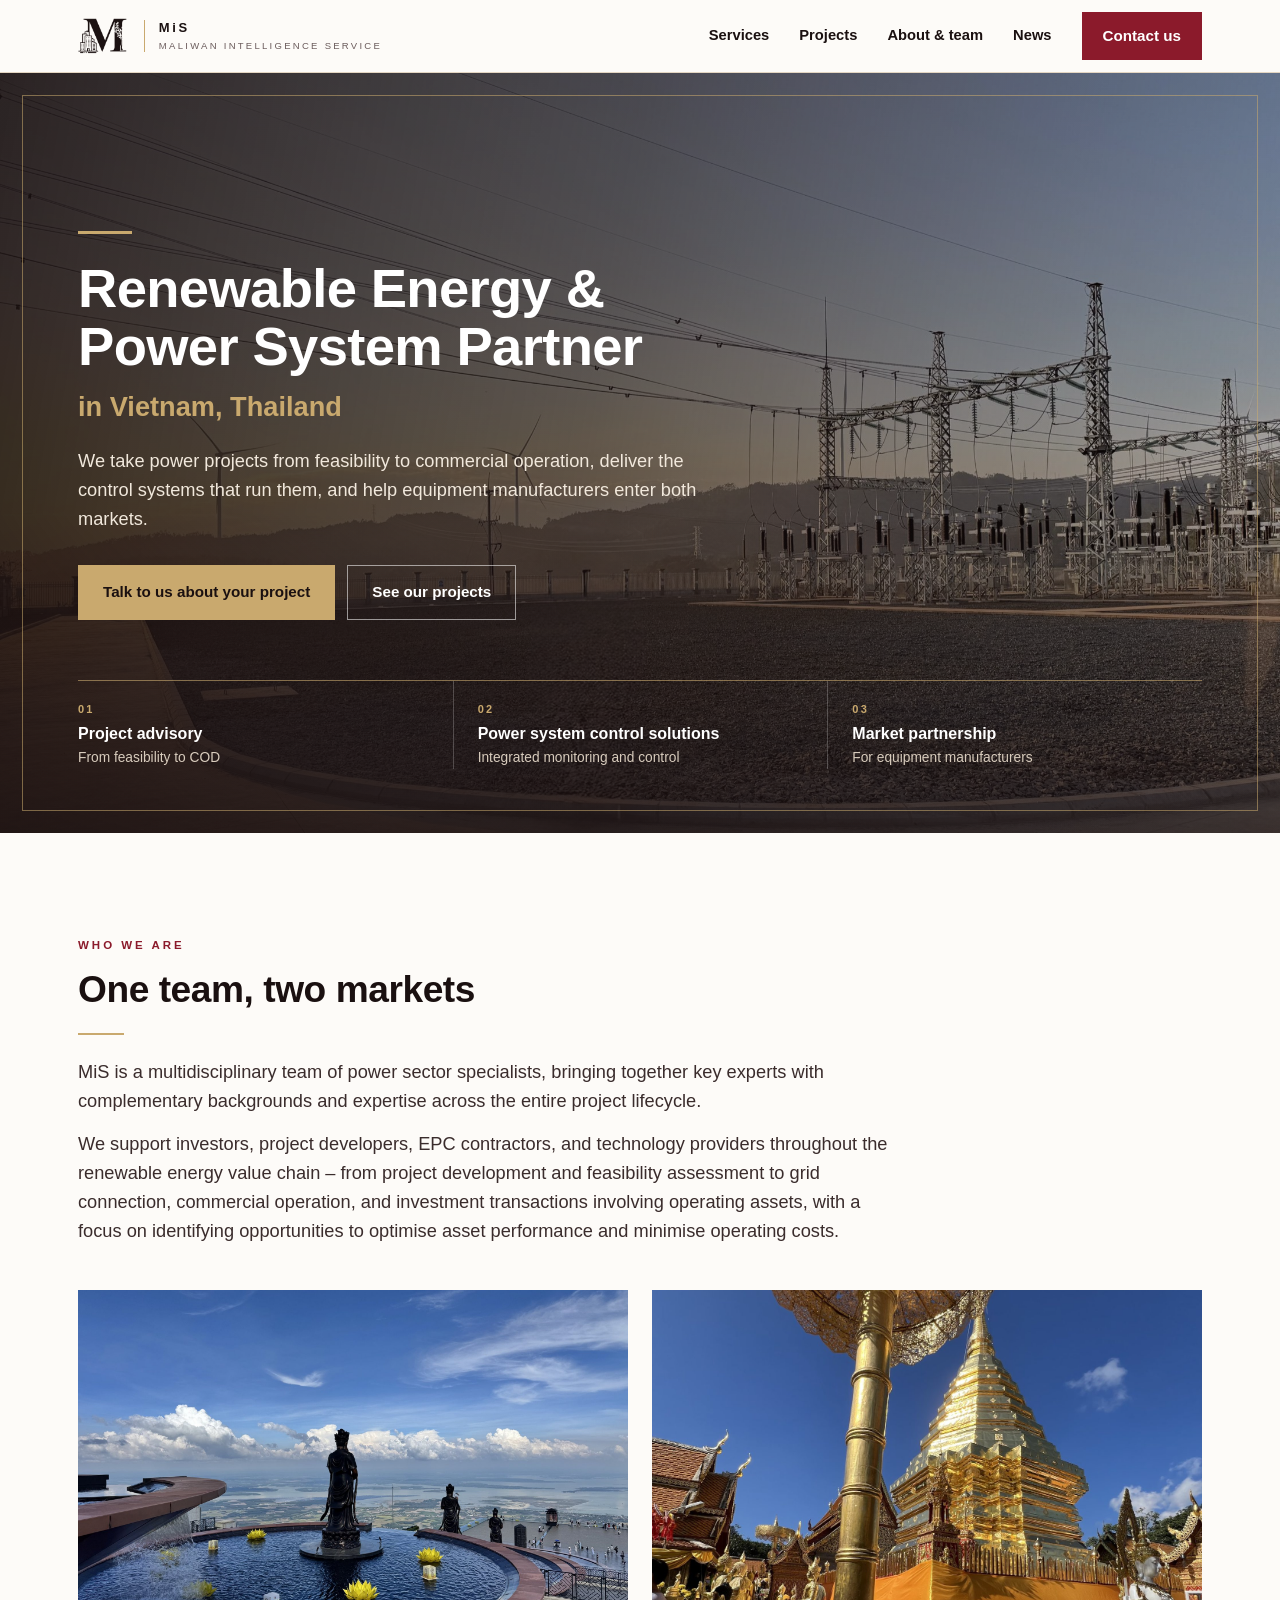
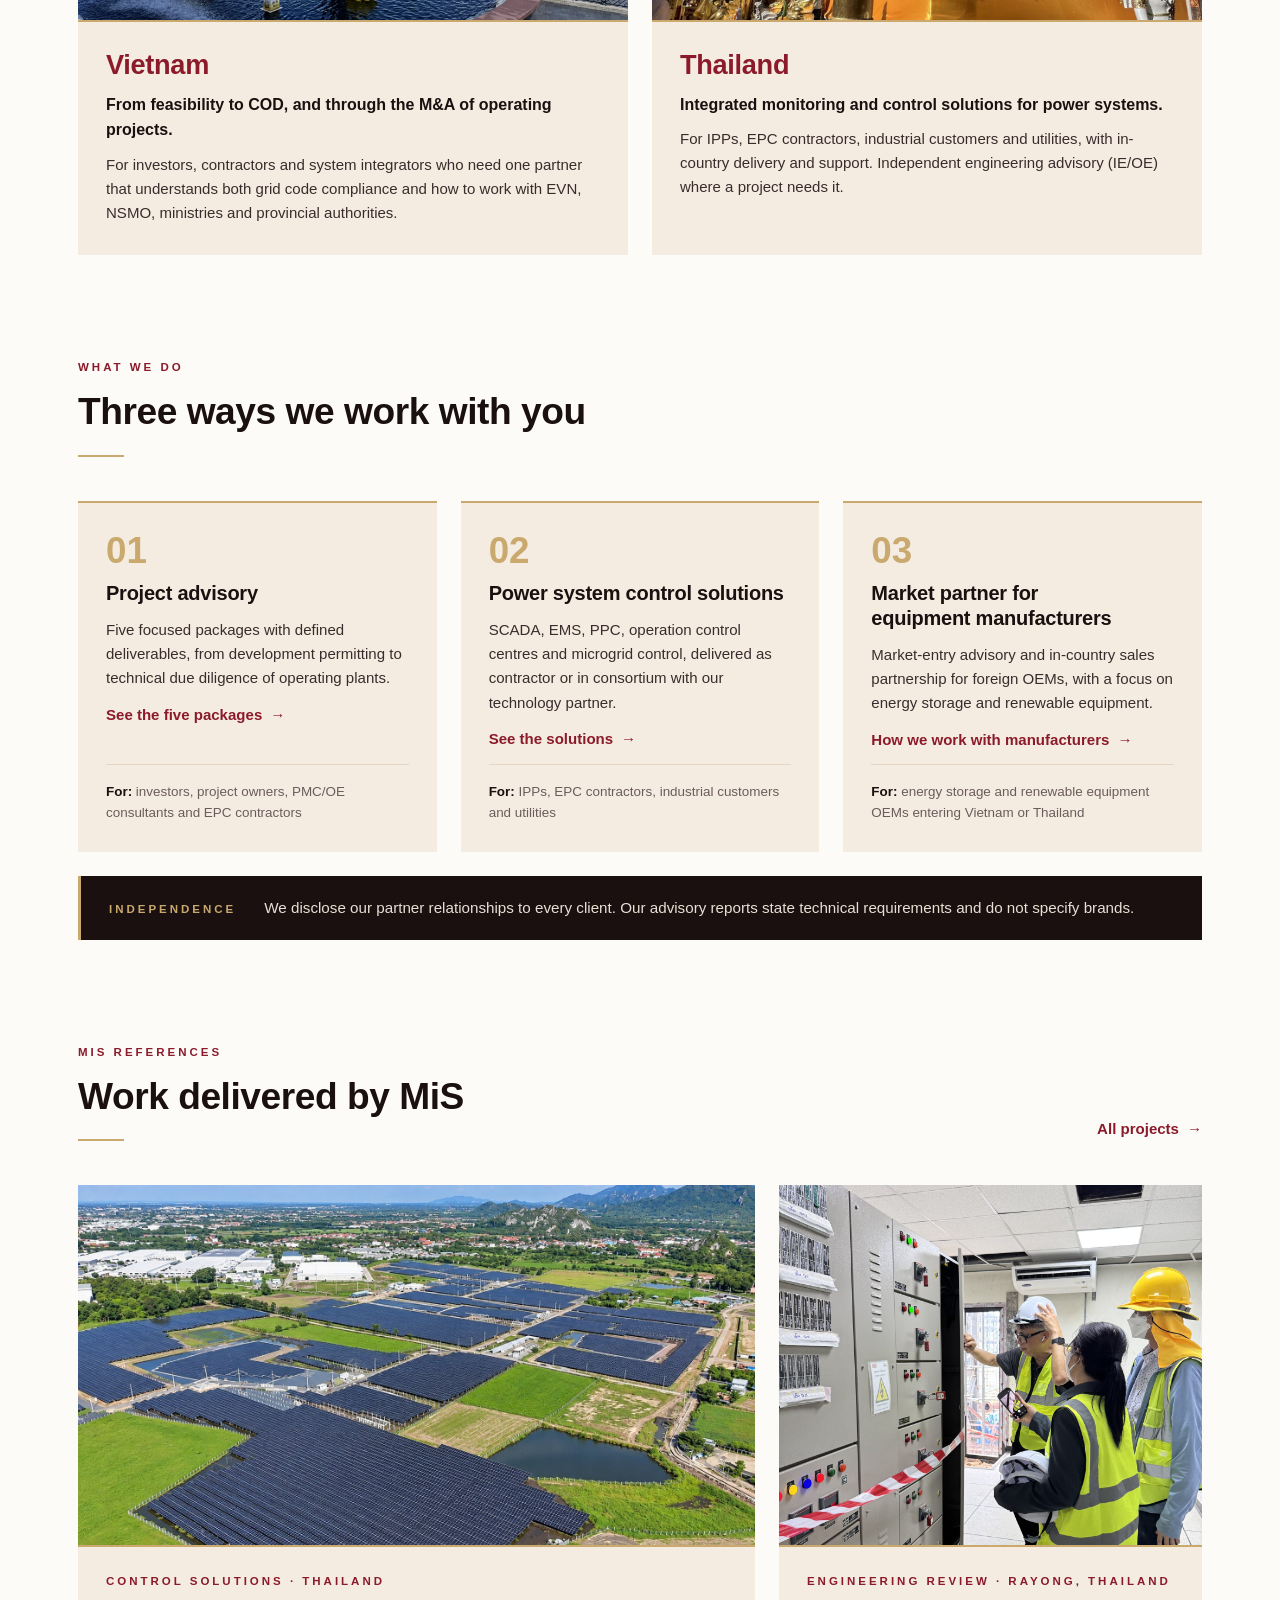
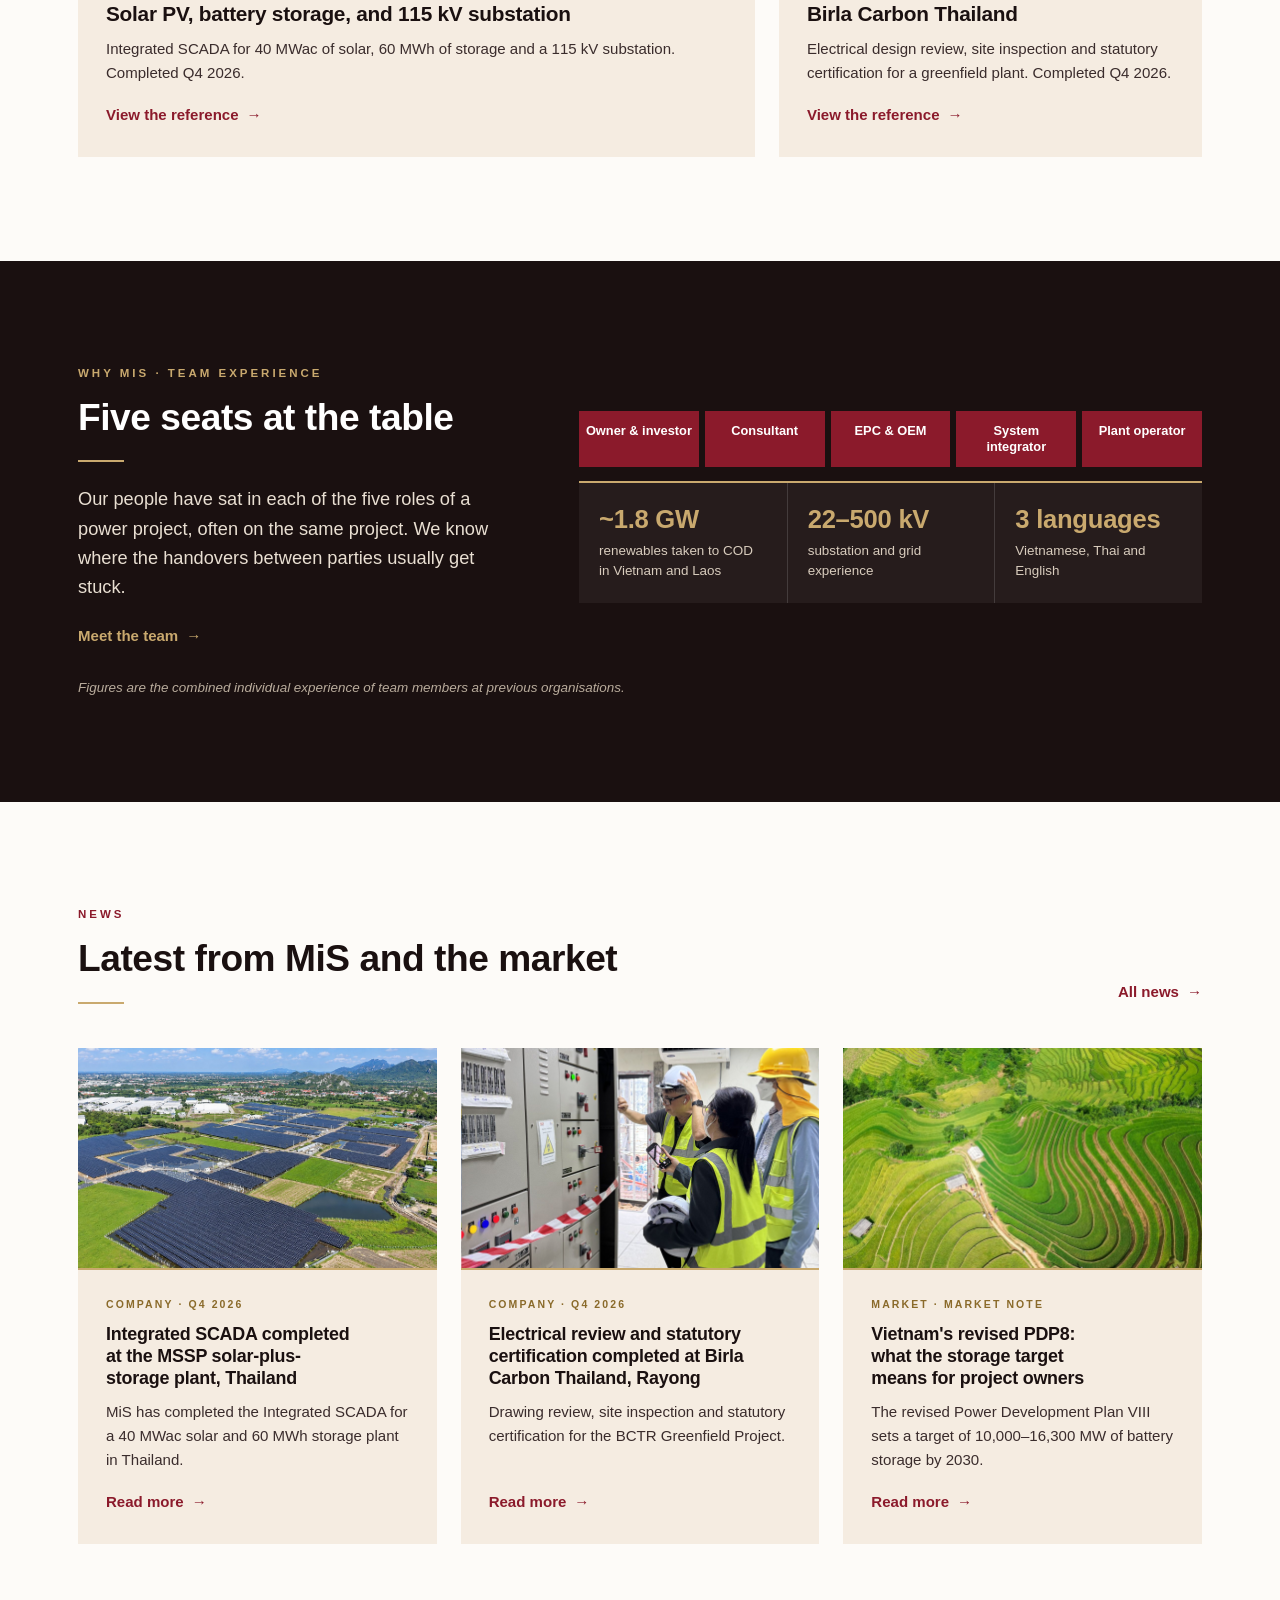
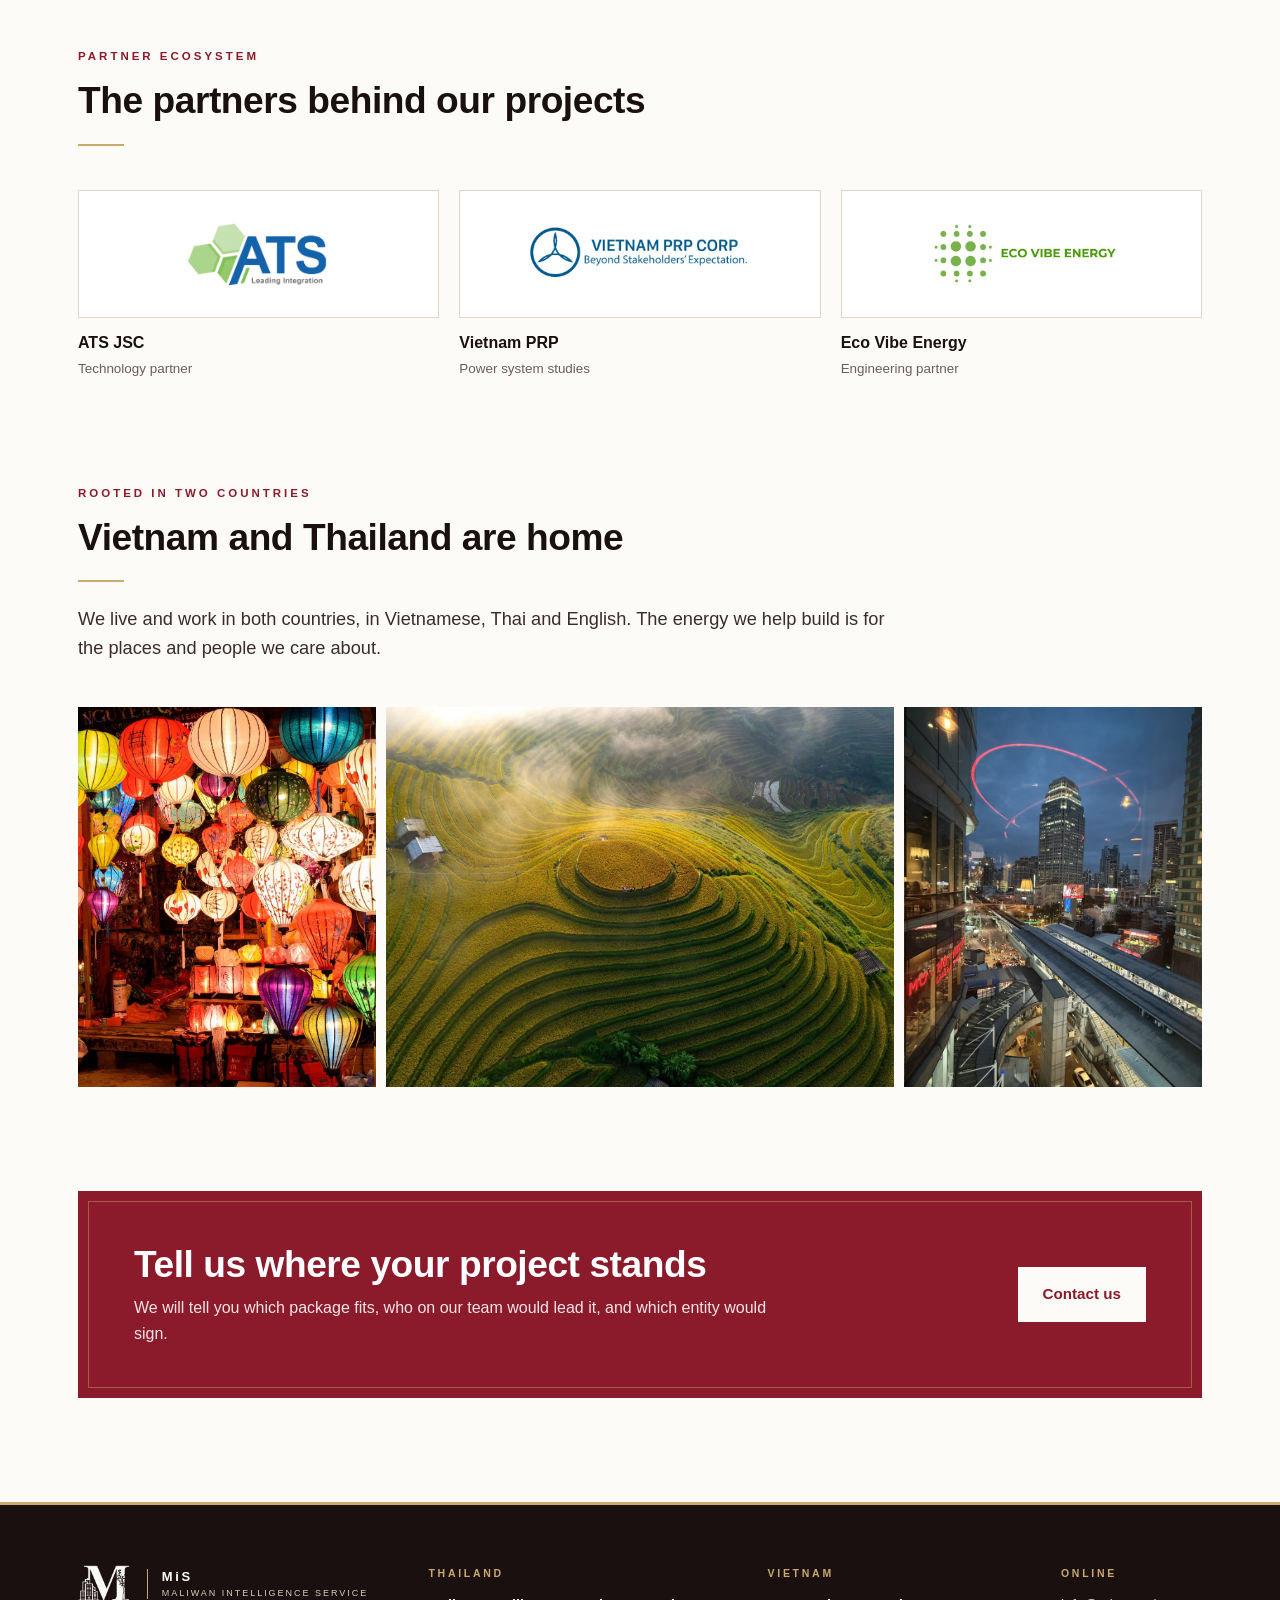
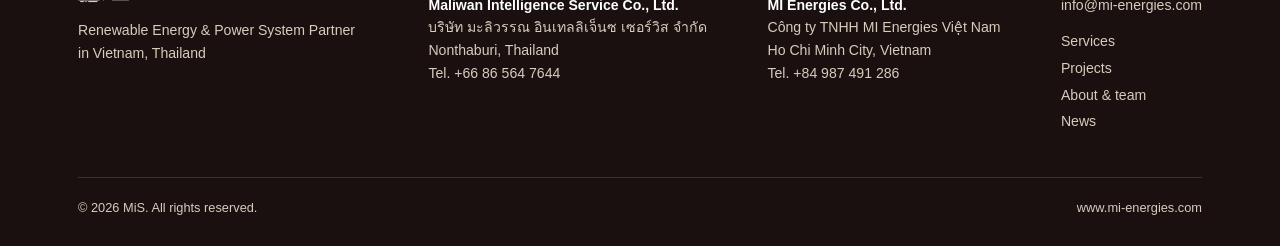
<file: index.html>
<!doctype html>
<html lang="en">
<head>
<meta charset="utf-8">
<meta name="viewport" content="width=device-width, initial-scale=1">
<title>MiS – Renewable Energy & Power System Partner in Vietnam, Thailand</title>
<meta name="description" content="MiS provides project advisory from feasibility to COD, integrated SCADA, EMS and PPC solutions, and market partnership for equipment manufacturers in Vietnam and Thailand.">
<meta property="og:title" content="MiS – Renewable Energy & Power System Partner in Vietnam, Thailand">
<meta property="og:description" content="MiS provides project advisory from feasibility to COD, integrated SCADA, EMS and PPC solutions, and market partnership for equipment manufacturers in Vietnam and Thailand.">
<meta property="og:image" content="/images/hero-wind-substation.jpg">
<meta name="theme-color" content="#8B1A2B">
<link rel="icon" type="image/png" href="/images/favicon.png">
<link rel="apple-touch-icon" href="/images/apple-touch-icon.png">
<link rel="stylesheet" href="/css/style.css">
<script>document.documentElement.className += ' js';</script>
<link rel="canonical" href="https://mi-energies.com/">
</head>
<body>
<a class="skip" href="#main">Skip to content</a>
<header class="hdr">
  <div class="wrap">
    <a class="brand" href="/" aria-label="MiS – home"><img src="/images/mis-mark-dark.png" alt="" width="340" height="236"><span class="bt"><span class="bn">MiS</span><span class="bs">Maliwan Intelligence Service</span></span></a>
    <button class="burger" type="button" aria-expanded="false" aria-controls="nav">Menu</button>
    <nav class="nav" id="nav" aria-label="Main">
      <a href="/services/">Services</a>
      <a href="/projects/">Projects</a>
      <a href="/about/">About &amp; team</a>
      <a href="/news/">News</a>
      <a class="btn" href="/about/#contact">Contact us</a>
    </nav>
  </div>
</header>
<main id="main">
<section class="hero"><div class="bg" style="background-image:url(/images/hero-wind-substation.jpg);background-position:center 62%"></div><div class="frame"></div><div class="wrap">
  <div class="rule"></div>
  <h1>Renewable Energy &amp; Power System Partner <span>in Vietnam, Thailand</span></h1>
  <p class="lead">We take power projects from feasibility to commercial operation, deliver the control systems that run them, and help equipment manufacturers enter both markets.</p>
  <div class="btns"><a class="btn gold" href="/about/#contact">Talk to us about your project</a><a class="btn ghost" href="/projects/">See our projects</a></div>
  <div class="pillars">
    <a href="/services/#advisory"><div class="n">01</div><div class="t">Project advisory</div><div class="s">From feasibility to COD</div></a>
    <a href="/services/#solutions"><div class="n">02</div><div class="t">Power system control solutions</div><div class="s">Integrated monitoring and control</div></a>
    <a href="/services/#partner"><div class="n">03</div><div class="t">Market partnership</div><div class="s">For equipment manufacturers</div></a>
  </div>
</div></section>

<section class="wrap sec">
  <div class="head rv"><div class="eyebrow">Who we are</div><h2>One team, two markets</h2><div class="rule"></div><p class="lead">MiS is a multidisciplinary team of power sector specialists, bringing together key experts with complementary backgrounds and expertise across the entire project lifecycle.</p><p class="lead" style="margin-top:14px">We support investors, project developers, EPC contractors, and technology providers throughout the renewable energy value chain – from project development and feasibility assessment to grid connection, commercial operation, and investment transactions involving operating assets, with a focus on identifying opportunities to optimise asset performance and minimise operating costs.</p></div>
  <div class="grid g2">
    <div class="card market rv"><div class="zoom"><div class="ph" role="img" aria-label="Ba Den Mountain, Tay Ninh, Vietnam" style="background-image:url(/images/v02-nui-ba.jpg)"></div></div><div class="body"><h3>Vietnam</h3><p class="b">From feasibility to COD, and through the M&amp;A of operating projects.</p><p class="sm">For investors, contractors and system integrators who need one partner that understands both grid code compliance and how to work with EVN, NSMO, ministries and provincial authorities.</p></div></div>
    <div class="card market rv d1"><div class="zoom"><div class="ph" role="img" aria-label="Golden temple in Chiang Mai, Thailand" style="background-image:url(/images/t03-chiang-mai-temple.jpg);background-position:center 30%"></div></div><div class="body"><h3>Thailand</h3><p class="b">Integrated monitoring and control solutions for power systems.</p><p class="sm">For IPPs, EPC contractors, industrial customers and utilities, with in-country delivery and support. Independent engineering advisory (IE/OE) where a project needs it.</p></div></div>
  </div>
</section>

<section class="wrap sec">
  <div class="head rv"><div class="eyebrow">What we do</div><h2>Three ways we work with you</h2><div class="rule"></div></div>
  <div class="grid g3">
    <div class="svc rv"><div class="n">01</div><h3>Project advisory</h3><p class="sm">Five focused packages with defined deliverables, from development permitting to technical due diligence of operating plants.</p><a class="more" href="/services/#advisory">See the five packages</a><div class="for"><b>For:</b> investors, project owners, PMC/OE consultants and EPC contractors</div></div>
    <div class="svc rv d1"><div class="n">02</div><h3>Power system control solutions</h3><p class="sm">SCADA, EMS, PPC, operation control centres and microgrid control, delivered as contractor or in consortium with our technology partner.</p><a class="more" href="/services/#solutions">See the solutions</a><div class="for"><b>For:</b> IPPs, EPC contractors, industrial customers and utilities</div></div>
    <div class="svc rv d2"><div class="n">03</div><h3>Market partner for equipment manufacturers</h3><p class="sm">Market-entry advisory and in-country sales partnership for foreign OEMs, with a focus on energy storage and renewable equipment.</p><a class="more" href="/services/#partner">How we work with manufacturers</a><div class="for"><b>For:</b> energy storage and renewable equipment OEMs entering Vietnam or Thailand</div></div>
  </div>
  <div class="indep rv"><span class="eyebrow gold">Independence</span><span>We disclose our partner relationships to every client. Our advisory reports state technical requirements and do not specify brands.</span></div>
</section>

<section class="wrap sec">
  <div class="head-row rv"><div class="head"><div class="eyebrow">MiS references</div><h2>Work delivered by MiS</h2><div class="rule"></div></div><a class="more" href="/projects/">All projects</a></div>
  <div class="grid refs">
    <a class="card rv" href="/projects/#mssp"><div class="zoom"><div class="ph" role="img" aria-label="Aerial view of the solar PV and battery storage plant in Thailand" style="background-image:url(/images/p01-mssp-overview.jpg);height:360px"></div></div><div class="body"><div class="eyebrow">Control solutions · Thailand</div><h3>Solar PV, battery storage, and 115 kV substation</h3><p class="sm">Integrated SCADA for 40 MWac of solar, 60 MWh of storage and a 115 kV substation. Completed Q4 2026.</p><span class="more">View the reference</span></div></a>
    <a class="card rv d1" href="/projects/#bctr"><div class="zoom"><div class="ph" role="img" aria-label="MiS engineers inspecting switchgear" style="background-image:url(/images/p09-bctr-inspection.jpg);height:360px;background-position:center 30%"></div></div><div class="body"><div class="eyebrow">Engineering review · Rayong, Thailand</div><h3>Birla Carbon Thailand</h3><p class="sm">Electrical design review, site inspection and statutory certification for a greenfield plant. Completed Q4 2026.</p><span class="more">View the reference</span></div></a>
  </div>
</section>

<section class="on-dark mt band"><div class="wrap">
  <div class="split wide-r center">
    <div class="rv"><div class="eyebrow">Why MiS · Team experience</div><h2 style="margin-top:14px">Five seats at the table</h2><div class="rule"></div><p class="lead" style="margin-top:22px">Our people have sat in each of the five roles of a power project, often on the same project. We know where the handovers between parties usually get stuck.</p><p style="margin-top:22px"><a class="more" href="/about/#experience">Meet the team</a></p></div>
    <div class="rv d1"><div class="seats"><div>Owner &amp; investor</div><div>Consultant</div><div>EPC &amp; OEM</div><div>System integrator</div><div>Plant operator</div></div><div style="height:14px"></div><div class="stats">
    <div><div class="num">~1.8 GW</div><div class="xs">renewables taken to COD in Vietnam and Laos</div></div>
    <div><div class="num">22–500 kV</div><div class="xs">substation and grid experience</div></div>
    <div><div class="num">3 languages</div><div class="xs">Vietnamese, Thai and English</div></div>
  </div></div>
  </div>
  <p class="note rv" style="margin-top:28px;color:#B9AC9C">Figures are the combined individual experience of team members at previous organisations.</p>
</div></section>

<section class="wrap sec">
  <div class="head-row rv"><div class="head"><div class="eyebrow">News</div><h2>Latest from MiS and the market</h2><div class="rule"></div></div><a class="more" href="/news/">All news</a></div>
  <div class="news-grid" id="latest-news"></div>
  <noscript><p><a class="more" href="/news/">Read the news</a></p></noscript>
</section>

<section class="wrap sec">
  <div class="head rv"><div class="eyebrow">Partner ecosystem</div><h2>The partners behind our projects</h2><div class="rule"></div></div>
  <div class="partners">
    <a class="rv" href="https://www.ats.com.vn" target="_blank" rel="noopener"><div class="logo"><img src="/images/partner-ats.png" alt="ATS JSC"></div><div><span class="b">ATS JSC</span><br><span class="xs muted">Technology partner</span></div></a>
    <a class="rv d1" href="https://www.vietnamprp.com" target="_blank" rel="noopener"><div class="logo"><img src="/images/partner-vietnam-prp.png" alt="Vietnam PRP"></div><div><span class="b">Vietnam PRP</span><br><span class="xs muted">Power system studies</span></div></a>
    <a class="rv d2" href="https://www.ecovibeenergy.com" target="_blank" rel="noopener"><div class="logo"><img src="/images/partner-eco-vibe-energy.png" alt="Eco Vibe Energy"></div><div><span class="b">Eco Vibe Energy</span><br><span class="xs muted">Engineering partner</span></div></a>
  </div>
</section>

<section class="wrap sec">
  <div class="head rv"><div class="eyebrow">Rooted in two countries</div><h2>Vietnam and Thailand are home</h2><div class="rule"></div><p class="lead">We live and work in both countries, in Vietnamese, Thai and English. The energy we help build is for the places and people we care about.</p></div>
  <div class="gal rv">
    <div class="zoom"><div class="ph" role="img" aria-label="Lanterns in Hoi An, Vietnam" style="background-image:url(/images/v03-hoi-an-lanterns.jpg)"></div></div>
    <div class="zoom"><div class="ph" role="img" aria-label="Terraced rice fields in Mu Cang Chai, Vietnam" style="background-image:url(/images/v01-mu-cang-chai-1.jpg)"></div></div>
    <div class="zoom"><div class="ph" role="img" aria-label="Bangkok at dusk" style="background-image:url(/images/t02-bangkok.jpg)"></div></div>
  </div>
</section>
<section class="wrap sec sec-b"><div class="cta rv"><div><h2>Tell us where your project stands</h2><p>We will tell you which package fits, who on our team would lead it, and which entity would sign.</p></div><a class="btn light" href="/about/#contact">Contact us</a></div></section>
</main>
<footer class="ftr">
  <div class="wrap">
    <div class="cols">
      <div>
        <div class="fbrand"><img src="/images/mis-mark-light.png" alt="" width="340" height="236"><span class="bt"><span class="bn">MiS</span><span class="bs">Maliwan Intelligence Service</span></span></div>
        <p>Renewable Energy &amp; Power System Partner in Vietnam, Thailand</p>
      </div>
      <div><div class="h">Thailand</div><div class="co">Maliwan Intelligence Service Co., Ltd.</div><div lang="th">บริษัท มะลิวรรณ อินเทลลิเจ็นซ เซอร์วิส จำกัด</div><div>Nonthaburi, Thailand</div><div>Tel. <a href="tel:+66865647644">+66 86 564 7644</a></div></div>
      <div><div class="h">Vietnam</div><div class="co">MI Energies Co., Ltd.</div><div lang="vi">Công ty TNHH MI Energies Việt Nam</div><div>Ho Chi Minh City, Vietnam</div><div>Tel. <a href="tel:+84987491286">+84 987 491 286</a></div></div>
      <div><div class="h">Online</div><div><a href="mailto:info@mi-energies.com">info@mi-energies.com</a></div>
        <ul style="margin-top:14px"><li><a href="/services/">Services</a></li><li><a href="/projects/">Projects</a></li><li><a href="/about/">About &amp; team</a></li><li><a href="/news/">News</a></li></ul></div>
    </div>
    <div class="bot"><span>© 2026 MiS. All rights reserved.</span><span>www.mi-energies.com</span></div>
  </div>
</footer>
<script src="/js/news-data.js"></script>
<script src="/js/main.js"></script>
</body>
</html>
</file>
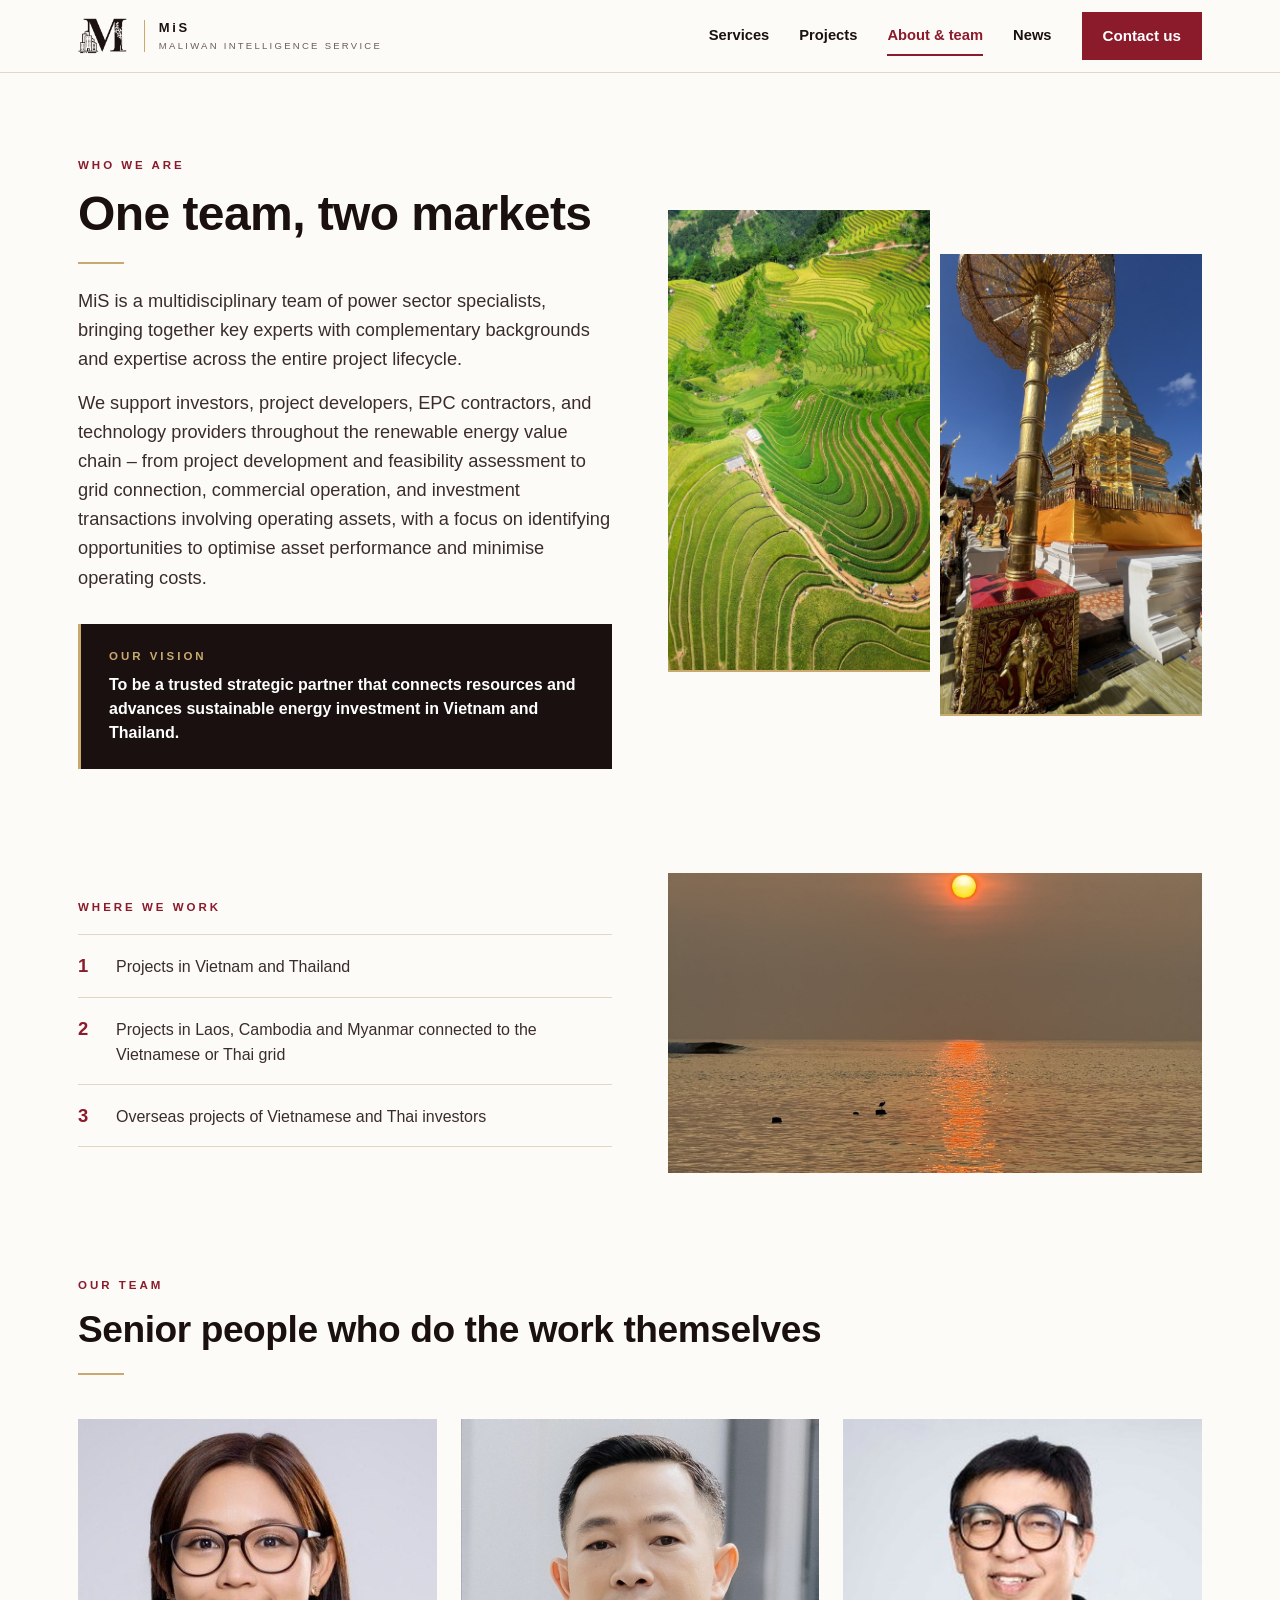
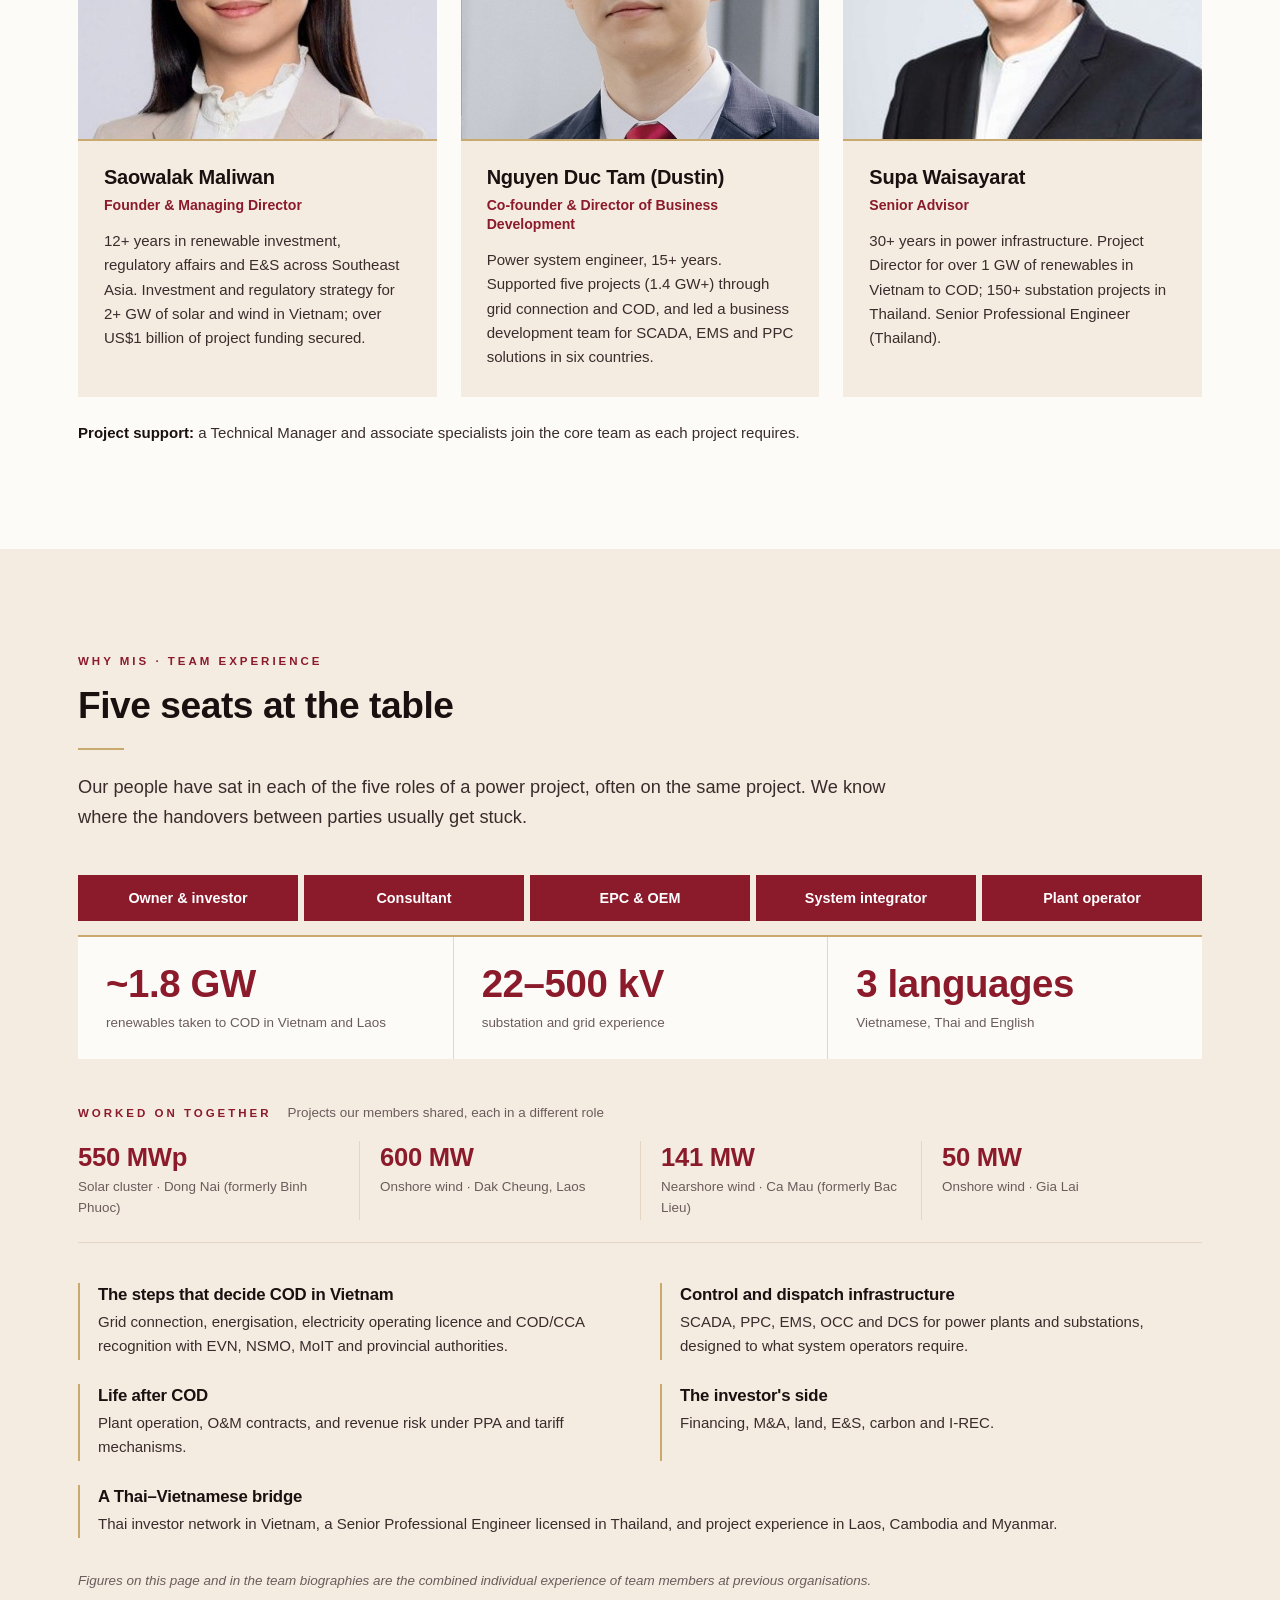
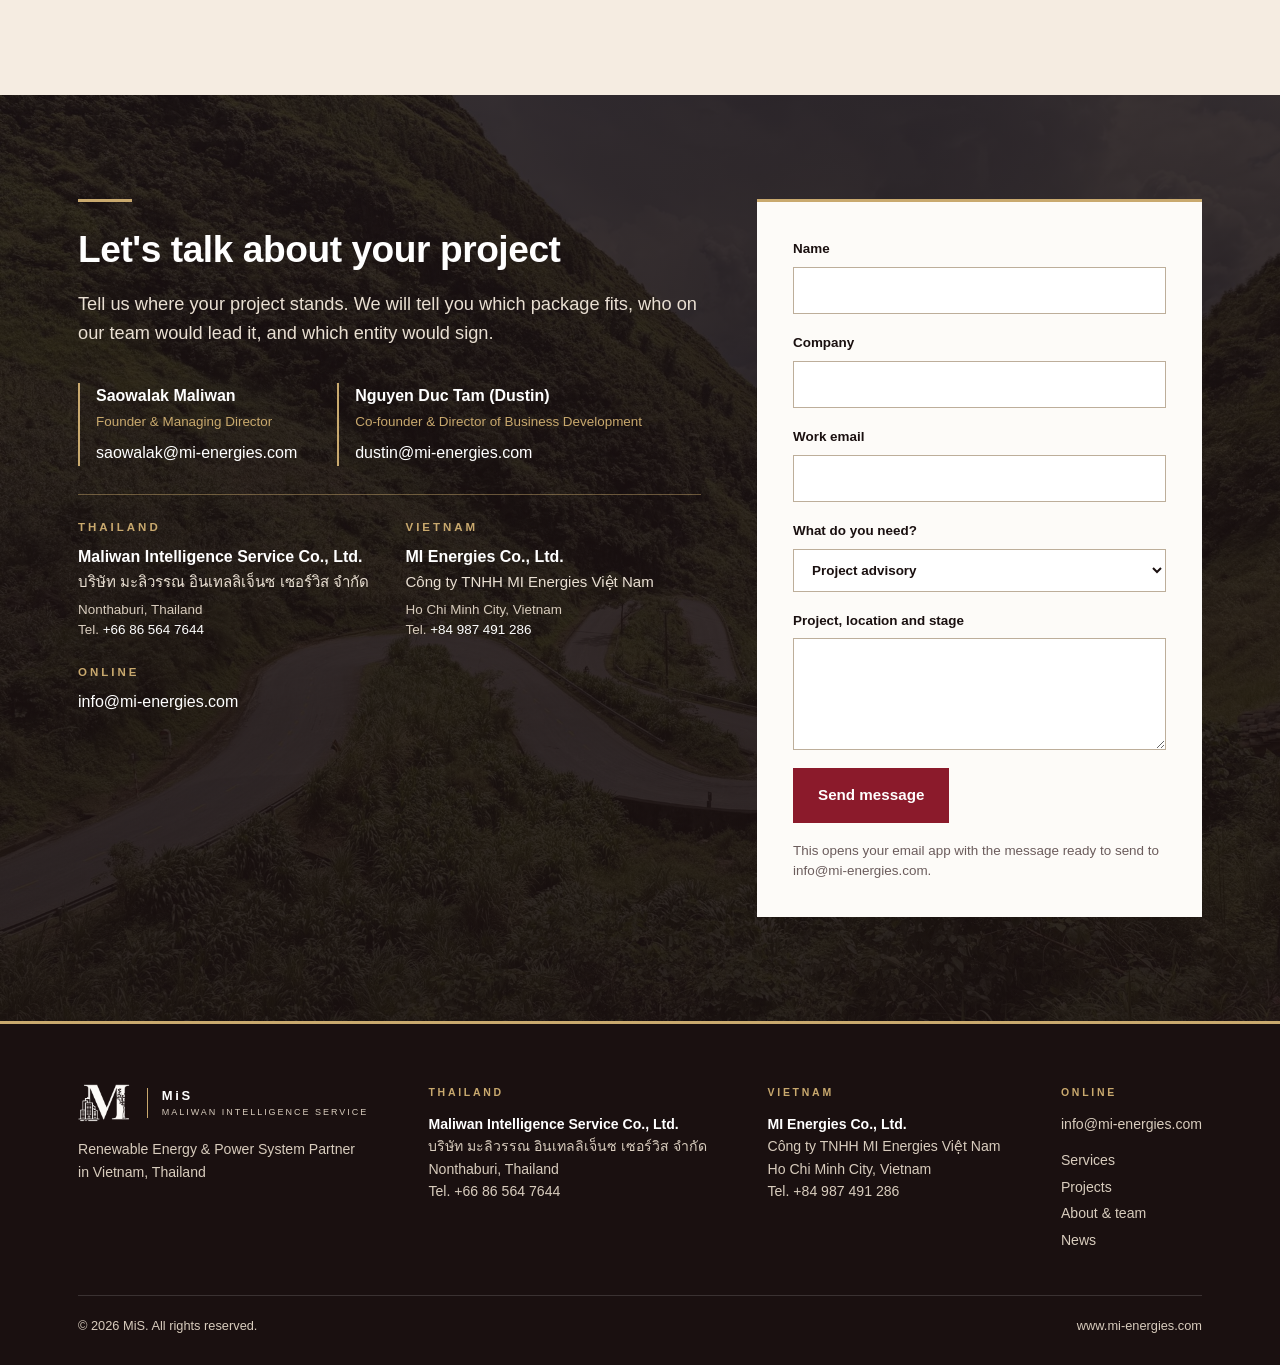
<file: about/index.html>
<!doctype html>
<html lang="en">
<head>
<meta charset="utf-8">
<meta name="viewport" content="width=device-width, initial-scale=1">
<title>About, team and contact – MiS</title>
<meta name="description" content="MiS is a multidisciplinary team of power sector specialists, bringing together key experts with complementary backgrounds and expertise across the entire project lifecycle. Meet the team and contact us.">
<meta property="og:title" content="About, team and contact – MiS">
<meta property="og:description" content="MiS is a multidisciplinary team of power sector specialists, bringing together key experts with complementary backgrounds and expertise across the entire project lifecycle. Meet the team and contact us.">
<meta property="og:image" content="/images/v01-mu-cang-chai-2.jpg">
<meta name="theme-color" content="#8B1A2B">
<link rel="icon" type="image/png" href="/images/favicon.png">
<link rel="apple-touch-icon" href="/images/apple-touch-icon.png">
<link rel="stylesheet" href="/css/style.css">
<script>document.documentElement.className += ' js';</script>
<link rel="canonical" href="https://mi-energies.com/about/">
</head>
<body>
<a class="skip" href="#main">Skip to content</a>
<header class="hdr">
  <div class="wrap">
    <a class="brand" href="/" aria-label="MiS – home"><img src="/images/mis-mark-dark.png" alt="" width="340" height="236"><span class="bt"><span class="bn">MiS</span><span class="bs">Maliwan Intelligence Service</span></span></a>
    <button class="burger" type="button" aria-expanded="false" aria-controls="nav">Menu</button>
    <nav class="nav" id="nav" aria-label="Main">
      <a href="/services/">Services</a>
      <a href="/projects/">Projects</a>
      <a href="/about/" class="on" aria-current="page">About &amp; team</a>
      <a href="/news/">News</a>
      <a class="btn" href="/about/#contact">Contact us</a>
    </nav>
  </div>
</header>
<main id="main">
<section class="wrap pagehead"><div class="split center">
  <div class="rv">
    <div class="eyebrow">Who we are</div>
    <h1 style="margin-top:14px">One team, two markets</h1><div class="rule"></div>
    <p class="lead" style="margin-top:22px">MiS is a multidisciplinary team of power sector specialists, bringing together key experts with complementary backgrounds and expertise across the entire project lifecycle.</p><p class="lead" style="margin-top:14px">We support investors, project developers, EPC contractors, and technology providers throughout the renewable energy value chain – from project development and feasibility assessment to grid connection, commercial operation, and investment transactions involving operating assets, with a focus on identifying opportunities to optimise asset performance and minimise operating costs.</p>
    <div class="box" style="margin-top:32px"><div class="eyebrow">Our vision</div><p>To be a trusted strategic partner that connects resources and advances sustainable energy investment in Vietnam and Thailand.</p></div>
  </div>
  <div class="rv d1" style="display:grid;grid-template-columns:1fr 1fr;gap:10px;align-items:start">
    <div class="zoom" style="border-bottom:2px solid var(--g)"><div class="ph" role="img" aria-label="Terraced rice fields in Mu Cang Chai, Vietnam" style="background-image:url(/images/v01-mu-cang-chai-2.jpg);height:460px"></div></div>
    <div class="zoom" style="border-bottom:2px solid var(--g);margin-top:44px"><div class="ph" role="img" aria-label="Golden temple in Chiang Mai, Thailand" style="background-image:url(/images/t03-chiang-mai-temple.jpg);height:460px;background-position:center 30%"></div></div>
  </div>
</div></section>

<section class="wrap sec"><div class="split center">
  <div class="rv"><div class="eyebrow">Where we work</div>
    <ol class="where" style="margin-top:18px">
      <li><span class="n">1</span><span>Projects in Vietnam and Thailand</span></li>
      <li><span class="n">2</span><span>Projects in Laos, Cambodia and Myanmar connected to the Vietnamese or Thai grid</span></li>
      <li><span class="n">3</span><span>Overseas projects of Vietnamese and Thai investors</span></li>
    </ol>
  </div>
  <div class="zoom rv d1"><div class="ph" role="img" aria-label="Sunset over the Mekong" style="background-image:url(/images/x01-mekong.jpg);height:300px;background-position:center 62%"></div></div>
</div></section>

<section class="wrap sec" id="team">
  <div class="head rv"><div class="eyebrow">Our team</div><h2>Senior people who do the work themselves</h2><div class="rule"></div></div>
  <div class="grid g3">
    <div class="person rv "><div class="ph" role="img" aria-label="Saowalak Maliwan" style="background-image:url(/images/team-saowalak.jpg)"></div><div class="body"><h3>Saowalak Maliwan</h3><div class="role">Founder &amp; Managing Director</div><p>12+ years in renewable investment, regulatory affairs and E&amp;S across Southeast Asia. Investment and regulatory strategy for 2+ GW of solar and wind in Vietnam; over US$1 billion of project funding secured.</p></div></div>
    <div class="person rv d1"><div class="ph" role="img" aria-label="Nguyen Duc Tam (Dustin)" style="background-image:url(/images/team-dustin.jpg)"></div><div class="body"><h3>Nguyen Duc Tam (Dustin)</h3><div class="role">Co-founder &amp; Director of Business Development</div><p>Power system engineer, 15+ years. Supported five projects (1.4 GW+) through grid connection and COD, and led a business development team for SCADA, EMS and PPC solutions in six countries.</p></div></div>
    <div class="person rv d2"><div class="ph" role="img" aria-label="Supa Waisayarat" style="background-image:url(/images/team-supa.jpg)"></div><div class="body"><h3>Supa Waisayarat</h3><div class="role">Senior Advisor</div><p>30+ years in power infrastructure. Project Director for over 1 GW of renewables in Vietnam to COD; 150+ substation projects in Thailand. Senior Professional Engineer (Thailand).</p></div></div>
  </div>
  <p class="sm rv" style="margin-top:24px"><span class="b">Project support:</span> a Technical Manager and associate specialists join the core team as each project requires.</p>
</section>

<section class="tint mt band" id="experience"><div class="wrap">
  <div class="head rv"><div class="eyebrow">Why MiS · Team experience</div><h2>Five seats at the table</h2><div class="rule"></div><p class="lead">Our people have sat in each of the five roles of a power project, often on the same project. We know where the handovers between parties usually get stuck.</p></div>
  <div class="rv"><div class="seats"><div>Owner &amp; investor</div><div>Consultant</div><div>EPC &amp; OEM</div><div>System integrator</div><div>Plant operator</div></div></div>
  <div class="rv" style="margin-top:14px;background:var(--o)"><div class="stats" style="background:var(--o)">
    <div><div class="num">~1.8 GW</div><div class="xs">renewables taken to COD in Vietnam and Laos</div></div>
    <div><div class="num">22–500 kV</div><div class="xs">substation and grid experience</div></div>
    <div><div class="num">3 languages</div><div class="xs">Vietnamese, Thai and English</div></div>
  </div></div>
  <div class="rv" style="margin-top:44px"><div style="display:flex;flex-wrap:wrap;gap:6px 16px;align-items:baseline;margin-bottom:18px"><div class="eyebrow">Worked on together</div><div class="xs muted">Projects our members shared, each in a different role</div></div>
    <div class="worked">
      <div><div class="num">550 MWp</div><div class="xs">Solar cluster · Dong Nai (formerly Binh Phuoc)</div></div>
      <div><div class="num">600 MW</div><div class="xs">Onshore wind · Dak Cheung, Laos</div></div>
      <div><div class="num">141 MW</div><div class="xs">Nearshore wind · Ca Mau (formerly Bac Lieu)</div></div>
      <div><div class="num">50 MW</div><div class="xs">Onshore wind · Gia Lai</div></div>
    </div>
  </div>
  <div class="caps rv" style="margin-top:40px">
    <div><h3>The steps that decide COD in Vietnam</h3><p class="sm">Grid connection, energisation, electricity operating licence and COD/CCA recognition with EVN, NSMO, MoIT and provincial authorities.</p></div>
    <div><h3>Control and dispatch infrastructure</h3><p class="sm">SCADA, PPC, EMS, OCC and DCS for power plants and substations, designed to what system operators require.</p></div>
    <div><h3>Life after COD</h3><p class="sm">Plant operation, O&amp;M contracts, and revenue risk under PPA and tariff mechanisms.</p></div>
    <div><h3>The investor's side</h3><p class="sm">Financing, M&amp;A, land, E&amp;S, carbon and I-REC.</p></div>
    <div class="wide"><h3>A Thai–Vietnamese bridge</h3><p class="sm">Thai investor network in Vietnam, a Senior Professional Engineer licensed in Thailand, and project experience in Laos, Cambodia and Myanmar.</p></div>
  </div>
  <p class="note rv" style="margin-top:32px">Figures on this page and in the team biographies are the combined individual experience of team members at previous organisations.</p>
</div></section>

<section class="on-dark contact-sec" id="contact"><div class="bg"></div><div class="wrap split wide-l band">
  <div class="rv" style="display:grid;gap:28px">
    <div><div class="rule" style="width:54px;height:3px;margin:0 0 26px"></div><h2>Let's talk about your project</h2><p class="lead" style="margin-top:18px">Tell us where your project stands. We will tell you which package fits, who on our team would lead it, and which entity would sign.</p></div>
    <div class="people">
      <div><div class="b">Saowalak Maliwan</div><div class="r">Founder &amp; Managing Director</div><a href="mailto:saowalak@mi-energies.com">saowalak@mi-energies.com</a></div>
      <div><div class="b">Nguyen Duc Tam (Dustin)</div><div class="r">Co-founder &amp; Director of Business Development</div><a href="mailto:dustin@mi-energies.com">dustin@mi-energies.com</a></div>
    </div>
    <div class="ents">
      <div><div class="eyebrow">Thailand</div><div class="b" style="margin-top:8px">Maliwan Intelligence Service Co., Ltd.</div><div class="sm" lang="th">บริษัท มะลิวรรณ อินเทลลิเจ็นซ เซอร์วิส จำกัด</div><div class="xs" style="margin-top:6px">Nonthaburi, Thailand<br>Tel. <a href="tel:+66865647644">+66 86 564 7644</a></div></div>
      <div><div class="eyebrow">Vietnam</div><div class="b" style="margin-top:8px">MI Energies Co., Ltd.</div><div class="sm" lang="vi">Công ty TNHH MI Energies Việt Nam</div><div class="xs" style="margin-top:6px">Ho Chi Minh City, Vietnam<br>Tel. <a href="tel:+84987491286">+84 987 491 286</a></div></div>
      <div><div class="eyebrow">Online</div><div style="margin-top:8px"><a href="mailto:info@mi-energies.com">info@mi-energies.com</a></div></div>
    </div>
  </div>
  <form class="contact rv d1" id="contact-form">
    <label>Name<input name="name" type="text" autocomplete="name" required></label>
    <label>Company<input name="company" type="text" autocomplete="organization"></label>
    <label>Work email<input name="email" type="email" autocomplete="email" required></label>
    <label>What do you need?<select name="topic"><option>Project advisory</option><option>Technical due diligence</option><option>Control solutions (SCADA, EMS, PPC)</option><option>Market partnership for manufacturers</option><option>Something else</option></select></label>
    <label>Project, location and stage<textarea name="message" rows="4"></textarea></label>
    <button class="btn" type="submit" style="align-self:flex-start">Send message</button>
    <div class="note xs muted">This opens your email app with the message ready to send to info@mi-energies.com.</div>
  </form>
</div></section>
</main>
<footer class="ftr">
  <div class="wrap">
    <div class="cols">
      <div>
        <div class="fbrand"><img src="/images/mis-mark-light.png" alt="" width="340" height="236"><span class="bt"><span class="bn">MiS</span><span class="bs">Maliwan Intelligence Service</span></span></div>
        <p>Renewable Energy &amp; Power System Partner in Vietnam, Thailand</p>
      </div>
      <div><div class="h">Thailand</div><div class="co">Maliwan Intelligence Service Co., Ltd.</div><div lang="th">บริษัท มะลิวรรณ อินเทลลิเจ็นซ เซอร์วิส จำกัด</div><div>Nonthaburi, Thailand</div><div>Tel. <a href="tel:+66865647644">+66 86 564 7644</a></div></div>
      <div><div class="h">Vietnam</div><div class="co">MI Energies Co., Ltd.</div><div lang="vi">Công ty TNHH MI Energies Việt Nam</div><div>Ho Chi Minh City, Vietnam</div><div>Tel. <a href="tel:+84987491286">+84 987 491 286</a></div></div>
      <div><div class="h">Online</div><div><a href="mailto:info@mi-energies.com">info@mi-energies.com</a></div>
        <ul style="margin-top:14px"><li><a href="/services/">Services</a></li><li><a href="/projects/">Projects</a></li><li><a href="/about/">About &amp; team</a></li><li><a href="/news/">News</a></li></ul></div>
    </div>
    <div class="bot"><span>© 2026 MiS. All rights reserved.</span><span>www.mi-energies.com</span></div>
  </div>
</footer>
<script src="/js/news-data.js"></script>
<script src="/js/main.js"></script>
</body>
</html>
</file>
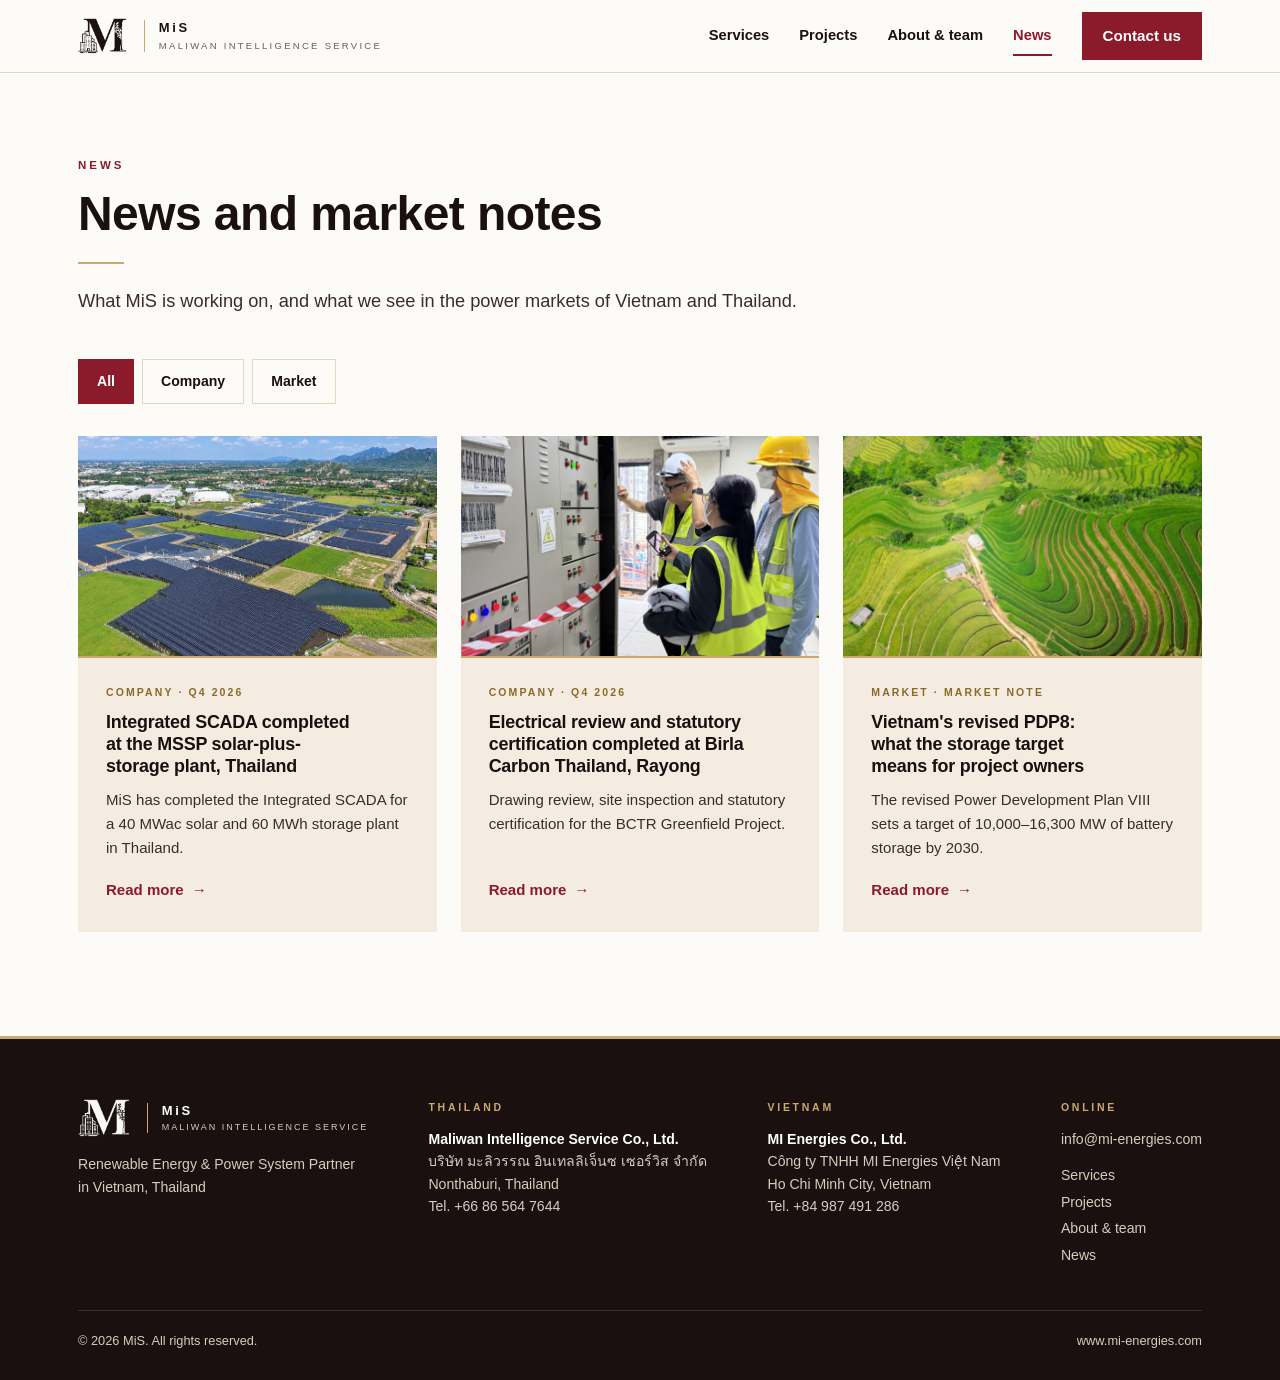
<file: news/index.html>
<!doctype html>
<html lang="en">
<head>
<meta charset="utf-8">
<meta name="viewport" content="width=device-width, initial-scale=1">
<title>News – MiS</title>
<meta name="description" content="News from MiS and notes on the power markets of Vietnam and Thailand.">
<meta property="og:title" content="News – MiS">
<meta property="og:description" content="News from MiS and notes on the power markets of Vietnam and Thailand.">
<meta property="og:image" content="/images/hero-wind-substation.jpg">
<meta name="theme-color" content="#8B1A2B">
<link rel="icon" type="image/png" href="/images/favicon.png">
<link rel="apple-touch-icon" href="/images/apple-touch-icon.png">
<link rel="stylesheet" href="/css/style.css">
<script>document.documentElement.className += ' js';</script>
<link rel="canonical" href="https://mi-energies.com/news/">
</head>
<body>
<a class="skip" href="#main">Skip to content</a>
<header class="hdr">
  <div class="wrap">
    <a class="brand" href="/" aria-label="MiS – home"><img src="/images/mis-mark-dark.png" alt="" width="340" height="236"><span class="bt"><span class="bn">MiS</span><span class="bs">Maliwan Intelligence Service</span></span></a>
    <button class="burger" type="button" aria-expanded="false" aria-controls="nav">Menu</button>
    <nav class="nav" id="nav" aria-label="Main">
      <a href="/services/">Services</a>
      <a href="/projects/">Projects</a>
      <a href="/about/">About &amp; team</a>
      <a href="/news/" class="on" aria-current="page">News</a>
      <a class="btn" href="/about/#contact">Contact us</a>
    </nav>
  </div>
</header>
<main id="main">
<section class="wrap pagehead sec-b">
  <div class="head rv"><div class="eyebrow">News</div><h1 style="margin-top:14px">News and market notes</h1><div class="rule"></div><p class="lead">What MiS is working on, and what we see in the power markets of Vietnam and Thailand.</p></div>
  <div class="chips" role="group" aria-label="Filter news">
    <button class="chip on" type="button" data-cat="All" aria-pressed="true">All</button>
    <button class="chip" type="button" data-cat="Company" aria-pressed="false">Company</button>
    <button class="chip" type="button" data-cat="Market" aria-pressed="false">Market</button>
  </div>
  <div class="news-grid" id="news-list"></div>
  <noscript><p>Please enable JavaScript to read the news.</p></noscript>
</section>
</main>
<footer class="ftr">
  <div class="wrap">
    <div class="cols">
      <div>
        <div class="fbrand"><img src="/images/mis-mark-light.png" alt="" width="340" height="236"><span class="bt"><span class="bn">MiS</span><span class="bs">Maliwan Intelligence Service</span></span></div>
        <p>Renewable Energy &amp; Power System Partner in Vietnam, Thailand</p>
      </div>
      <div><div class="h">Thailand</div><div class="co">Maliwan Intelligence Service Co., Ltd.</div><div lang="th">บริษัท มะลิวรรณ อินเทลลิเจ็นซ เซอร์วิส จำกัด</div><div>Nonthaburi, Thailand</div><div>Tel. <a href="tel:+66865647644">+66 86 564 7644</a></div></div>
      <div><div class="h">Vietnam</div><div class="co">MI Energies Co., Ltd.</div><div lang="vi">Công ty TNHH MI Energies Việt Nam</div><div>Ho Chi Minh City, Vietnam</div><div>Tel. <a href="tel:+84987491286">+84 987 491 286</a></div></div>
      <div><div class="h">Online</div><div><a href="mailto:info@mi-energies.com">info@mi-energies.com</a></div>
        <ul style="margin-top:14px"><li><a href="/services/">Services</a></li><li><a href="/projects/">Projects</a></li><li><a href="/about/">About &amp; team</a></li><li><a href="/news/">News</a></li></ul></div>
    </div>
    <div class="bot"><span>© 2026 MiS. All rights reserved.</span><span>www.mi-energies.com</span></div>
  </div>
</footer>
<script src="/js/news-data.js"></script>
<script src="/js/main.js"></script>
</body>
</html>
</file>
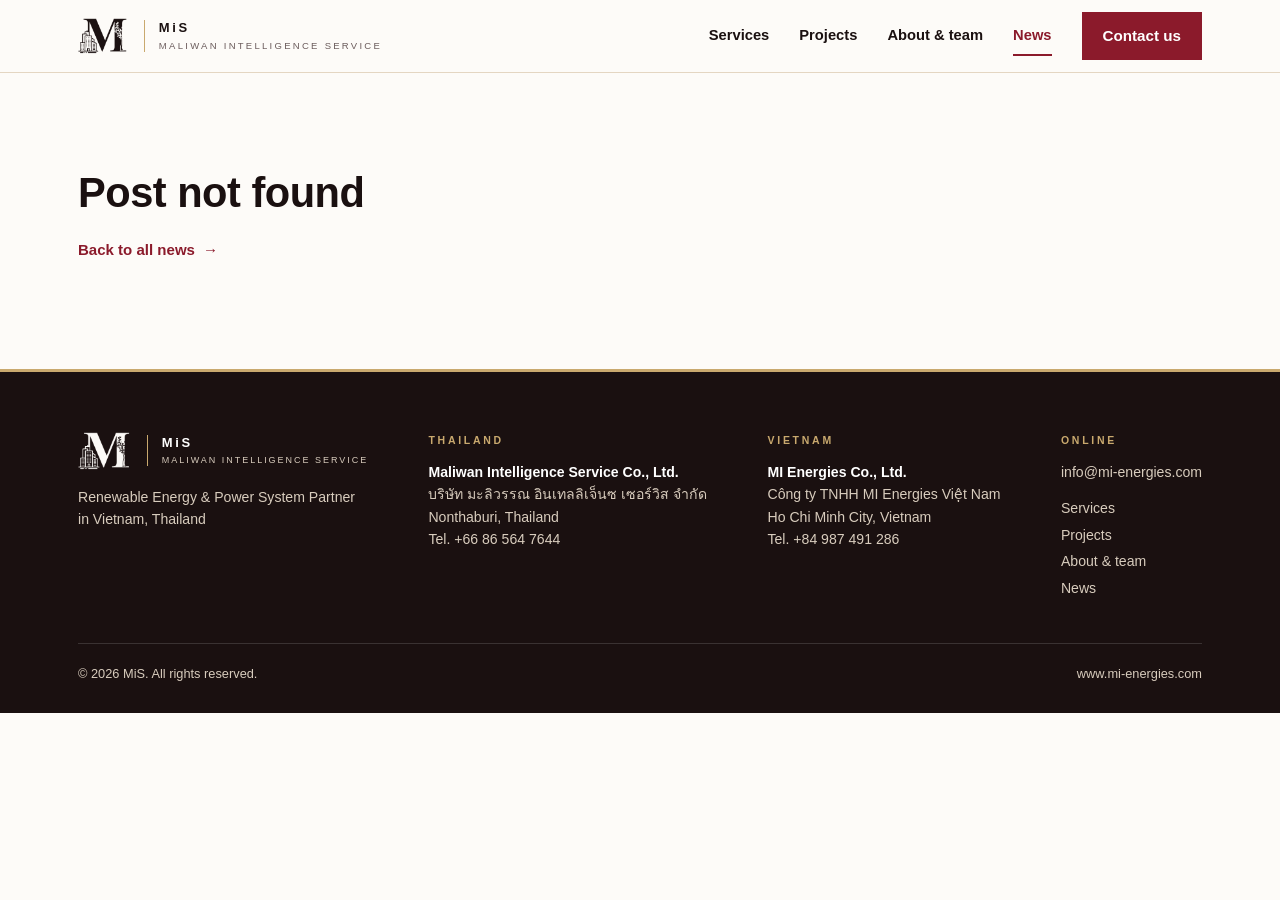
<file: post/index.html>
<!doctype html>
<html lang="en">
<head>
<meta charset="utf-8">
<meta name="viewport" content="width=device-width, initial-scale=1">
<title>News – MiS</title>
<meta name="description" content="News from MiS and notes on the power markets of Vietnam and Thailand.">
<meta property="og:title" content="News – MiS">
<meta property="og:description" content="News from MiS and notes on the power markets of Vietnam and Thailand.">
<meta property="og:image" content="/images/hero-wind-substation.jpg">
<meta name="theme-color" content="#8B1A2B">
<link rel="icon" type="image/png" href="/images/favicon.png">
<link rel="apple-touch-icon" href="/images/apple-touch-icon.png">
<link rel="stylesheet" href="/css/style.css">
<script>document.documentElement.className += ' js';</script>
<link rel="canonical" href="https://mi-energies.com/post/">
</head>
<body>
<a class="skip" href="#main">Skip to content</a>
<header class="hdr">
  <div class="wrap">
    <a class="brand" href="/" aria-label="MiS – home"><img src="/images/mis-mark-dark.png" alt="" width="340" height="236"><span class="bt"><span class="bn">MiS</span><span class="bs">Maliwan Intelligence Service</span></span></a>
    <button class="burger" type="button" aria-expanded="false" aria-controls="nav">Menu</button>
    <nav class="nav" id="nav" aria-label="Main">
      <a href="/services/">Services</a>
      <a href="/projects/">Projects</a>
      <a href="/about/">About &amp; team</a>
      <a href="/news/" class="on" aria-current="page">News</a>
      <a class="btn" href="/about/#contact">Contact us</a>
    </nav>
  </div>
</header>
<main id="main">
<section class="wrap pagehead sec-b"><article class="post" id="post"></article></section>
</main>
<footer class="ftr">
  <div class="wrap">
    <div class="cols">
      <div>
        <div class="fbrand"><img src="/images/mis-mark-light.png" alt="" width="340" height="236"><span class="bt"><span class="bn">MiS</span><span class="bs">Maliwan Intelligence Service</span></span></div>
        <p>Renewable Energy &amp; Power System Partner in Vietnam, Thailand</p>
      </div>
      <div><div class="h">Thailand</div><div class="co">Maliwan Intelligence Service Co., Ltd.</div><div lang="th">บริษัท มะลิวรรณ อินเทลลิเจ็นซ เซอร์วิส จำกัด</div><div>Nonthaburi, Thailand</div><div>Tel. <a href="tel:+66865647644">+66 86 564 7644</a></div></div>
      <div><div class="h">Vietnam</div><div class="co">MI Energies Co., Ltd.</div><div lang="vi">Công ty TNHH MI Energies Việt Nam</div><div>Ho Chi Minh City, Vietnam</div><div>Tel. <a href="tel:+84987491286">+84 987 491 286</a></div></div>
      <div><div class="h">Online</div><div><a href="mailto:info@mi-energies.com">info@mi-energies.com</a></div>
        <ul style="margin-top:14px"><li><a href="/services/">Services</a></li><li><a href="/projects/">Projects</a></li><li><a href="/about/">About &amp; team</a></li><li><a href="/news/">News</a></li></ul></div>
    </div>
    <div class="bot"><span>© 2026 MiS. All rights reserved.</span><span>www.mi-energies.com</span></div>
  </div>
</footer>
<script src="/js/news-data.js"></script>
<script src="/js/main.js"></script>
</body>
</html>
</file>
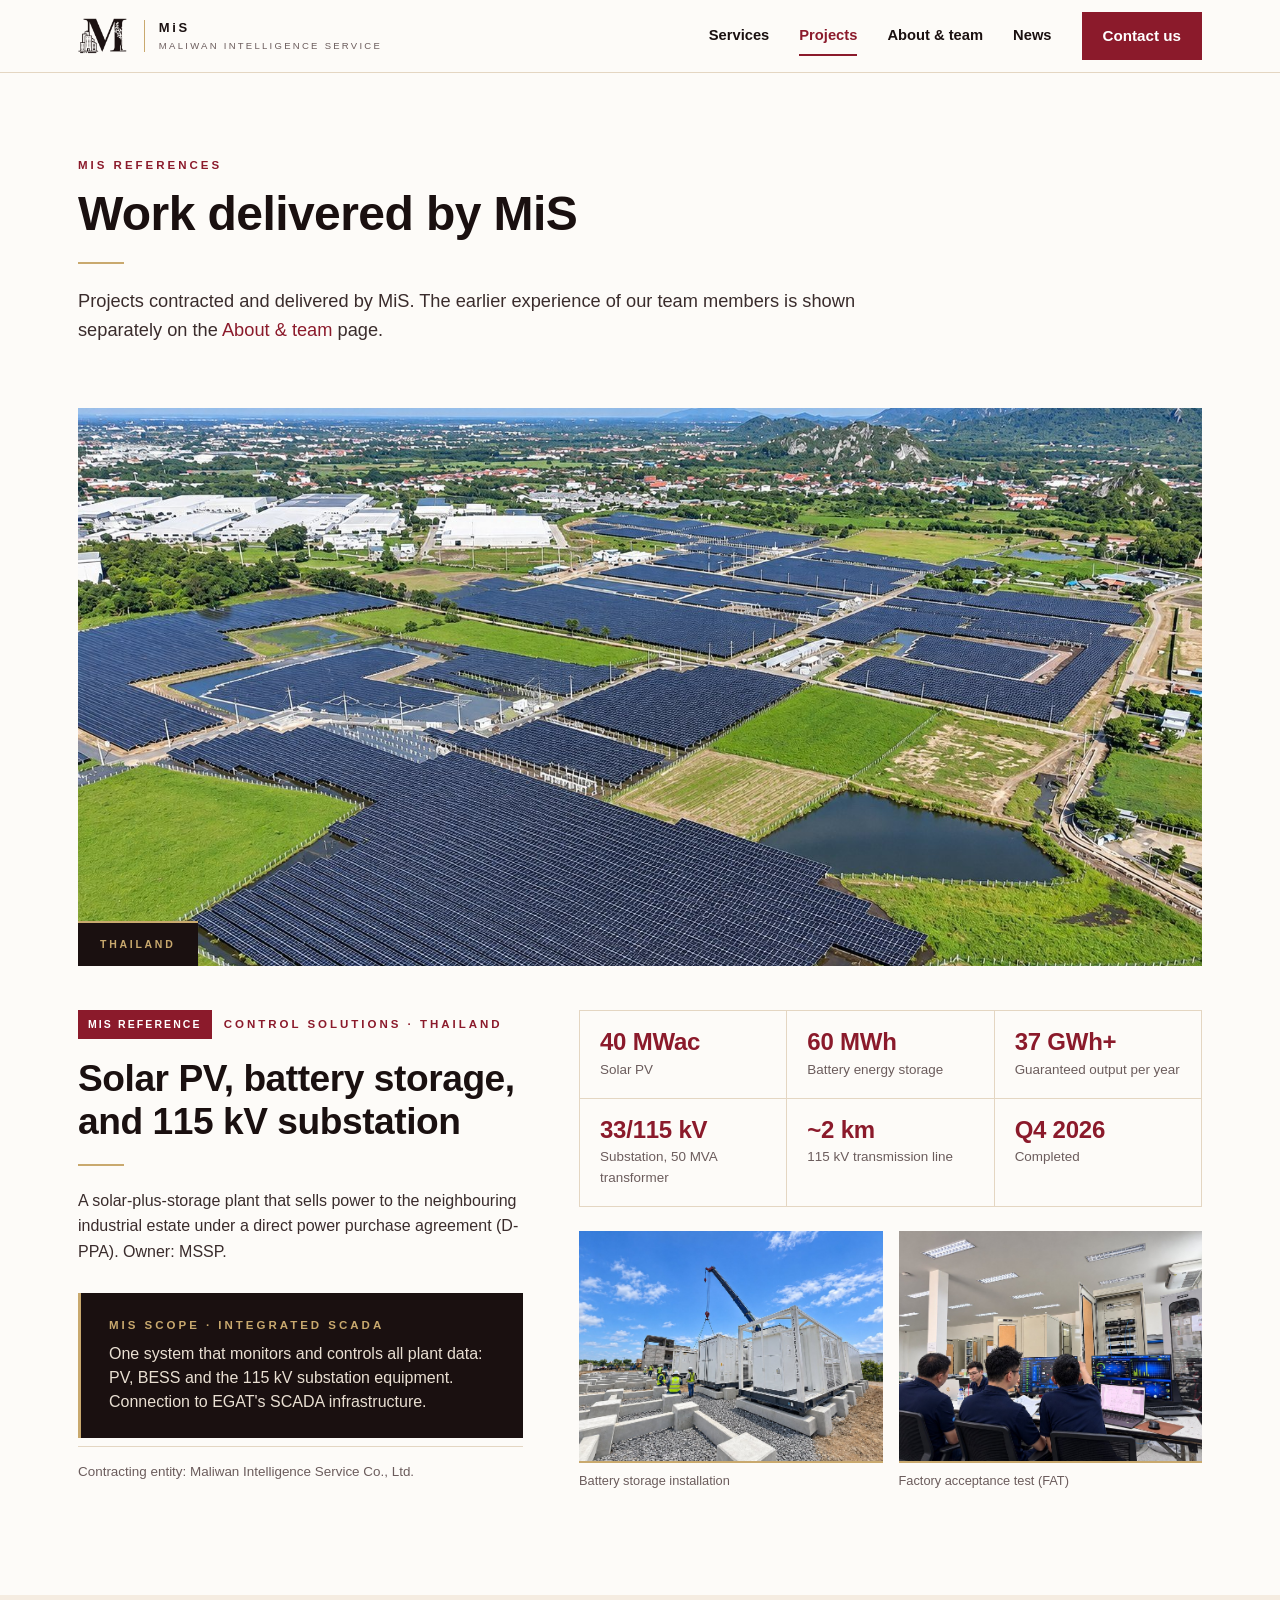
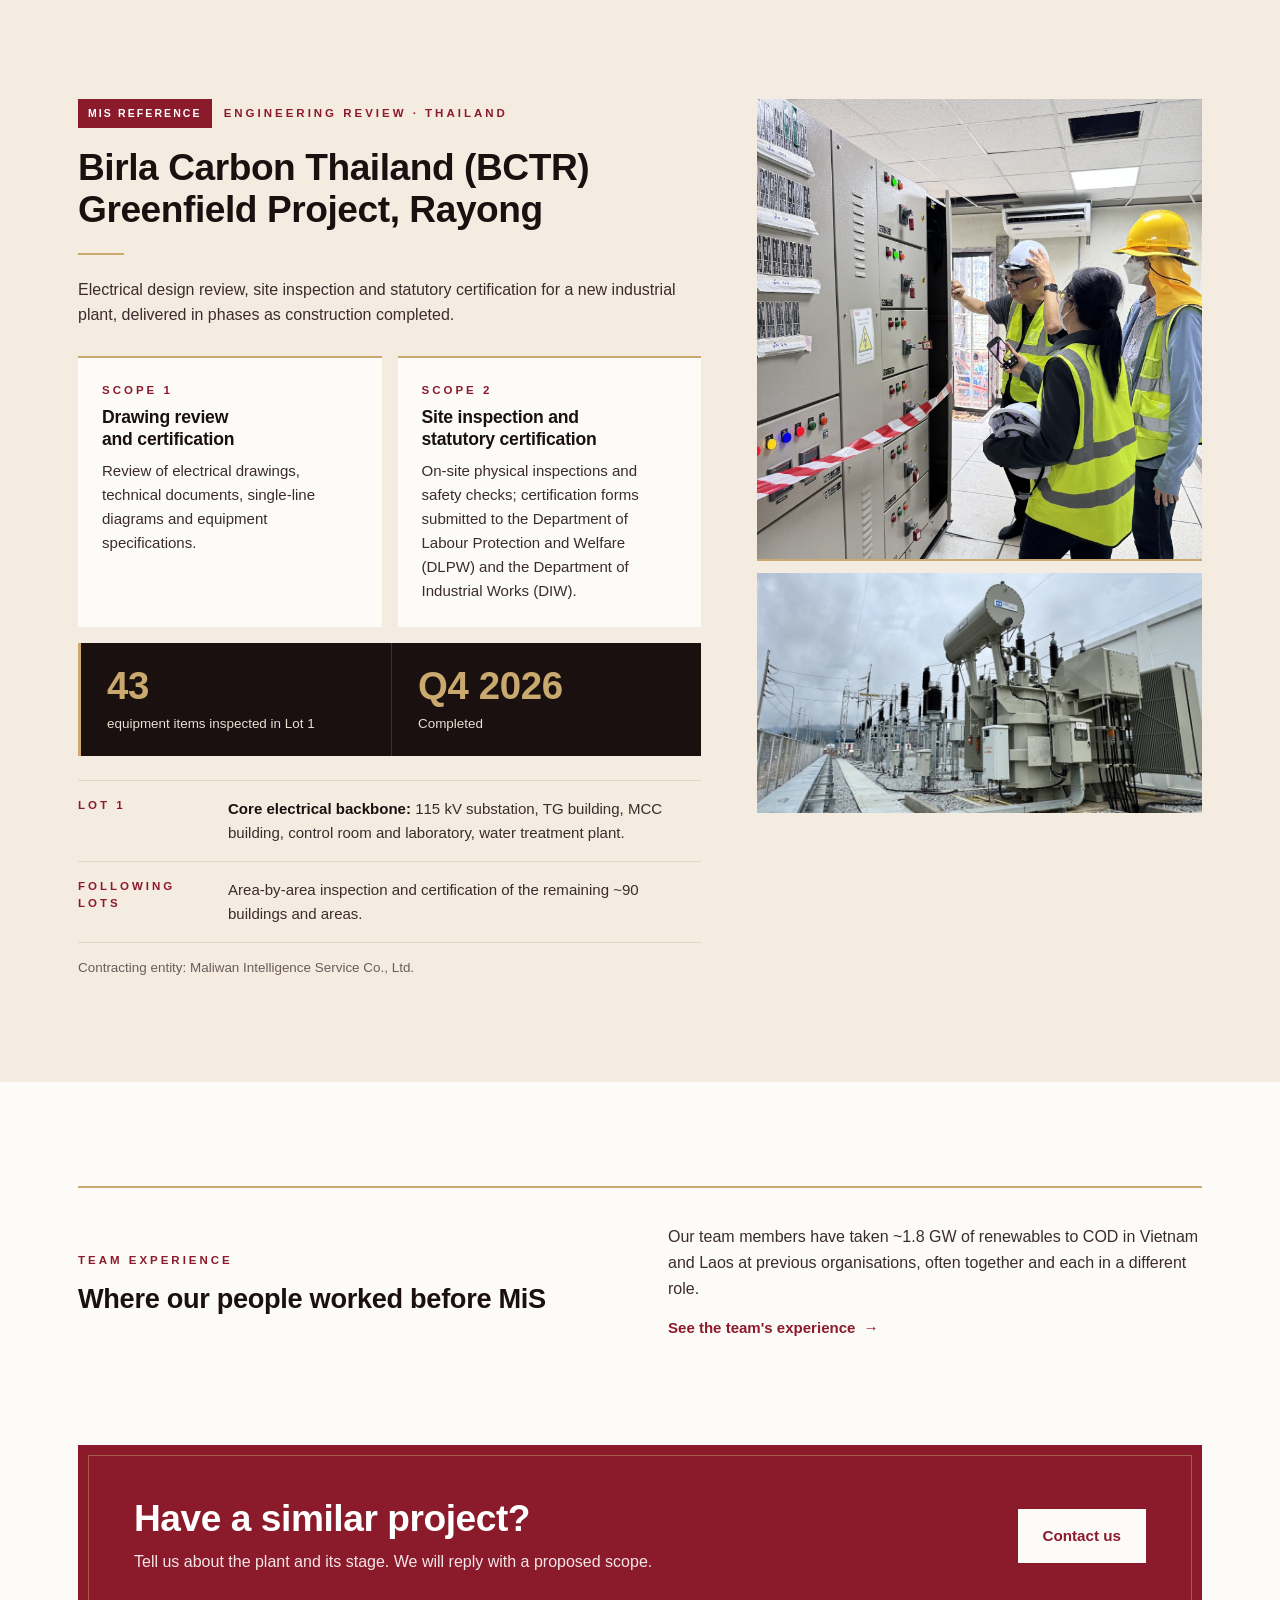
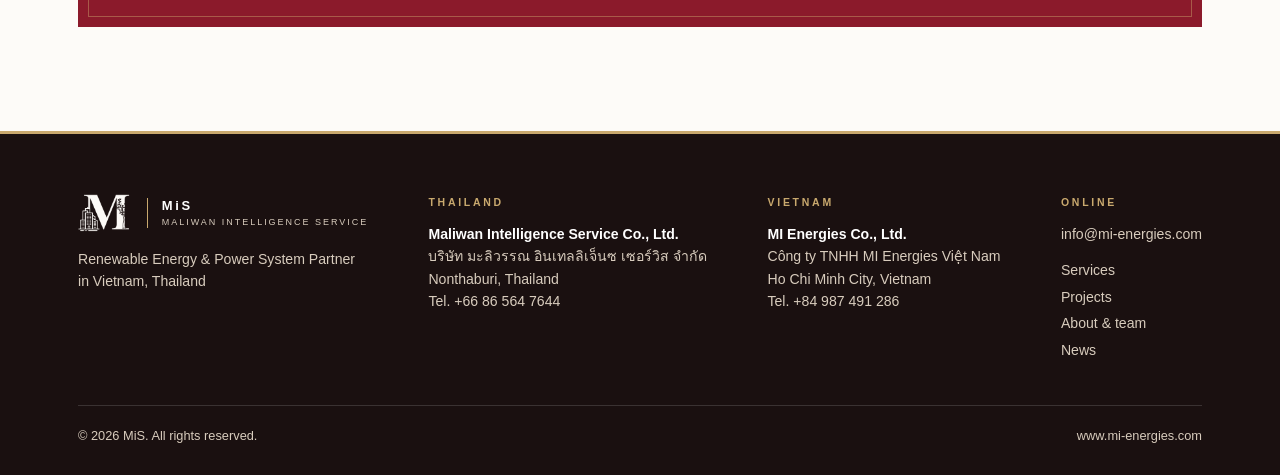
<file: projects/index.html>
<!doctype html>
<html lang="en">
<head>
<meta charset="utf-8">
<meta name="viewport" content="width=device-width, initial-scale=1">
<title>Projects – MiS</title>
<meta name="description" content="MiS references: Integrated SCADA for a solar PV, battery storage and 115 kV substation plant (Thailand) and electrical review and statutory certification for Birla Carbon Thailand (Rayong).">
<meta property="og:title" content="Projects – MiS">
<meta property="og:description" content="MiS references: Integrated SCADA for a solar PV, battery storage and 115 kV substation plant (Thailand) and electrical review and statutory certification for Birla Carbon Thailand (Rayong).">
<meta property="og:image" content="/images/p01-mssp-overview.jpg">
<meta name="theme-color" content="#8B1A2B">
<link rel="icon" type="image/png" href="/images/favicon.png">
<link rel="apple-touch-icon" href="/images/apple-touch-icon.png">
<link rel="stylesheet" href="/css/style.css">
<script>document.documentElement.className += ' js';</script>
<link rel="canonical" href="https://mi-energies.com/projects/">
</head>
<body>
<a class="skip" href="#main">Skip to content</a>
<header class="hdr">
  <div class="wrap">
    <a class="brand" href="/" aria-label="MiS – home"><img src="/images/mis-mark-dark.png" alt="" width="340" height="236"><span class="bt"><span class="bn">MiS</span><span class="bs">Maliwan Intelligence Service</span></span></a>
    <button class="burger" type="button" aria-expanded="false" aria-controls="nav">Menu</button>
    <nav class="nav" id="nav" aria-label="Main">
      <a href="/services/">Services</a>
      <a href="/projects/" class="on" aria-current="page">Projects</a>
      <a href="/about/">About &amp; team</a>
      <a href="/news/">News</a>
      <a class="btn" href="/about/#contact">Contact us</a>
    </nav>
  </div>
</header>
<main id="main">
<section class="wrap pagehead">
  <div class="head rv" style="margin-bottom:0"><div class="eyebrow">MiS references</div><h1 style="margin-top:14px">Work delivered by MiS</h1><div class="rule"></div><p class="lead">Projects contracted and delivered by MiS. The earlier experience of our team members is shown separately on the <a href="/about/#experience">About &amp; team</a> page.</p></div>
</section>

<section class="wrap" id="mssp" style="padding-top:64px">
  <div class="proj-hero zoom rv"><div class="ph" role="img" aria-label="Aerial view of the solar PV and battery storage plant in Thailand" style="background-image:url(/images/p01-mssp-overview.jpg)"></div><div class="loc"><div class="eyebrow">Thailand</div></div></div>
  <div class="split wide-r" style="padding-top:44px">
    <div class="rv">
      <div><span class="tag">MiS reference</span><span class="eyebrow">Control solutions · Thailand</span></div>
      <h2 style="margin-top:18px">Solar PV, battery storage, and 115 kV substation</h2><div class="rule"></div>
      <p style="margin-top:22px">A solar-plus-storage plant that sells power to the neighbouring industrial estate under a direct power purchase agreement (D-PPA). Owner: MSSP.</p>
      <div class="box" style="margin-top:28px"><div class="eyebrow">MiS scope · Integrated SCADA</div><p class="n">One system that monitors and controls all plant data: PV, BESS and the 115 kV substation equipment. Connection to EGAT's SCADA infrastructure.</p></div>
      <p class="entity">Contracting entity: Maliwan Intelligence Service Co., Ltd.</p>
    </div>
    <div class="rv d1">
      <div class="facts">
        <div><div class="num">40 MWac</div><div class="xs">Solar PV</div></div>
        <div><div class="num">60 MWh</div><div class="xs">Battery energy storage</div></div>
        <div><div class="num">37 GWh+</div><div class="xs">Guaranteed output per year</div></div>
        <div><div class="num">33/115 kV</div><div class="xs">Substation, 50 MVA transformer</div></div>
        <div><div class="num">~2 km</div><div class="xs">115 kV transmission line</div></div>
        <div><div class="num">Q4 2026</div><div class="xs">Completed</div></div>
      </div>
      <div class="grid g2" style="margin-top:24px;gap:16px">
        <figure style="margin:0"><div class="zoom" style="border-bottom:2px solid var(--g)"><div class="ph" role="img" aria-label="Battery storage containers being installed" style="background-image:url(/images/p02-mssp-bess.jpg);height:230px"></div></div><figcaption class="cap">Battery storage installation</figcaption></figure>
        <figure style="margin:0"><div class="zoom" style="border-bottom:2px solid var(--g)"><div class="ph" role="img" aria-label="Factory acceptance test (FAT)" style="background-image:url(/images/p04-control-room.jpg);height:230px;background-position:center 70%"></div></div><figcaption class="cap">Factory acceptance test (FAT)</figcaption></figure>
      </div>
    </div>
  </div>
</section>

<section class="tint mt band" id="bctr"><div class="wrap split wide-l">
  <div class="rv">
    <div><span class="tag">MiS reference</span><span class="eyebrow">Engineering review · Thailand</span></div>
    <h2 style="margin-top:18px">Birla Carbon Thailand (BCTR) Greenfield Project, Rayong</h2><div class="rule"></div>
    <p style="margin-top:22px">Electrical design review, site inspection and statutory certification for a new industrial plant, delivered in phases as construction completed.</p>
    <div class="grid g2" style="margin-top:28px;gap:16px">
      <div class="scope" style="background:var(--o)"><div class="eyebrow">Scope 1</div><h3>Drawing review and certification</h3><p class="sm">Review of electrical drawings, technical documents, single-line diagrams and equipment specifications.</p></div>
      <div class="scope" style="background:var(--o)"><div class="eyebrow">Scope 2</div><h3>Site inspection and statutory certification</h3><p class="sm">On-site physical inspections and safety checks; certification forms submitted to the Department of Labour Protection and Welfare (DLPW) and the Department of Industrial Works (DIW).</p></div>
    </div>
    <div class="on-dark" style="display:grid;grid-template-columns:1fr 1fr;border-left:3px solid var(--g);margin-top:16px">
      <div style="padding:22px 26px"><div class="num" style="color:var(--g)">43</div><div class="xs" style="margin-top:6px">equipment items inspected in Lot 1</div></div>
      <div style="padding:22px 26px;border-left:1px solid rgba(255,255,255,.14)"><div class="num" style="color:var(--g)">Q4 2026</div><div class="xs" style="margin-top:6px">Completed</div></div>
    </div>
    <div class="lots" style="margin-top:24px">
      <div><div class="eyebrow">Lot 1</div><p class="sm"><span class="b">Core electrical backbone:</span> 115 kV substation, TG building, MCC building, control room and laboratory, water treatment plant.</p></div>
      <div><div class="eyebrow">Following lots</div><p class="sm">Area-by-area inspection and certification of the remaining ~90 buildings and areas.</p></div>
    </div>
    <p class="entity" style="border-top:0;margin-top:0">Contracting entity: Maliwan Intelligence Service Co., Ltd.</p>
  </div>
  <div class="rv d1" style="display:grid;gap:12px">
    <div class="zoom" style="border-bottom:2px solid var(--g)"><div class="ph" role="img" aria-label="MiS engineers inspecting switchgear at BCTR" style="background-image:url(/images/p09-bctr-inspection.jpg);height:460px;background-position:center 30%"></div></div>
    <div class="zoom"><div class="ph" role="img" aria-label="115 kV substation at BCTR" style="background-image:url(/images/p08-bctr-substation.jpg);height:240px"></div></div>
  </div>
</div></section>

<section class="wrap sec">
  <div class="split center rv" style="border-top:2px solid var(--g);padding-top:36px">
    <div><div class="eyebrow">Team experience</div><h2 style="margin-top:14px;font-size:1.7rem">Where our people worked before MiS</h2></div>
    <div><p>Our team members have taken ~1.8 GW of renewables to COD in Vietnam and Laos at previous organisations, often together and each in a different role.</p><p style="margin-top:14px"><a class="more" href="/about/#experience">See the team's experience</a></p></div>
  </div>
</section>
<section class="wrap sec sec-b"><div class="cta rv"><div><h2>Have a similar project?</h2><p>Tell us about the plant and its stage. We will reply with a proposed scope.</p></div><a class="btn light" href="/about/#contact">Contact us</a></div></section>
</main>
<footer class="ftr">
  <div class="wrap">
    <div class="cols">
      <div>
        <div class="fbrand"><img src="/images/mis-mark-light.png" alt="" width="340" height="236"><span class="bt"><span class="bn">MiS</span><span class="bs">Maliwan Intelligence Service</span></span></div>
        <p>Renewable Energy &amp; Power System Partner in Vietnam, Thailand</p>
      </div>
      <div><div class="h">Thailand</div><div class="co">Maliwan Intelligence Service Co., Ltd.</div><div lang="th">บริษัท มะลิวรรณ อินเทลลิเจ็นซ เซอร์วิส จำกัด</div><div>Nonthaburi, Thailand</div><div>Tel. <a href="tel:+66865647644">+66 86 564 7644</a></div></div>
      <div><div class="h">Vietnam</div><div class="co">MI Energies Co., Ltd.</div><div lang="vi">Công ty TNHH MI Energies Việt Nam</div><div>Ho Chi Minh City, Vietnam</div><div>Tel. <a href="tel:+84987491286">+84 987 491 286</a></div></div>
      <div><div class="h">Online</div><div><a href="mailto:info@mi-energies.com">info@mi-energies.com</a></div>
        <ul style="margin-top:14px"><li><a href="/services/">Services</a></li><li><a href="/projects/">Projects</a></li><li><a href="/about/">About &amp; team</a></li><li><a href="/news/">News</a></li></ul></div>
    </div>
    <div class="bot"><span>© 2026 MiS. All rights reserved.</span><span>www.mi-energies.com</span></div>
  </div>
</footer>
<script src="/js/news-data.js"></script>
<script src="/js/main.js"></script>
</body>
</html>
</file>
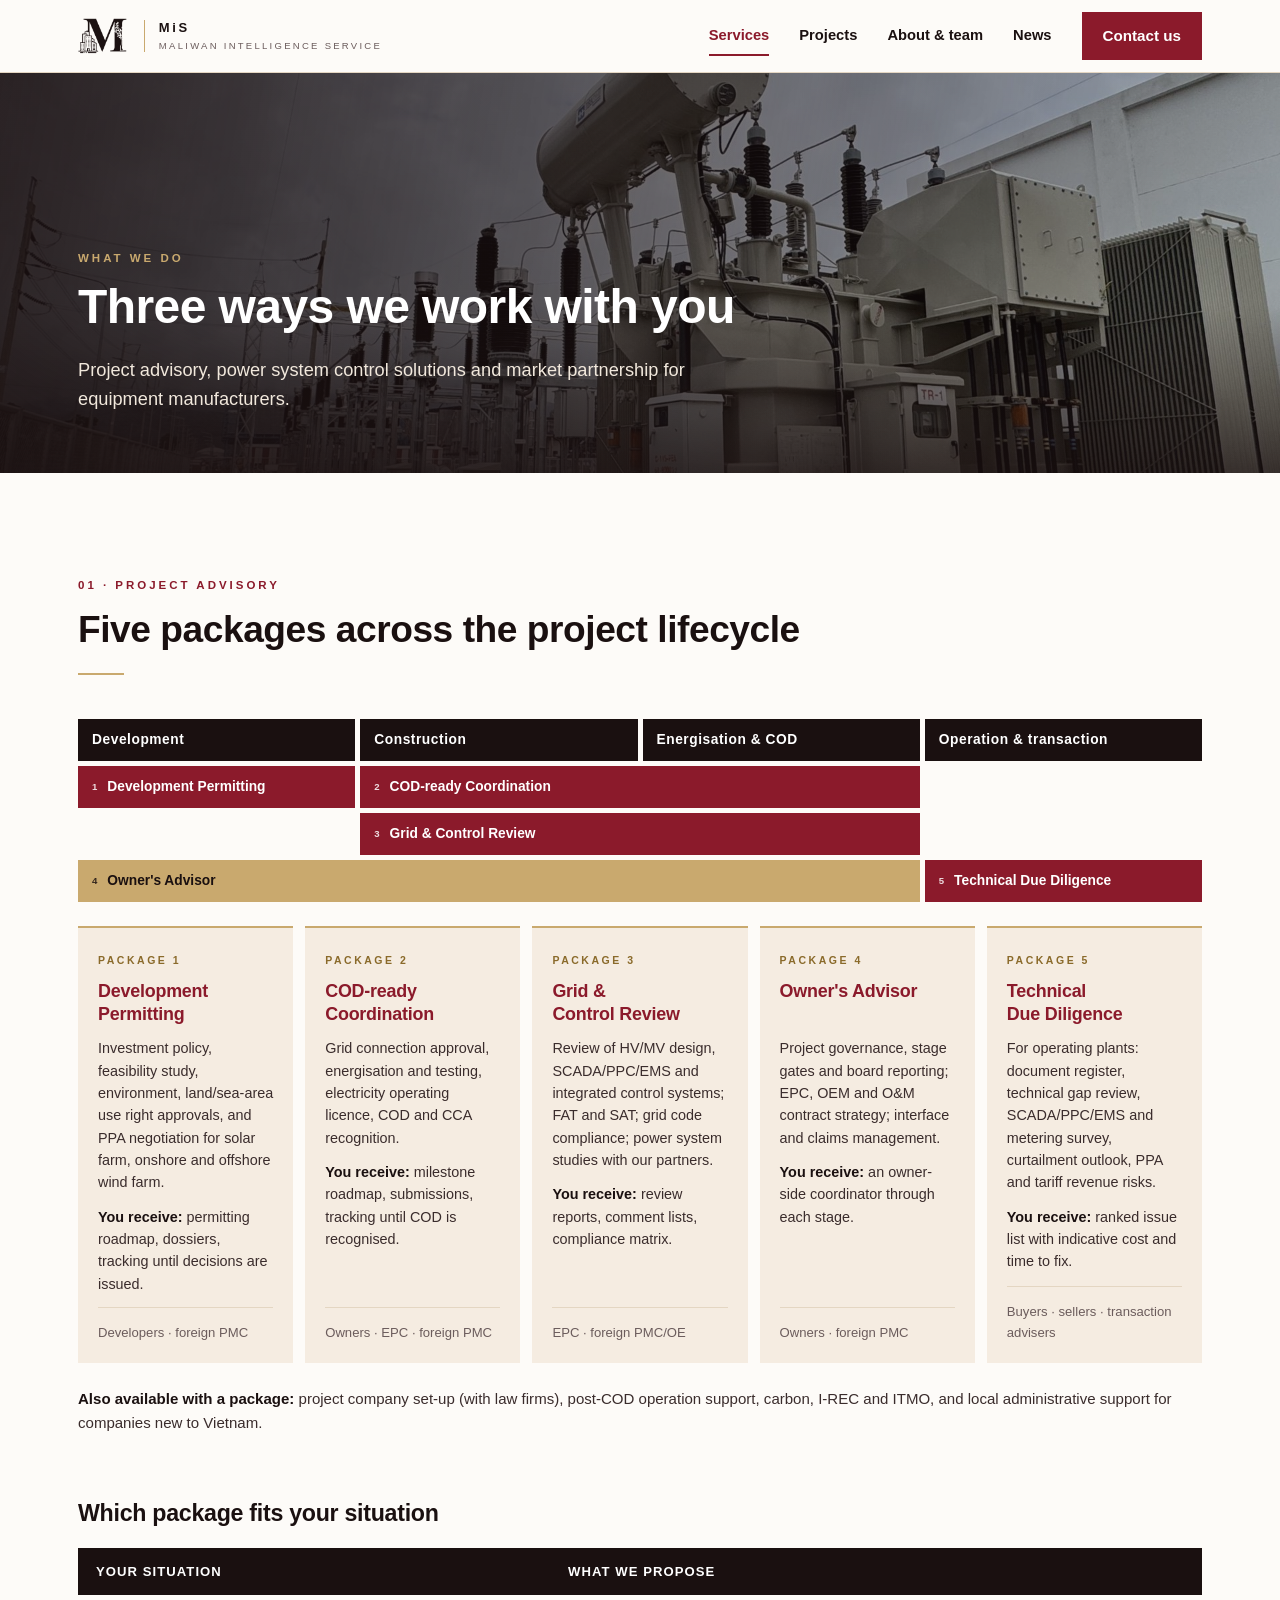
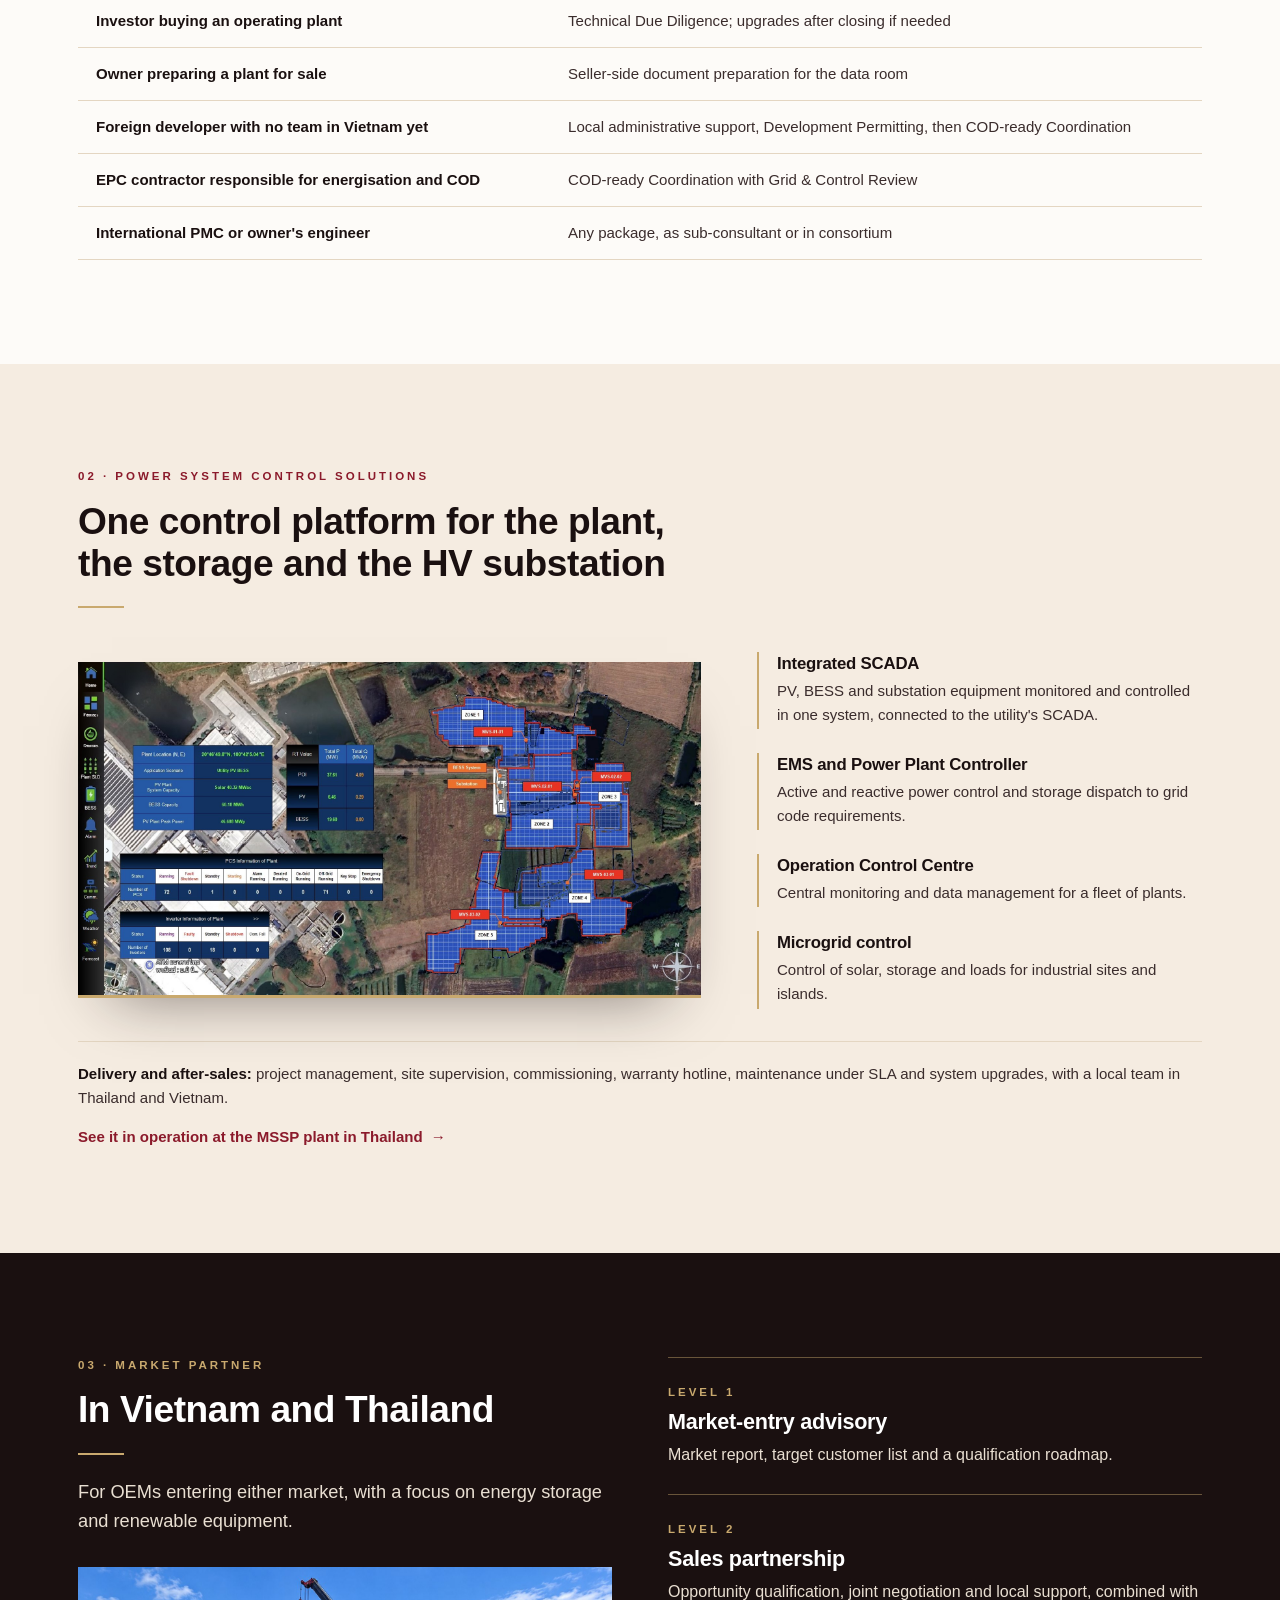
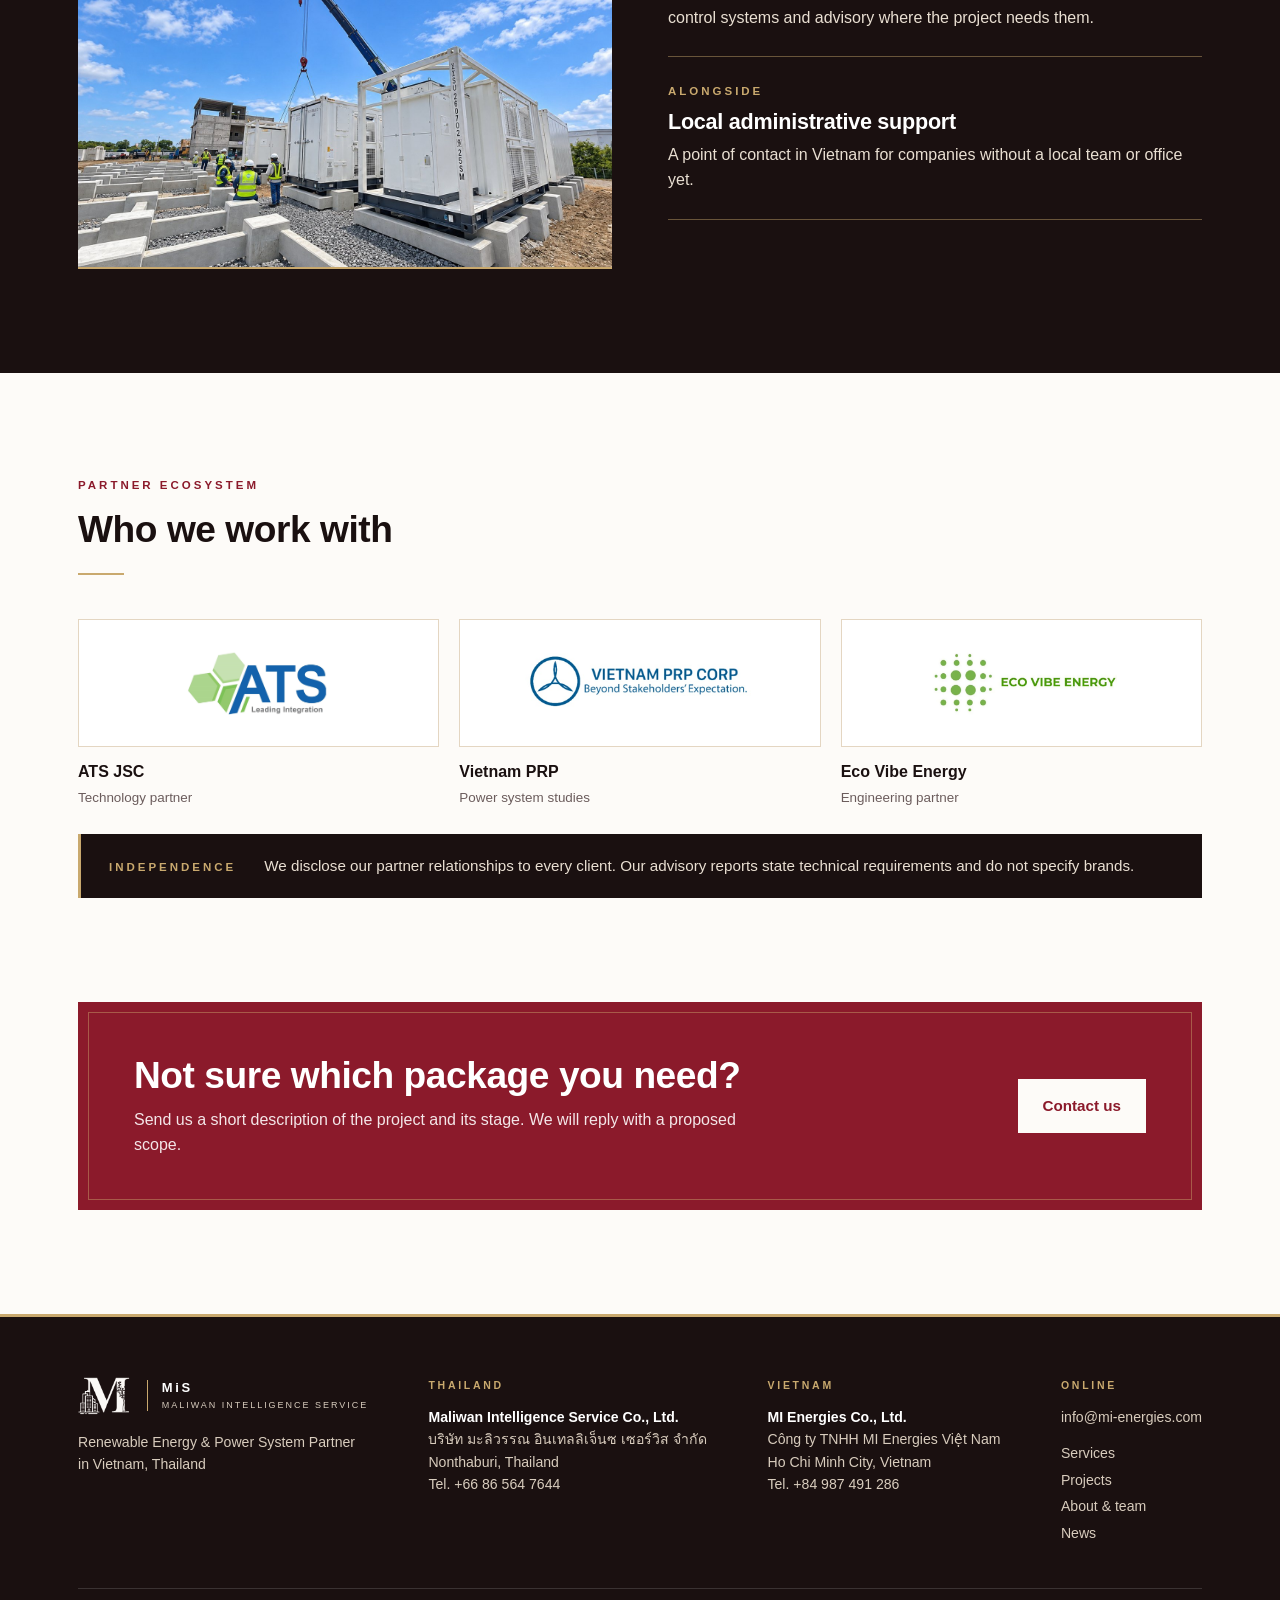
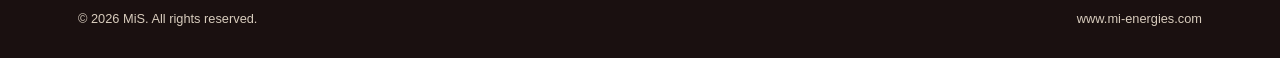
<file: services/index.html>
<!doctype html>
<html lang="en">
<head>
<meta charset="utf-8">
<meta name="viewport" content="width=device-width, initial-scale=1">
<title>Services – MiS</title>
<meta name="description" content="Project advisory in five packages, power system control solutions (SCADA, EMS, PPC) and market partnership for equipment manufacturers in Vietnam and Thailand.">
<meta property="og:title" content="Services – MiS">
<meta property="og:description" content="Project advisory in five packages, power system control solutions (SCADA, EMS, PPC) and market partnership for equipment manufacturers in Vietnam and Thailand.">
<meta property="og:image" content="/images/p01-mssp-overview.jpg">
<meta name="theme-color" content="#8B1A2B">
<link rel="icon" type="image/png" href="/images/favicon.png">
<link rel="apple-touch-icon" href="/images/apple-touch-icon.png">
<link rel="stylesheet" href="/css/style.css">
<script>document.documentElement.className += ' js';</script>
<link rel="canonical" href="https://mi-energies.com/services/">
</head>
<body>
<a class="skip" href="#main">Skip to content</a>
<header class="hdr">
  <div class="wrap">
    <a class="brand" href="/" aria-label="MiS – home"><img src="/images/mis-mark-dark.png" alt="" width="340" height="236"><span class="bt"><span class="bn">MiS</span><span class="bs">Maliwan Intelligence Service</span></span></a>
    <button class="burger" type="button" aria-expanded="false" aria-controls="nav">Menu</button>
    <nav class="nav" id="nav" aria-label="Main">
      <a href="/services/" class="on" aria-current="page">Services</a>
      <a href="/projects/">Projects</a>
      <a href="/about/">About &amp; team</a>
      <a href="/news/">News</a>
      <a class="btn" href="/about/#contact">Contact us</a>
    </nav>
  </div>
</header>
<main id="main">
<section class="hero phero"><div class="bg" style="background-image:url(/images/p08-bctr-substation.jpg);background-position:center 45%"></div><div class="wrap">
  <div class="eyebrow gold">What we do</div>
  <h1>Three ways we work with you</h1>
  <p class="lead">Project advisory, power system control solutions and market partnership for equipment manufacturers.</p>
</div></section>

<section class="wrap sec" id="advisory">
  <div class="head rv"><div class="eyebrow">01 · Project advisory</div><h2>Five packages across the project lifecycle</h2><div class="rule"></div></div>
  <div class="life rv" aria-hidden="true">
    <div class="phase">Development</div><div class="phase">Construction</div><div class="phase">Energisation &amp; COD</div><div class="phase">Operation &amp; transaction</div>
    <div class="bar" style="grid-column:1"><sup>1</sup>Development Permitting</div><div class="bar" style="grid-column:2/4"><sup>2</sup>COD-ready Coordination</div>
    <div class="bar" style="grid-column:2/4;grid-row:3"><sup>3</sup>Grid &amp; Control Review</div>
    <div class="bar g" style="grid-column:1/4;grid-row:4"><sup>4</sup>Owner's Advisor</div><div class="bar" style="grid-column:4;grid-row:4"><sup>5</sup>Technical Due Diligence</div>
  </div>
  <div class="grid g5 pkgs">
    <div class="pkg rv "><div class="k">PACKAGE 1</div><h3>Development Permitting</h3><p>Investment policy, feasibility study, environment, land/sea-area use right approvals, and PPA negotiation for solar farm, onshore and offshore wind farm.</p><p><span class="b">You receive:</span> permitting roadmap, dossiers, tracking until decisions are issued.</p><div class="for">Developers · foreign PMC</div></div>
    <div class="pkg rv d1"><div class="k">PACKAGE 2</div><h3>COD-ready Coordination</h3><p>Grid connection approval, energisation and testing, electricity operating licence, COD and CCA recognition.</p><p><span class="b">You receive:</span> milestone roadmap, submissions, tracking until COD is recognised.</p><div class="for">Owners · EPC · foreign PMC</div></div>
    <div class="pkg rv d2"><div class="k">PACKAGE 3</div><h3>Grid &amp; Control Review</h3><p>Review of HV/MV design, SCADA/PPC/EMS and integrated control systems; FAT and SAT; grid code compliance; power system studies with our partners.</p><p><span class="b">You receive:</span> review reports, comment lists, compliance matrix.</p><div class="for">EPC · foreign PMC/OE</div></div>
    <div class="pkg rv d3"><div class="k">PACKAGE 4</div><h3>Owner's Advisor</h3><p>Project governance, stage gates and board reporting; EPC, OEM and O&amp;M contract strategy; interface and claims management.</p><p><span class="b">You receive:</span> an owner-side coordinator through each stage.</p><div class="for">Owners · foreign PMC</div></div>
    <div class="pkg rv d4"><div class="k">PACKAGE 5</div><h3>Technical Due Diligence</h3><p>For operating plants: document register, technical gap review, SCADA/PPC/EMS and metering survey, curtailment outlook, PPA and tariff revenue risks.</p><p><span class="b">You receive:</span> ranked issue list with indicative cost and time to fix.</p><div class="for">Buyers · sellers · transaction advisers</div></div>
  </div>
  <p class="sm rv" style="margin-top:24px"><span class="b">Also available with a package:</span> project company set-up (with law firms), post-COD operation support, carbon, I-REC and ITMO, and local administrative support for companies new to Vietnam.</p>

  <h3 class="rv" style="margin:64px 0 20px;font-size:1.45rem">Which package fits your situation</h3>
  <div class="tbl rv"><table>
    <thead><tr><th scope="col">Your situation</th><th scope="col">What we propose</th></tr></thead>
    <tbody>
      <tr><td>Investor buying an operating plant</td><td>Technical Due Diligence; upgrades after closing if needed</td></tr>
      <tr><td>Owner preparing a plant for sale</td><td>Seller-side document preparation for the data room</td></tr>
      <tr><td>Foreign developer with no team in Vietnam yet</td><td>Local administrative support, Development Permitting, then COD-ready Coordination</td></tr>
      <tr><td>EPC contractor responsible for energisation and COD</td><td>COD-ready Coordination with Grid &amp; Control Review</td></tr>
      <tr><td>International PMC or owner's engineer</td><td>Any package, as sub-consultant or in consortium</td></tr>
    </tbody>
  </table></div>
</section>

<section class="tint mt band" id="solutions"><div class="wrap">
  <div class="head rv"><div class="eyebrow">02 · Power system control solutions</div><h2>One control platform for the plant, the storage and the HV substation</h2><div class="rule"></div></div>
  <div class="split wide-l center">
    <div class="shot rv"><img src="/images/p05-scada-home.jpg" alt="Integrated SCADA home screen of a solar-plus-storage plant" width="1916" height="1024"></div>
    <div class="feat rv d1" style="grid-template-columns:minmax(0,1fr)">
      <div><h3>Integrated SCADA</h3><p class="sm">PV, BESS and substation equipment monitored and controlled in one system, connected to the utility's SCADA.</p></div>
      <div><h3>EMS and Power Plant Controller</h3><p class="sm">Active and reactive power control and storage dispatch to grid code requirements.</p></div>
      <div><h3>Operation Control Centre</h3><p class="sm">Central monitoring and data management for a fleet of plants.</p></div>
      <div><h3>Microgrid control</h3><p class="sm">Control of solar, storage and loads for industrial sites and islands.</p></div>
    </div>
  </div>
  <div class="delivery rv"><p class="sm"><span class="b">Delivery and after-sales:</span> project management, site supervision, commissioning, warranty hotline, maintenance under SLA and system upgrades, with a local team in Thailand and Vietnam.</p><p style="margin-top:14px"><a class="more" href="/projects/#mssp">See it in operation at the MSSP plant in Thailand</a></p></div>
</div></section>

<section class="on-dark band" id="partner"><div class="wrap split">
  <div class="rv">
    <div class="eyebrow">03 · Market partner</div>
    <h2 style="margin-top:14px">In Vietnam and Thailand</h2><div class="rule"></div>
    <p class="lead" style="margin:22px 0 32px">For OEMs entering either market, with a focus on energy storage and renewable equipment.</p>
    <div class="zoom" style="border-bottom:2px solid var(--g)"><div class="ph" role="img" aria-label="Battery storage containers being installed" style="background-image:url(/images/p02-mssp-bess.jpg);height:300px"></div></div>
  </div>
  <div class="levels rv d1">
    <div><div class="eyebrow">Level 1</div><h3>Market-entry advisory</h3><p>Market report, target customer list and a qualification roadmap.</p></div>
    <div><div class="eyebrow">Level 2</div><h3>Sales partnership</h3><p>Opportunity qualification, joint negotiation and local support, combined with control systems and advisory where the project needs them.</p></div>
    <div><div class="eyebrow">Alongside</div><h3>Local administrative support</h3><p>A point of contact in Vietnam for companies without a local team or office yet.</p></div>
  </div>
</div></section>

<section class="wrap sec">
  <div class="head rv"><div class="eyebrow">Partner ecosystem</div><h2>Who we work with</h2><div class="rule"></div></div>
  <div class="partners">
    <a class="rv" href="https://www.ats.com.vn" target="_blank" rel="noopener"><div class="logo"><img src="/images/partner-ats.png" alt="ATS JSC"></div><div><span class="b">ATS JSC</span><br><span class="xs muted">Technology partner</span></div></a>
    <a class="rv d1" href="https://www.vietnamprp.com" target="_blank" rel="noopener"><div class="logo"><img src="/images/partner-vietnam-prp.png" alt="Vietnam PRP"></div><div><span class="b">Vietnam PRP</span><br><span class="xs muted">Power system studies</span></div></a>
    <a class="rv d2" href="https://www.ecovibeenergy.com" target="_blank" rel="noopener"><div class="logo"><img src="/images/partner-eco-vibe-energy.png" alt="Eco Vibe Energy"></div><div><span class="b">Eco Vibe Energy</span><br><span class="xs muted">Engineering partner</span></div></a>
  </div>
  <div class="indep rv"><span class="eyebrow gold">Independence</span><span>We disclose our partner relationships to every client. Our advisory reports state technical requirements and do not specify brands.</span></div>
</section>
<section class="wrap sec sec-b"><div class="cta rv"><div><h2>Not sure which package you need?</h2><p>Send us a short description of the project and its stage. We will reply with a proposed scope.</p></div><a class="btn light" href="/about/#contact">Contact us</a></div></section>
</main>
<footer class="ftr">
  <div class="wrap">
    <div class="cols">
      <div>
        <div class="fbrand"><img src="/images/mis-mark-light.png" alt="" width="340" height="236"><span class="bt"><span class="bn">MiS</span><span class="bs">Maliwan Intelligence Service</span></span></div>
        <p>Renewable Energy &amp; Power System Partner in Vietnam, Thailand</p>
      </div>
      <div><div class="h">Thailand</div><div class="co">Maliwan Intelligence Service Co., Ltd.</div><div lang="th">บริษัท มะลิวรรณ อินเทลลิเจ็นซ เซอร์วิส จำกัด</div><div>Nonthaburi, Thailand</div><div>Tel. <a href="tel:+66865647644">+66 86 564 7644</a></div></div>
      <div><div class="h">Vietnam</div><div class="co">MI Energies Co., Ltd.</div><div lang="vi">Công ty TNHH MI Energies Việt Nam</div><div>Ho Chi Minh City, Vietnam</div><div>Tel. <a href="tel:+84987491286">+84 987 491 286</a></div></div>
      <div><div class="h">Online</div><div><a href="mailto:info@mi-energies.com">info@mi-energies.com</a></div>
        <ul style="margin-top:14px"><li><a href="/services/">Services</a></li><li><a href="/projects/">Projects</a></li><li><a href="/about/">About &amp; team</a></li><li><a href="/news/">News</a></li></ul></div>
    </div>
    <div class="bot"><span>© 2026 MiS. All rights reserved.</span><span>www.mi-energies.com</span></div>
  </div>
</footer>
<script src="/js/news-data.js"></script>
<script src="/js/main.js"></script>
</body>
</html>
</file>
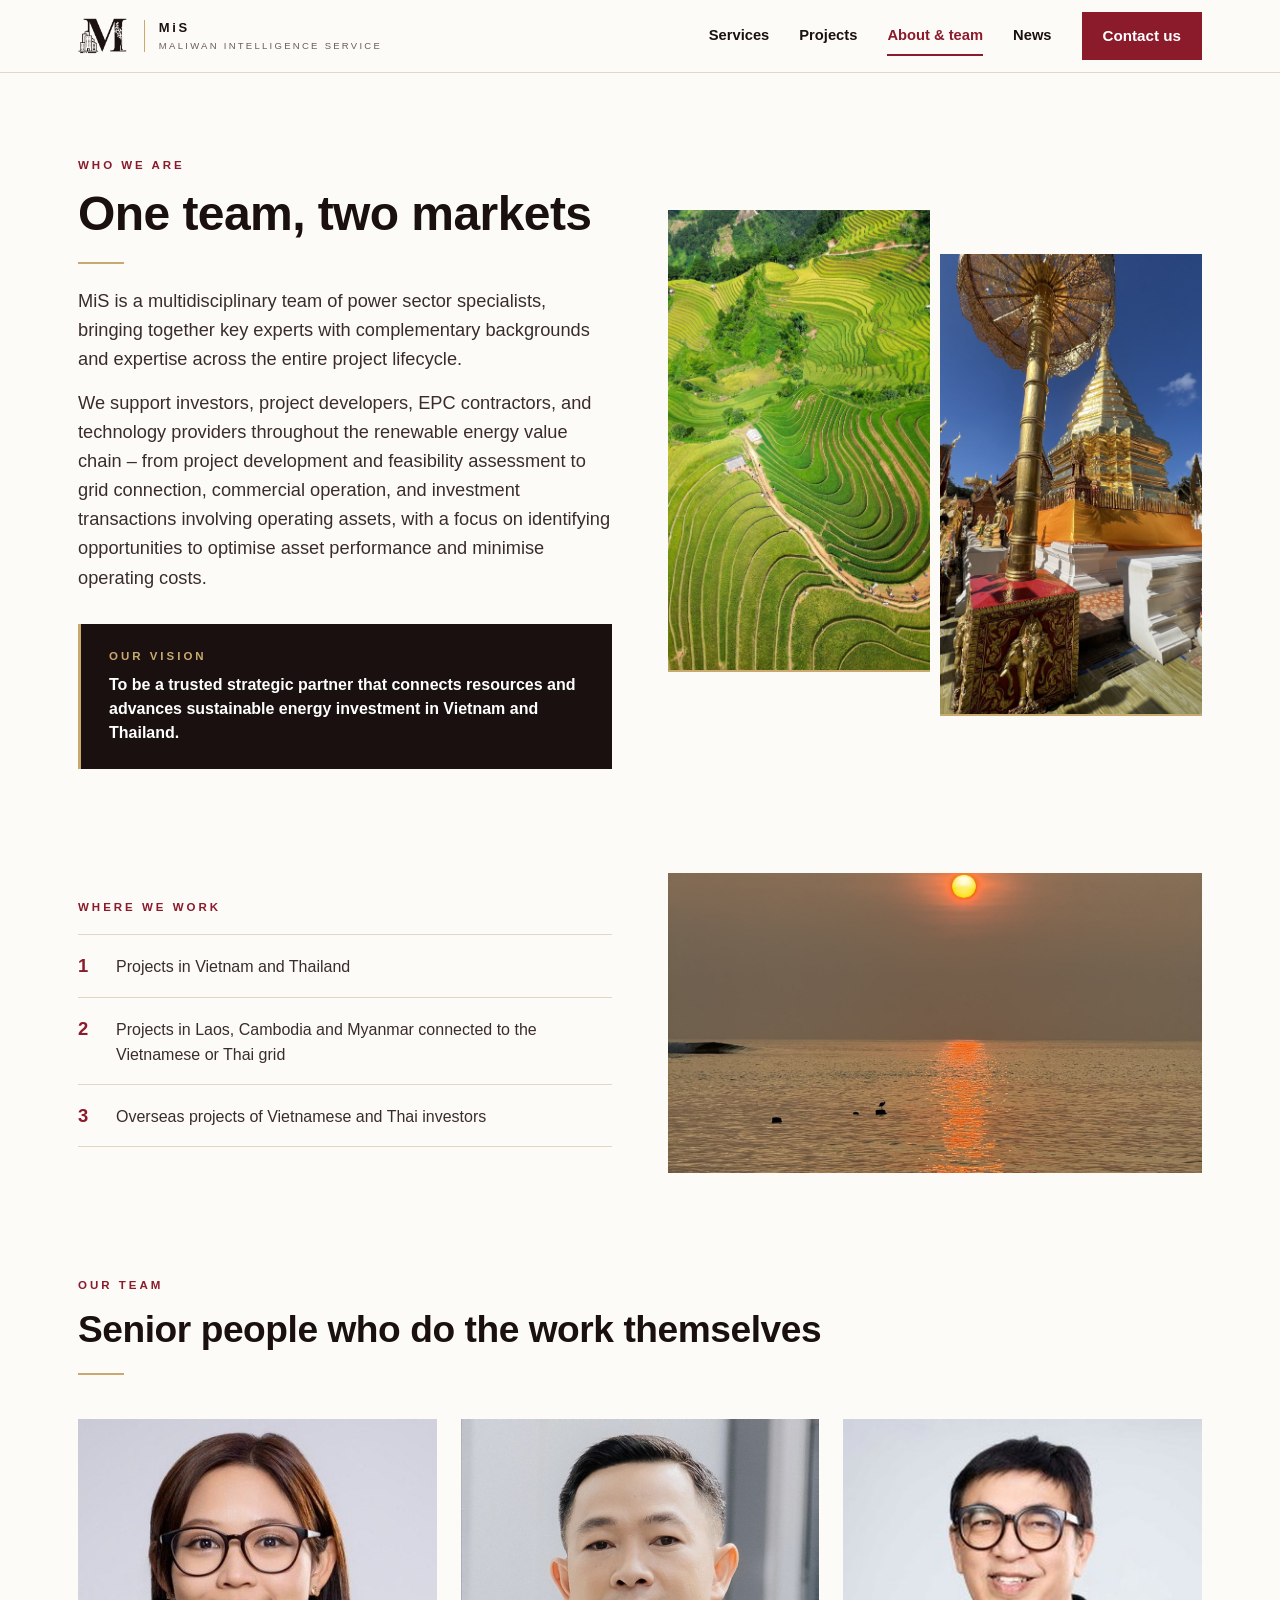
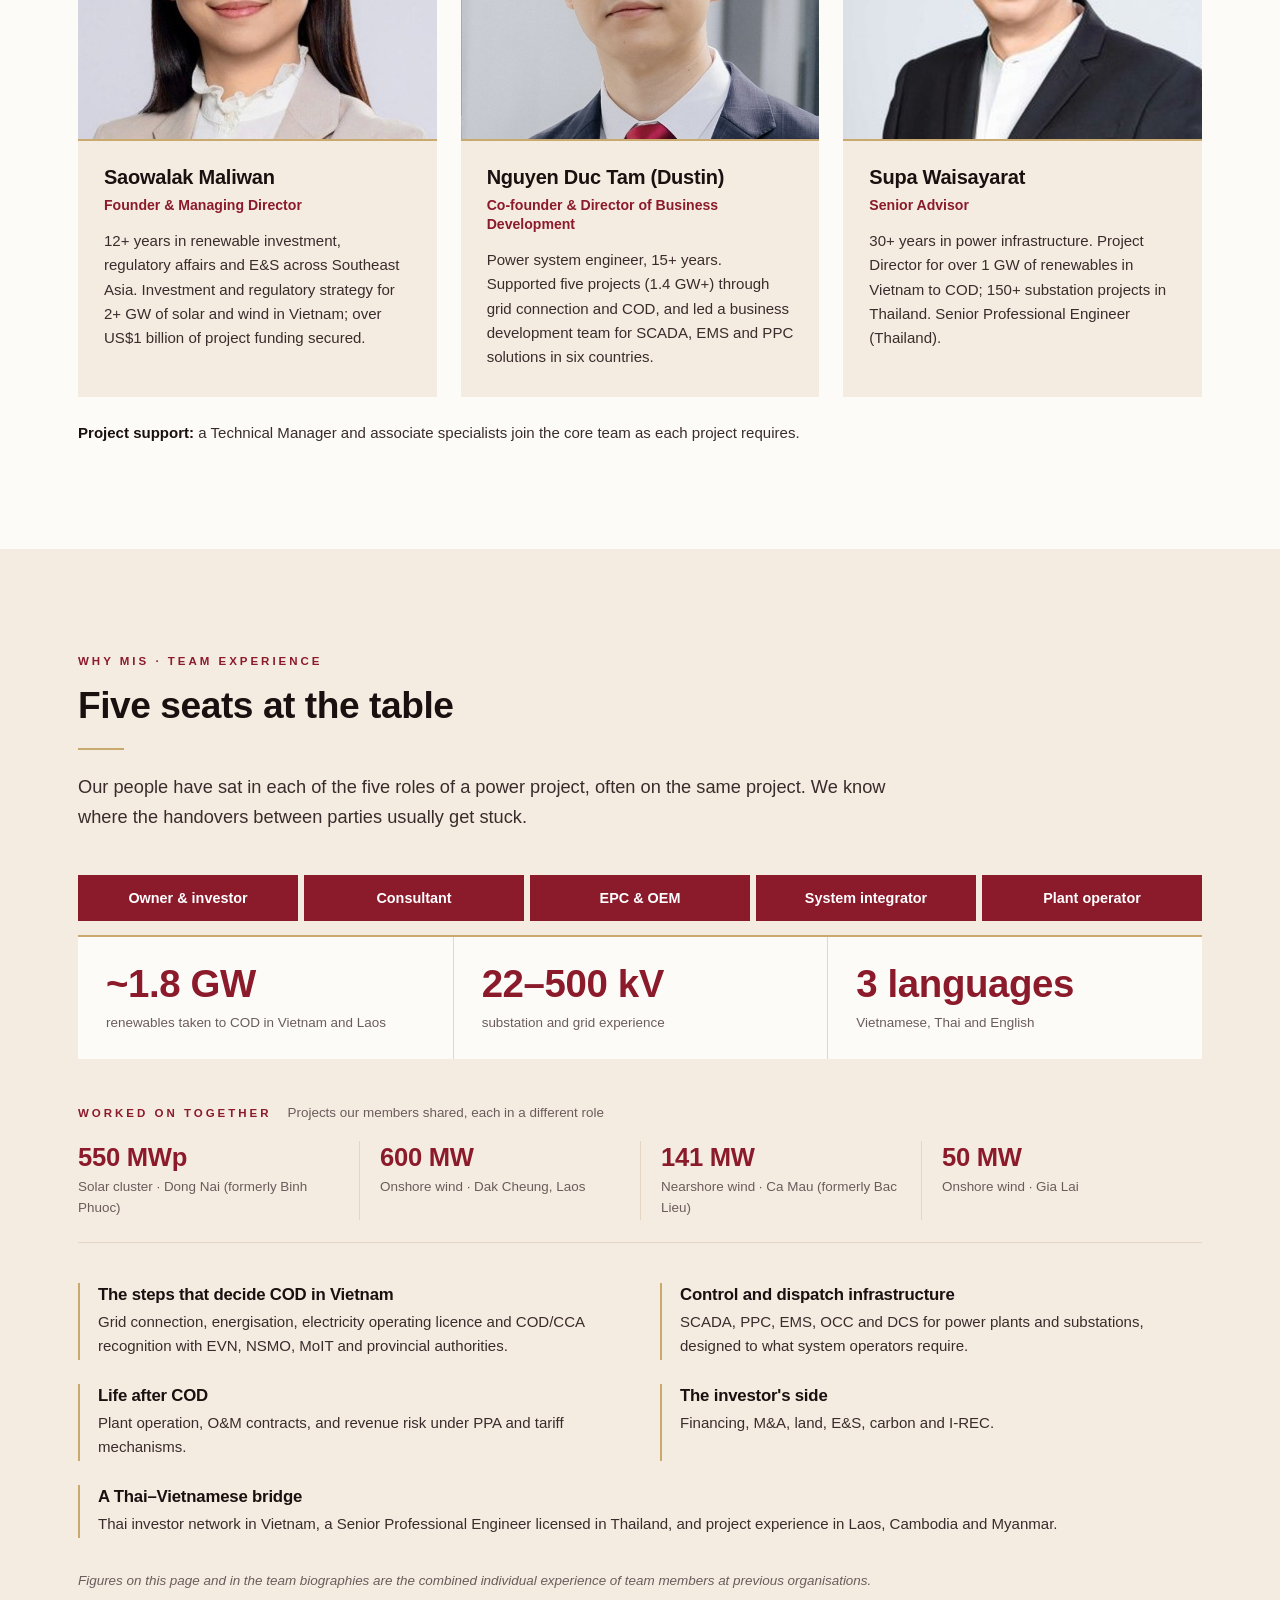
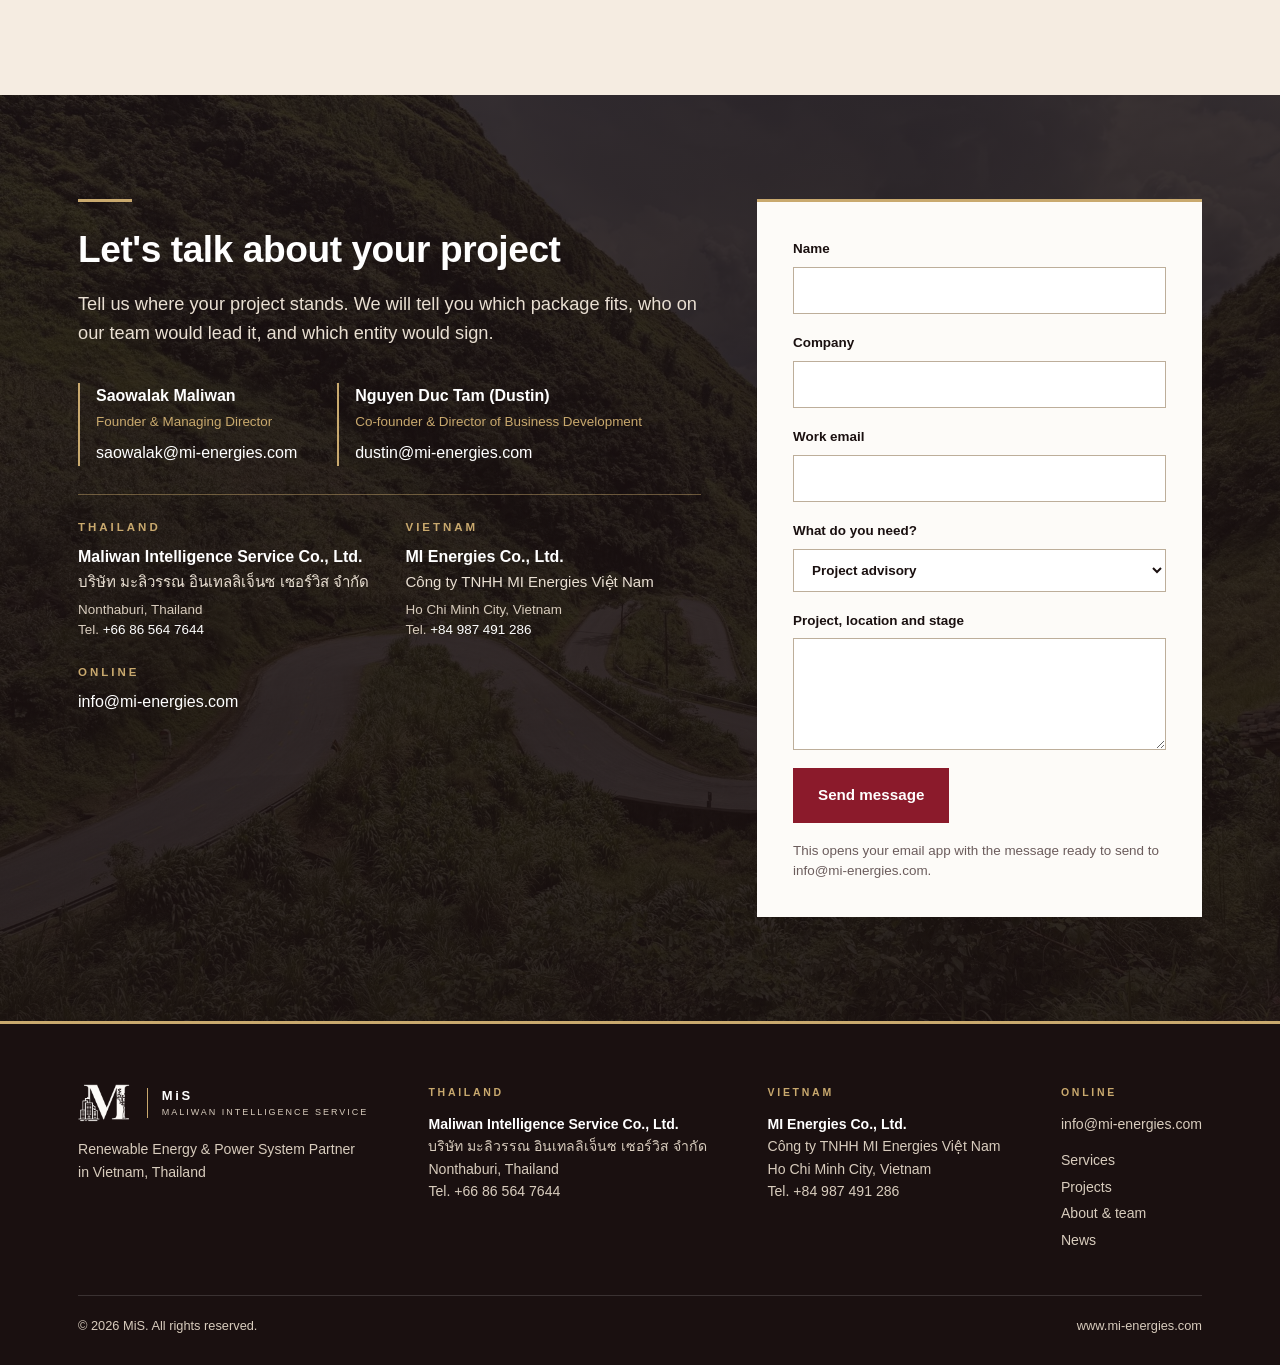
<file: about.html>
<!DOCTYPE html>
<html lang="en"><head><meta charset="UTF-8"><meta name="viewport" content="width=device-width, initial-scale=1">
<title>Page moved – MiS</title><link rel="canonical" href="https://mi-energies.com/about/">
<script>location.replace("/about/" + location.search + location.hash);</script>
<noscript><meta http-equiv="refresh" content="0;url=/about/"></noscript>
</head><body><p>This page has moved to <a href="/about/">/about/</a>.</p></body></html>
</file>
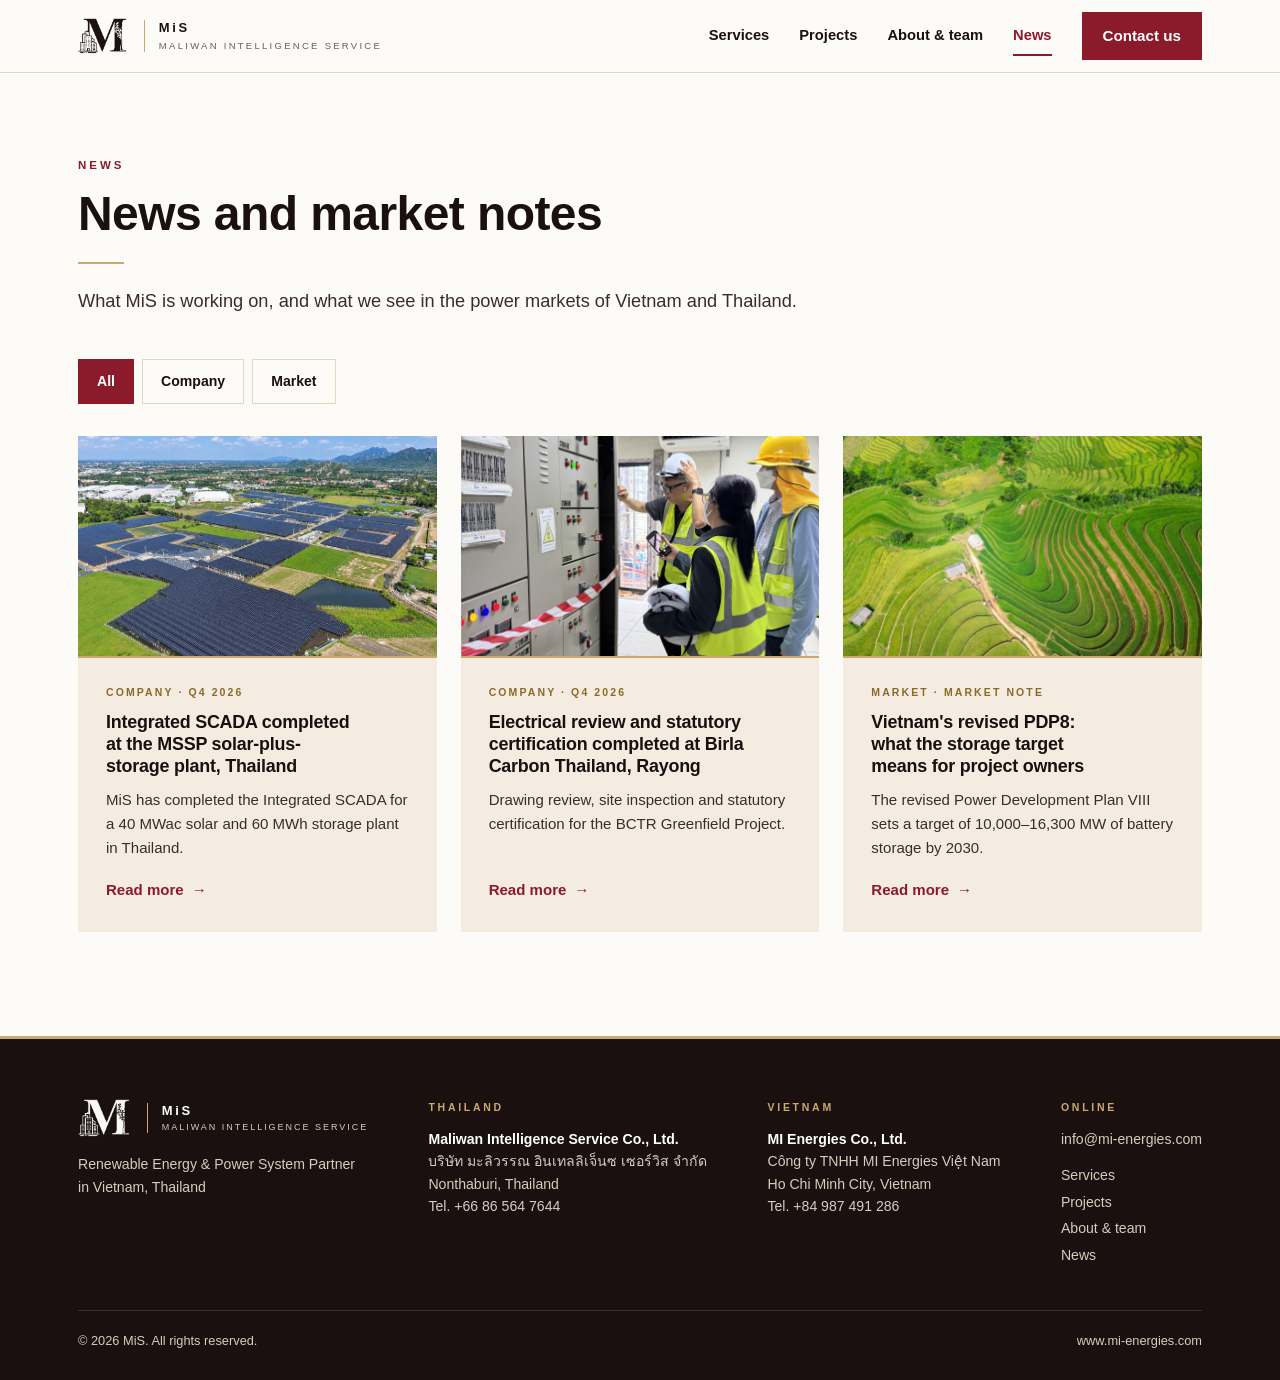
<file: news.html>
<!DOCTYPE html>
<html lang="en"><head><meta charset="UTF-8"><meta name="viewport" content="width=device-width, initial-scale=1">
<title>Page moved – MiS</title><link rel="canonical" href="https://mi-energies.com/news/">
<script>location.replace("/news/" + location.search + location.hash);</script>
<noscript><meta http-equiv="refresh" content="0;url=/news/"></noscript>
</head><body><p>This page has moved to <a href="/news/">/news/</a>.</p></body></html>
</file>
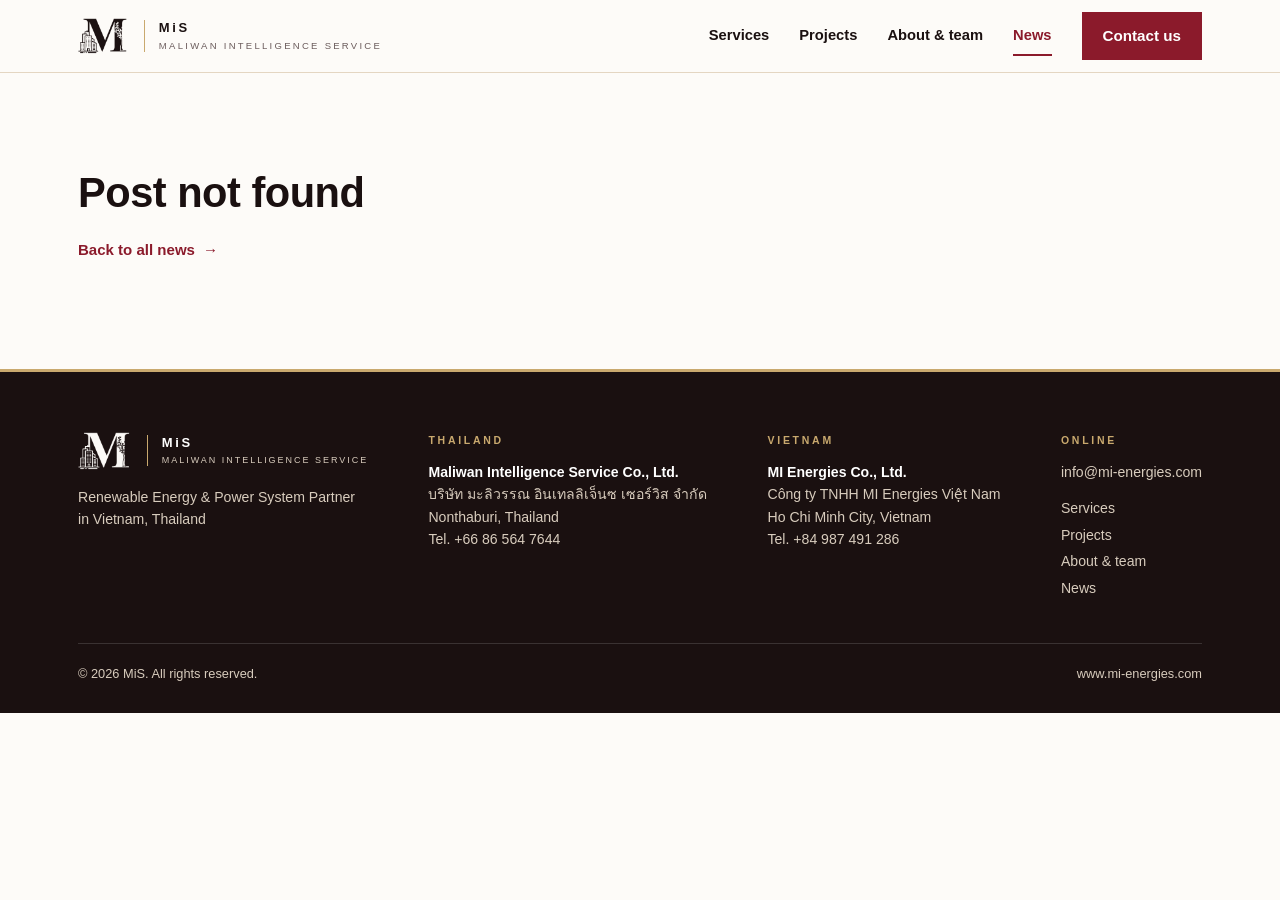
<file: post.html>
<!DOCTYPE html>
<html lang="en"><head><meta charset="UTF-8"><meta name="viewport" content="width=device-width, initial-scale=1">
<title>Page moved – MiS</title><link rel="canonical" href="https://mi-energies.com/post/">
<script>location.replace("/post/" + location.search + location.hash);</script>
<noscript><meta http-equiv="refresh" content="0;url=/post/"></noscript>
</head><body><p>This page has moved to <a href="/post/">/post/</a>.</p></body></html>
</file>
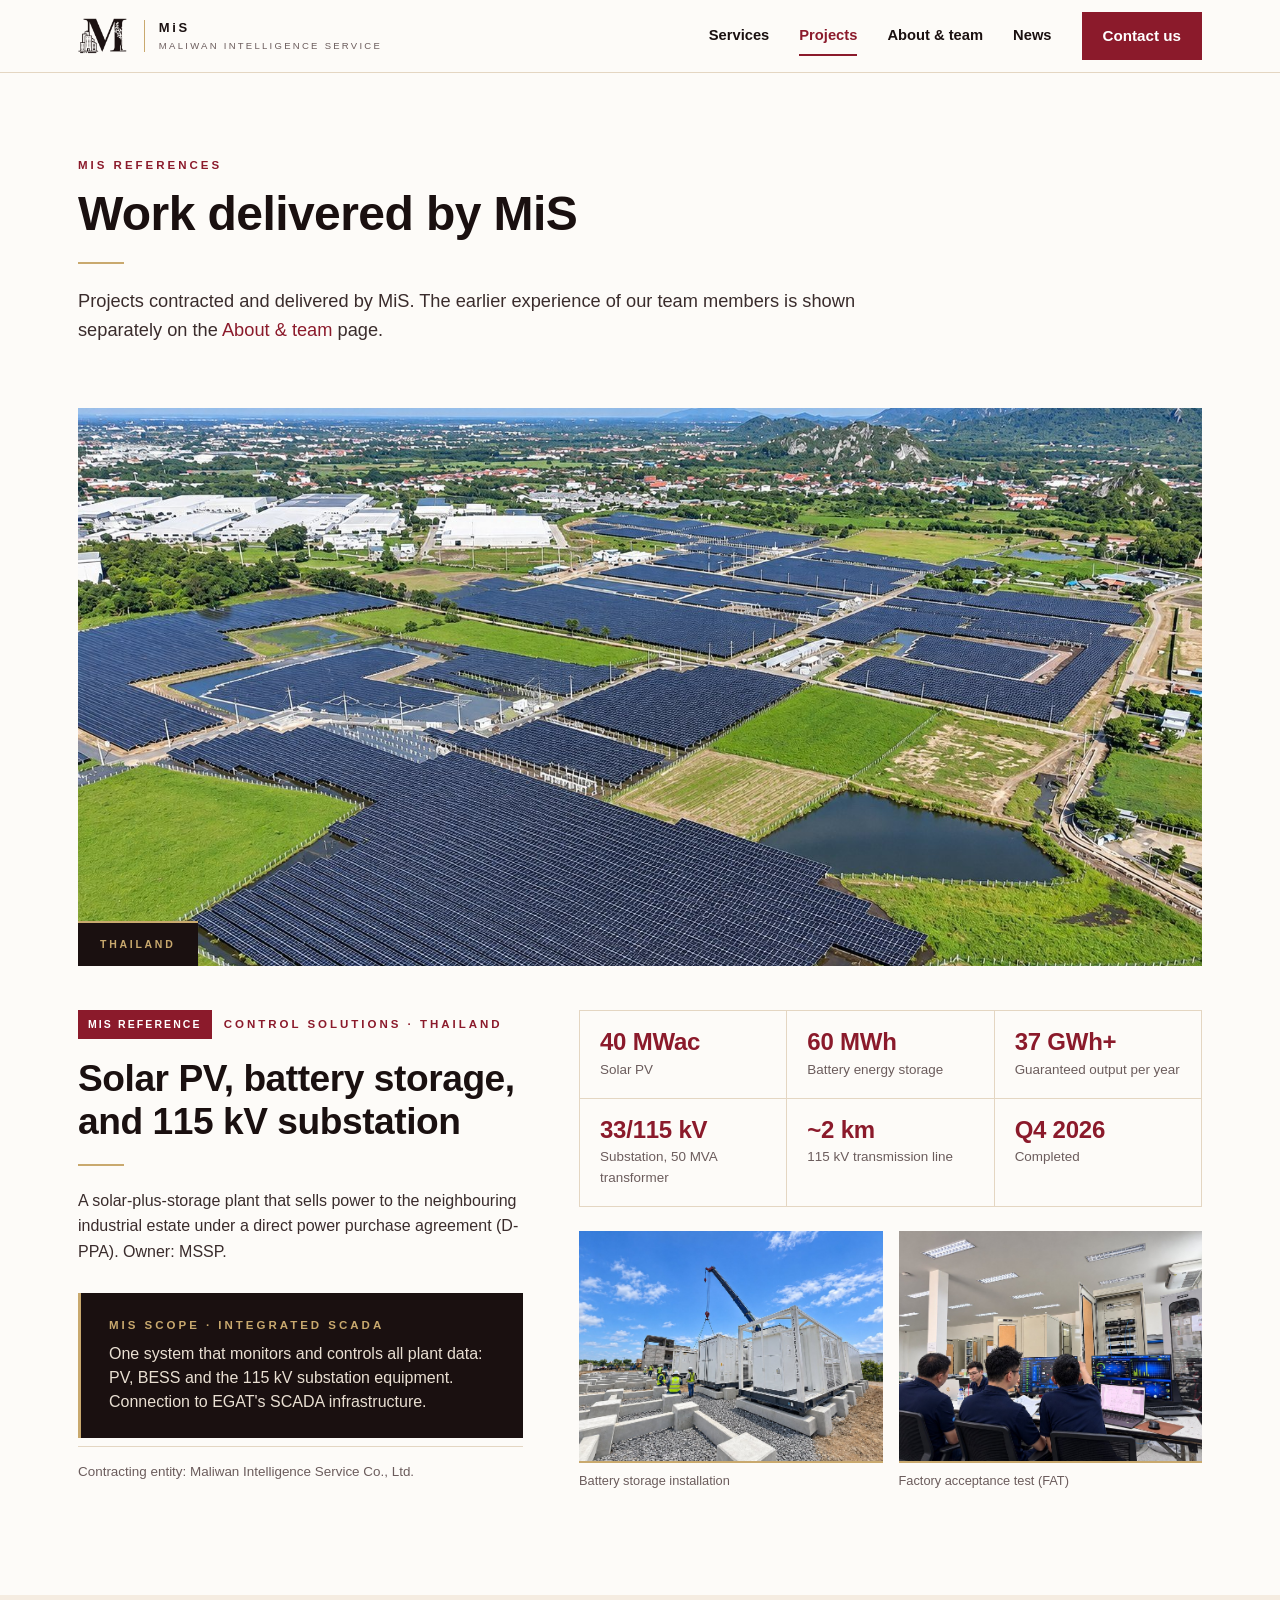
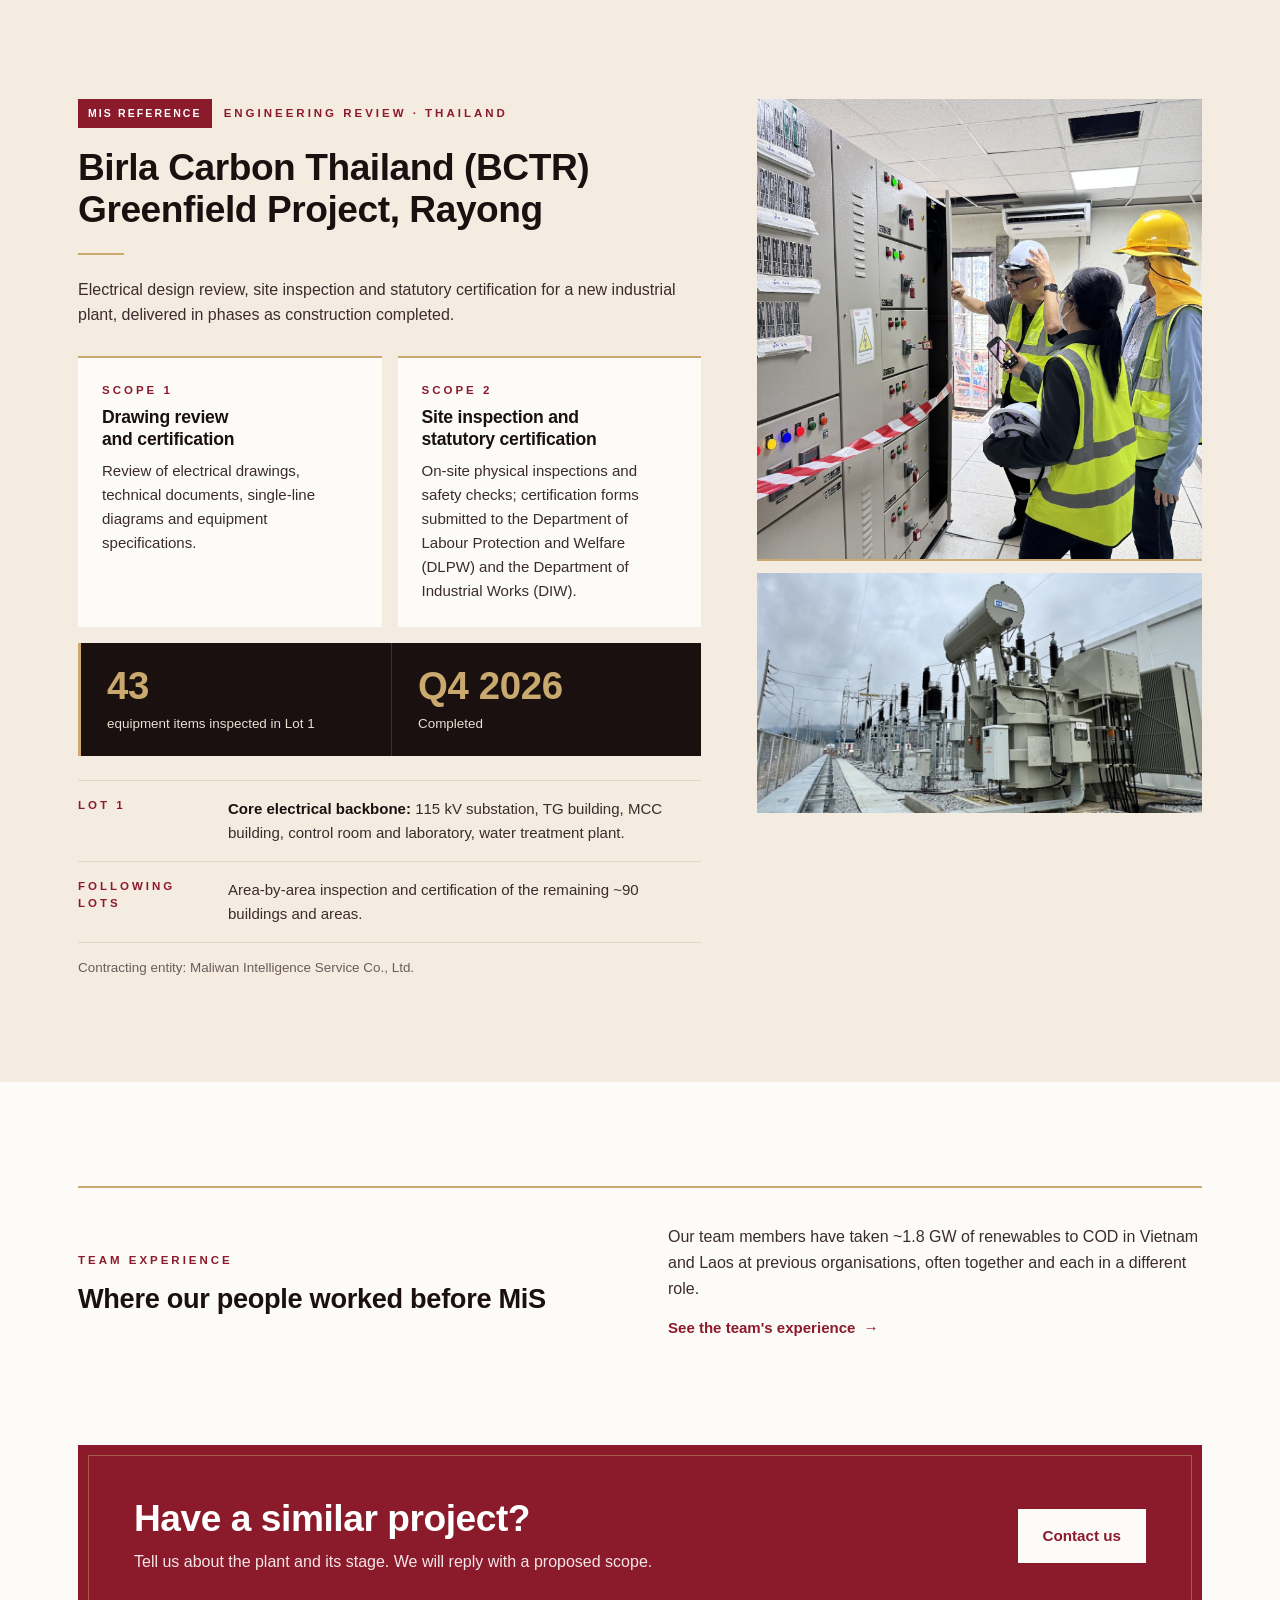
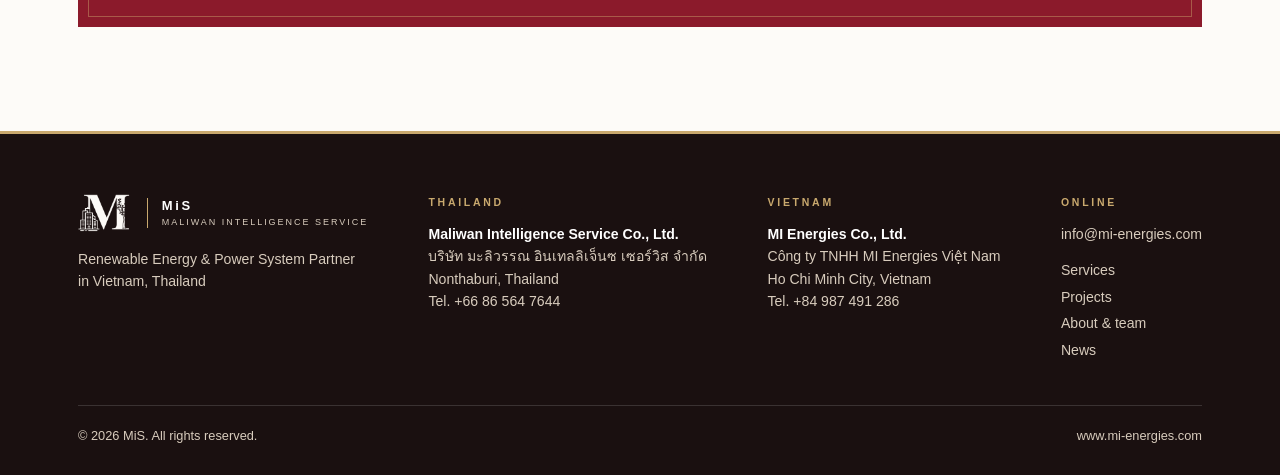
<file: projects.html>
<!DOCTYPE html>
<html lang="en"><head><meta charset="UTF-8"><meta name="viewport" content="width=device-width, initial-scale=1">
<title>Page moved – MiS</title><link rel="canonical" href="https://mi-energies.com/projects/">
<script>location.replace("/projects/" + location.search + location.hash);</script>
<noscript><meta http-equiv="refresh" content="0;url=/projects/"></noscript>
</head><body><p>This page has moved to <a href="/projects/">/projects/</a>.</p></body></html>
</file>
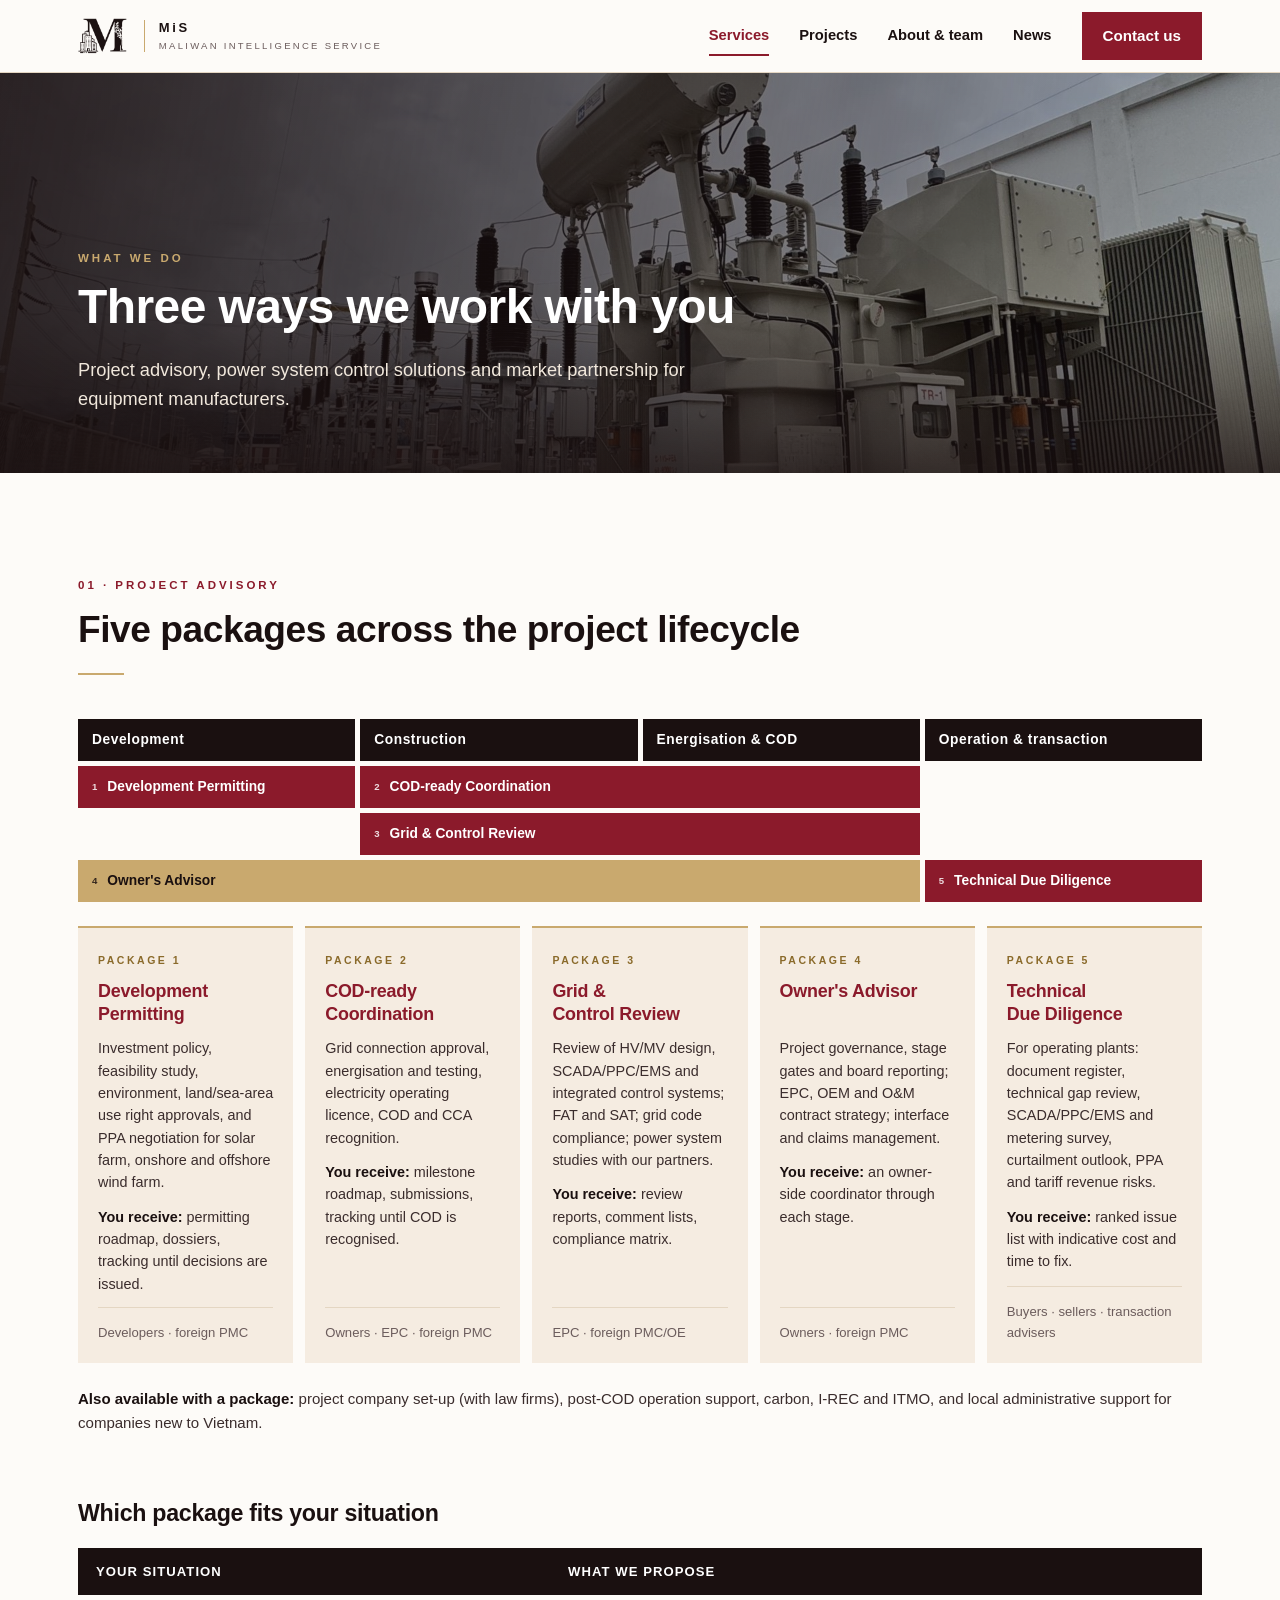
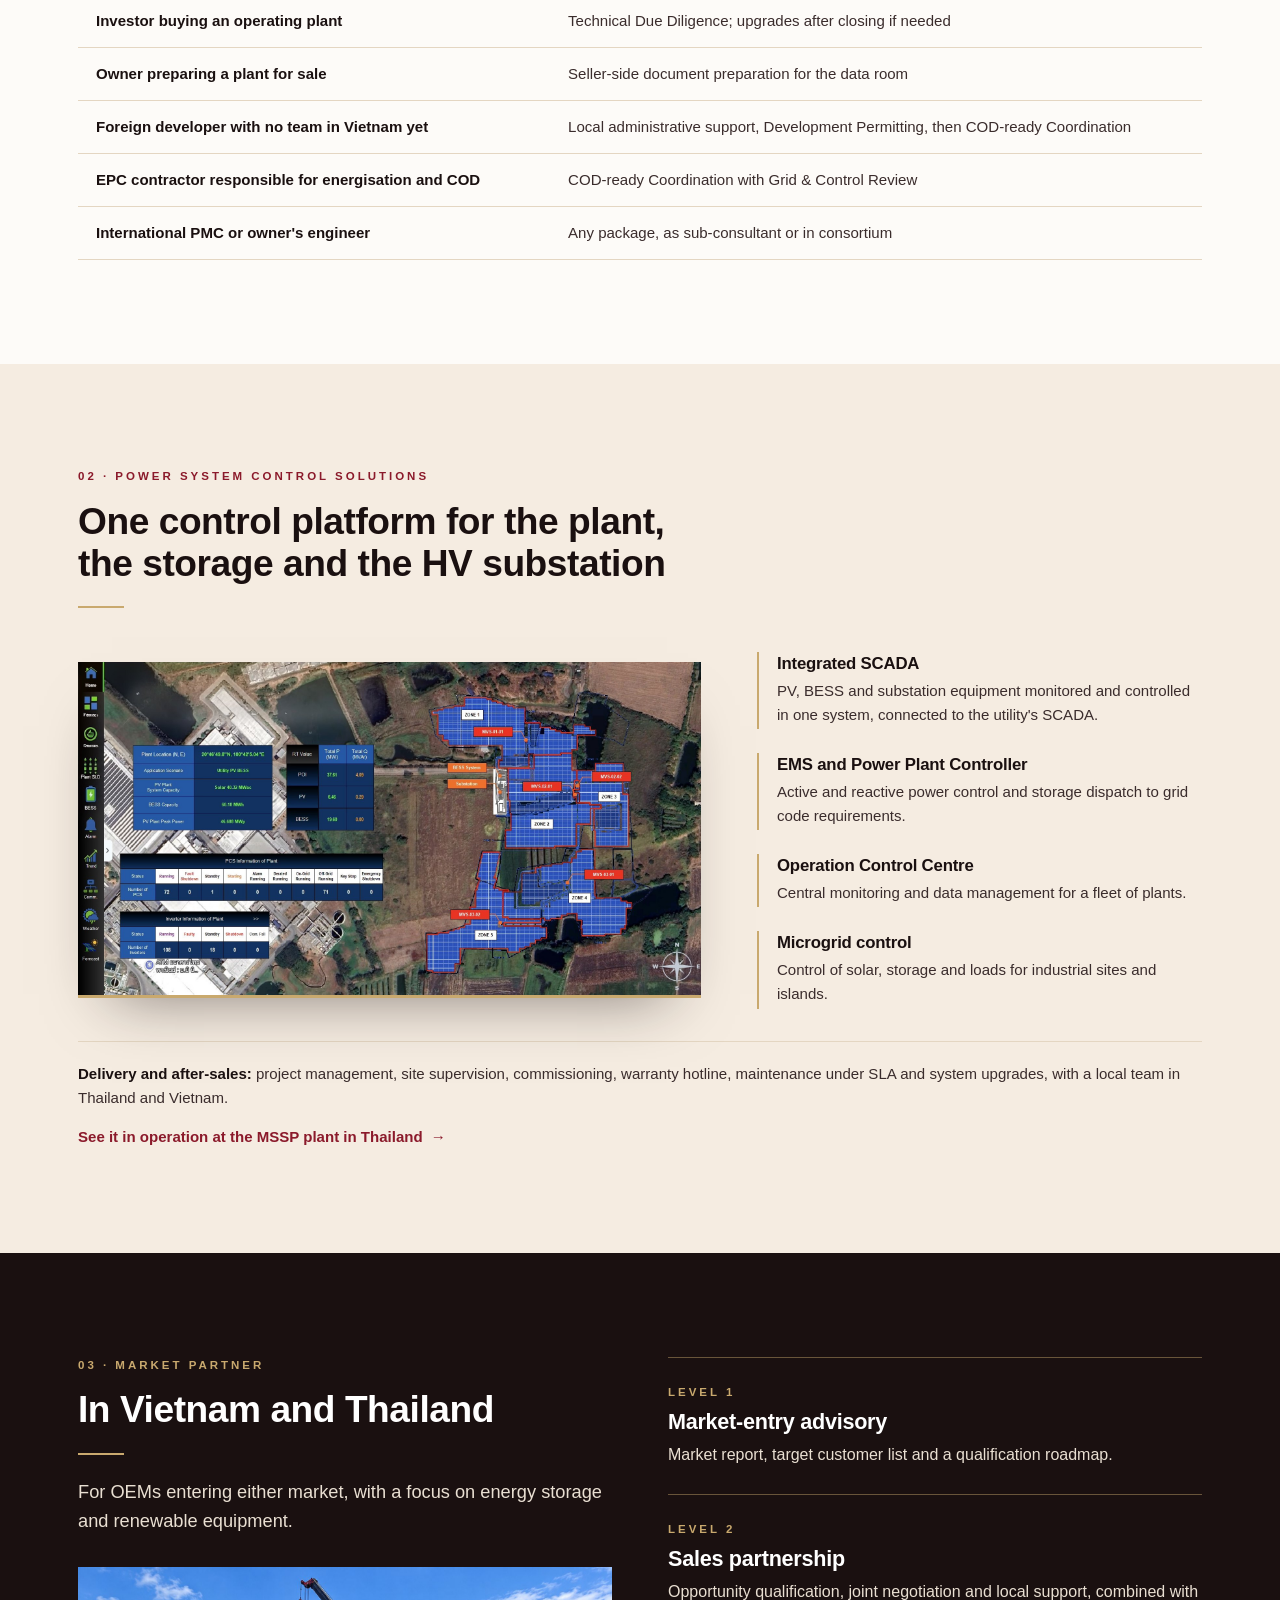
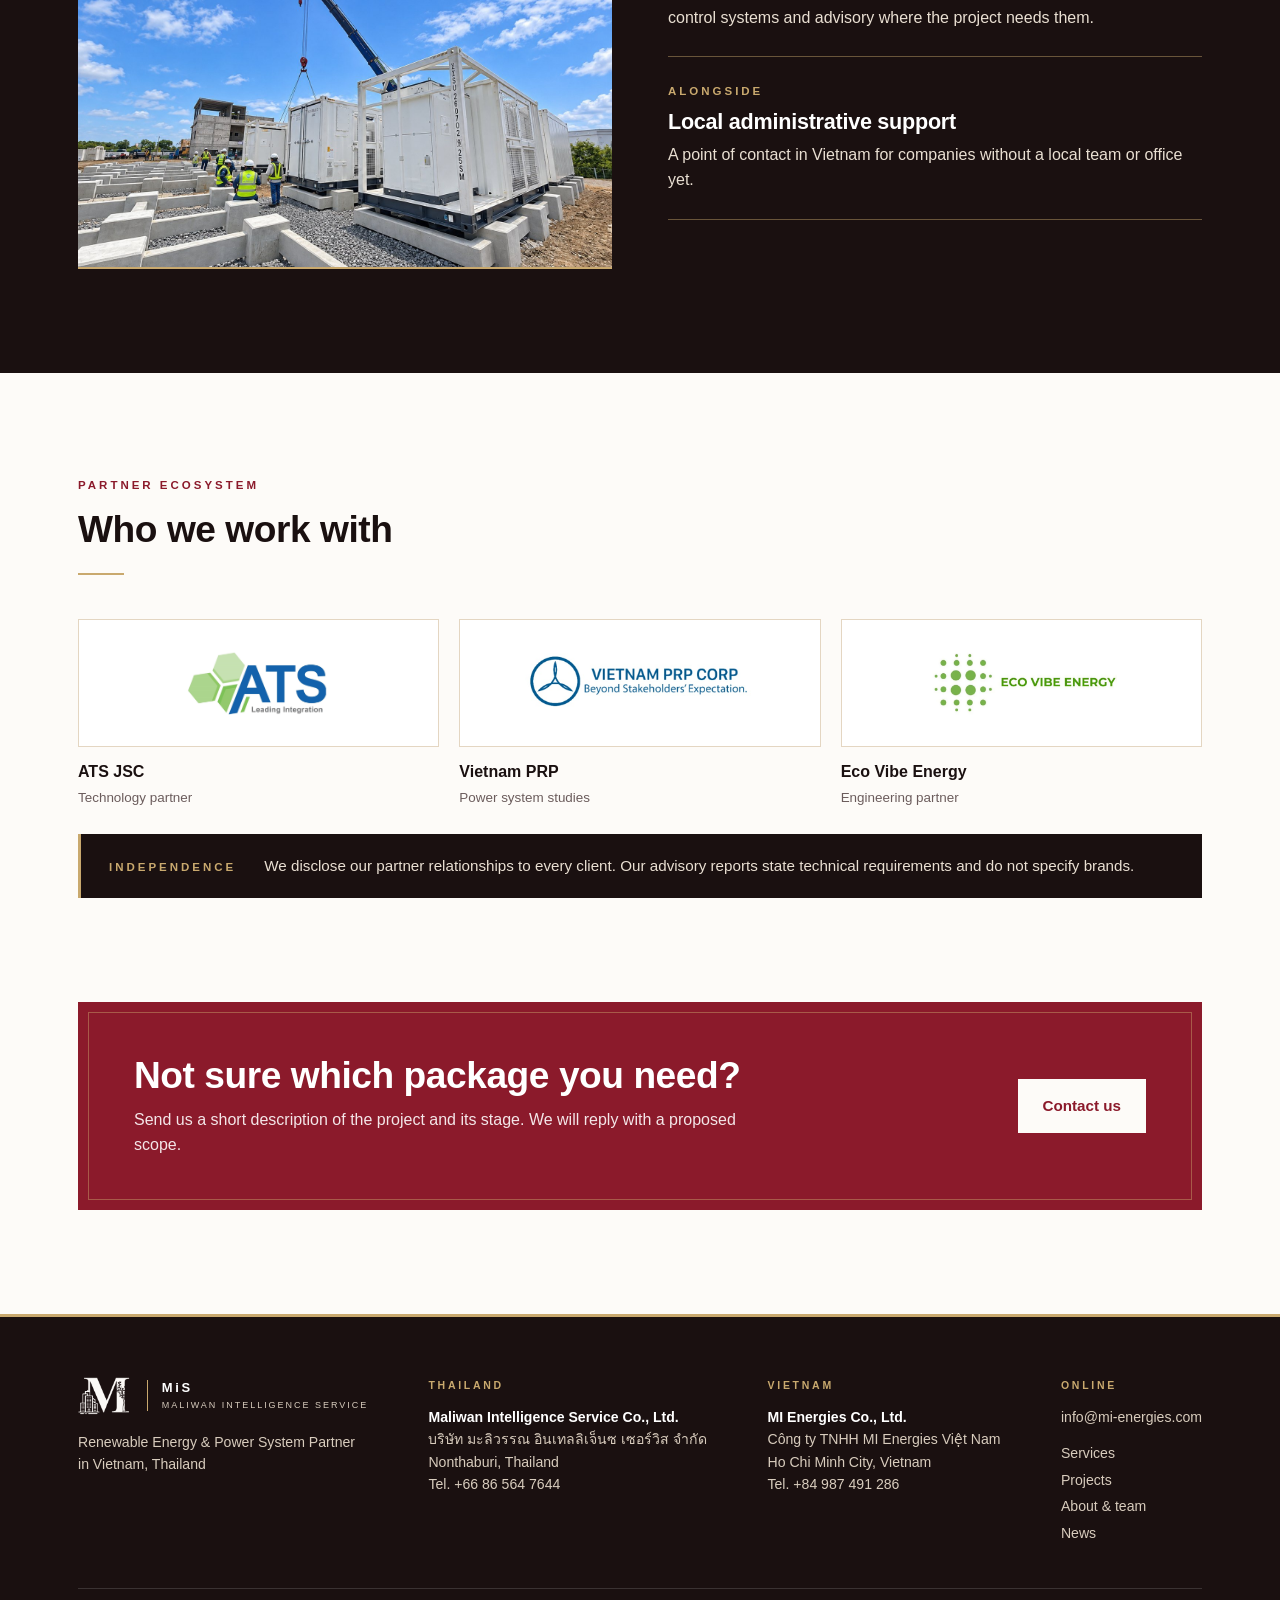
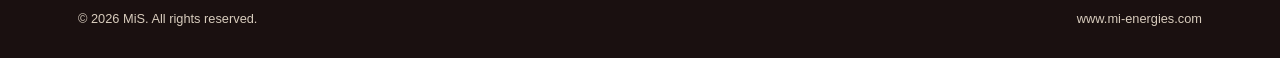
<file: services.html>
<!DOCTYPE html>
<html lang="en"><head><meta charset="UTF-8"><meta name="viewport" content="width=device-width, initial-scale=1">
<title>Page moved – MiS</title><link rel="canonical" href="https://mi-energies.com/services/">
<script>location.replace("/services/" + location.search + location.hash);</script>
<noscript><meta http-equiv="refresh" content="0;url=/services/"></noscript>
</head><body><p>This page has moved to <a href="/services/">/services/</a>.</p></body></html>
</file>
<file: css/style.css>
/* MiS website v1.2 – brand: Burgundy #8B1A2B, Gold #C9A96E, Dark #1A1010, Off-white #FDFBF8 · font Arial */
:root{
  --b:#8B1A2B;--bd:#6E1322;--g:#C9A96E;--gt:#8A6A2A;--d:#1A1010;--o:#FDFBF8;
  --t:#F5ECE1;--l:#E4D6C2;--tx:#3A2C2C;--m:#6B5C5C;
  --w:1180px;--pad:28px;--sec:104px;
  --ease:cubic-bezier(.2,.7,.2,1);
}
*,*::before,*::after{box-sizing:border-box}
html{scroll-behavior:smooth;-webkit-text-size-adjust:100%}
body{margin:0;background:var(--o);color:var(--tx);font-family:Arial,"Helvetica Neue",Helvetica,"Liberation Sans","Sarabun","Noto Sans Thai",sans-serif;font-size:16px;line-height:1.6;-webkit-font-smoothing:antialiased}
img{max-width:100%;height:auto;display:block}
h1,h2,h3,h4,p,ul,ol{margin:0;padding:0}
ul,ol{list-style:none}
a{color:var(--b);text-decoration:none}
a:hover{color:var(--bd)}
:focus-visible{outline:2px solid var(--g);outline-offset:3px}
h1,h2,h3,h4{color:var(--d);letter-spacing:-.012em;text-wrap:balance}
h1{font-size:clamp(2.2rem,4.4vw,3.4rem);line-height:1.08}
h2{font-size:clamp(1.7rem,2.9vw,2.35rem);line-height:1.14}
h3{font-size:1.25rem;line-height:1.25}
.skip{position:absolute;left:-999px;top:0;background:var(--d);color:var(--o);padding:10px 16px;z-index:100}
.skip:focus{left:8px;top:8px;color:var(--o)}

/* layout */
.wrap{max-width:var(--w);margin:0 auto;padding-left:var(--pad);padding-right:var(--pad)}
.sec{padding-top:var(--sec)}
.sec-b{padding-bottom:var(--sec)}
.band{padding-top:var(--sec);padding-bottom:var(--sec)}
.mt{margin-top:var(--sec)}
.grid{display:grid;gap:24px}
.g2{grid-template-columns:repeat(2,minmax(0,1fr))}
.g3{grid-template-columns:repeat(3,minmax(0,1fr))}
.g5{grid-template-columns:repeat(5,minmax(0,1fr));gap:12px}
.refs{grid-template-columns:minmax(0,1.6fr) minmax(0,1fr)}
.split{display:grid;grid-template-columns:minmax(0,1fr) minmax(0,1fr);gap:56px;align-items:start}
.split.wide-r{grid-template-columns:minmax(0,5fr) minmax(0,7fr)}
.split.wide-l{grid-template-columns:minmax(0,7fr) minmax(0,5fr)}
.center{align-items:center}

/* type helpers */
.eyebrow{font-size:11.5px;font-weight:700;letter-spacing:.26em;text-transform:uppercase;color:var(--b);line-height:1.5}
.on-dark .eyebrow,.eyebrow.gold{color:var(--g)}
.rule{width:46px;height:2px;background:var(--g);margin-top:22px}
.head{max-width:820px;margin-bottom:44px}
.head h1,.head h2{margin-top:14px}
.head .lead{margin-top:22px}
.head-row{display:flex;flex-wrap:wrap;align-items:flex-end;justify-content:space-between;gap:16px 32px;margin-bottom:44px}
.head-row .head{margin-bottom:0}
.lead{font-size:1.14rem;line-height:1.6;color:var(--tx)}
.sm{font-size:.94rem}.xs{font-size:.84rem;line-height:1.5}
.muted{color:var(--m)}
.b{font-weight:700;color:var(--d)}
.on-dark{background:var(--d);color:#E9DFD2}
.on-dark h1,.on-dark h2,.on-dark h3,.on-dark .b{color:#fff}
.on-dark .lead{color:#E9DFD2}
.tint{background:var(--t)}
.more{display:inline-flex;align-items:center;gap:8px;font-weight:700;font-size:.94rem;color:var(--b)}
.more::after{content:"→";transition:transform .25s var(--ease)}
.more:hover::after{transform:translateX(4px)}
.on-dark .more{color:var(--g)}

/* buttons */
.btn{display:inline-flex;align-items:center;justify-content:center;gap:8px;background:var(--b);color:#fff;font:inherit;font-weight:700;font-size:.95rem;padding:14px 24px;border:1px solid var(--b);cursor:pointer;transition:background .2s,color .2s,border-color .2s,transform .2s var(--ease)}
.btn:hover{background:var(--bd);border-color:var(--bd);color:#fff;transform:translateY(-1px)}
.btn.gold{background:var(--g);border-color:var(--g);color:var(--d)}
.btn.gold:hover{background:#D8BC86;border-color:#D8BC86;color:var(--d)}
.btn.ghost{background:transparent;border-color:rgba(255,255,255,.55);color:#fff}
.btn.ghost:hover{background:rgba(255,255,255,.1);border-color:#fff}
.btn.light{background:var(--o);border-color:var(--o);color:var(--b)}
.btn.light:hover{background:#fff;color:var(--bd)}
.btns{display:flex;flex-wrap:wrap;gap:12px}

/* header */
.hdr{position:sticky;top:0;z-index:50;background:rgba(253,251,248,.92);backdrop-filter:saturate(1.4) blur(10px);-webkit-backdrop-filter:saturate(1.4) blur(10px);border-bottom:1px solid var(--l)}
.hdr .wrap{display:flex;align-items:center;justify-content:space-between;gap:20px;height:72px}
.brand{display:flex;align-items:center;gap:14px;color:var(--d)}
.brand:hover{color:var(--d)}
.brand img{height:36px;width:auto}
.brand .bt{border-left:1px solid var(--g);padding-left:14px;line-height:1.25}
.brand .bn{display:block;font-weight:700;font-size:13px;letter-spacing:.2em}
.brand .bs{display:block;font-size:9.5px;letter-spacing:.24em;text-transform:uppercase;color:var(--m);margin-top:3px}
.nav{display:flex;align-items:center;gap:30px;font-size:.92rem;font-weight:700}
.nav a:not(.btn){color:var(--d);padding:8px 0;position:relative}
.nav a:not(.btn)::after{content:"";position:absolute;left:0;right:0;bottom:0;height:2px;background:var(--b);transform:scaleX(0);transform-origin:left;transition:transform .25s var(--ease)}
.nav a:not(.btn):hover::after,.nav a.on::after{transform:scaleX(1)}
.nav a.on{color:var(--b)}
.nav .btn{padding:11px 20px}
.burger{display:none;background:none;border:1px solid var(--l);padding:9px 14px;font:inherit;font-size:.9rem;font-weight:700;color:var(--d);cursor:pointer}

/* hero */
.hero{position:relative;color:#fff;background:var(--d);overflow:hidden;isolation:isolate}
.hero .bg{position:absolute;inset:0;background-size:cover;background-position:center;z-index:-2;animation:slowzoom 18s var(--ease) both}
.hero::before{content:"";position:absolute;inset:0;z-index:-1;background:linear-gradient(100deg,rgba(26,16,16,.9) 0%,rgba(26,16,16,.66) 46%,rgba(26,16,16,.22) 100%),linear-gradient(0deg,rgba(26,16,16,.72) 0%,rgba(26,16,16,0) 42%)}
.hero .frame{position:absolute;inset:22px;border:1px solid rgba(201,169,110,.55);pointer-events:none}
.hero .wrap{position:relative;min-height:min(86vh,760px);display:flex;flex-direction:column;justify-content:flex-end;padding-top:120px;padding-bottom:64px}
.hero h1{color:#fff;max-width:800px;margin-top:26px}
.hero h1 span{display:block;font-size:.5em;color:var(--g);letter-spacing:0;margin-top:14px;line-height:1.2}
.hero .lead{color:#F1E8DC;max-width:660px;margin-top:22px}
.hero .btns{margin-top:32px}
.hero .rule{width:54px;height:3px;margin:0}
.pillars{display:grid;grid-template-columns:repeat(3,minmax(0,1fr));margin-top:60px;border-top:1px solid rgba(201,169,110,.6)}
.pillars a{color:#fff;padding:20px 24px 0 0;display:block}
.pillars a+a{border-left:1px solid rgba(255,255,255,.22);padding-left:24px}
.pillars .n{font-size:11px;font-weight:700;letter-spacing:.2em;color:var(--g)}
.pillars .t{font-weight:700;margin-top:6px;line-height:1.3}
.pillars .s{font-size:.86rem;color:#D8CCBD;margin-top:2px}
.pillars a:hover .t{color:var(--g)}
.phero .wrap{min-height:400px;padding-top:96px;padding-bottom:60px}
.phero h1{font-size:clamp(2rem,3.8vw,3rem);margin-top:14px}
@keyframes slowzoom{from{transform:scale(1.07)}to{transform:scale(1)}}

/* plain page head */
.pagehead{padding-top:84px}
.pagehead h1{font-size:clamp(2rem,3.8vw,3rem)}

/* photos */
.ph{background-size:cover;background-position:center;background-color:#4A3434}
.zoom{overflow:hidden}
.zoom>.ph,.zoom>img{transition:transform .9s var(--ease)}
a:hover .zoom>.ph,.zoom:hover>.ph,.zoom:hover>img{transform:scale(1.045)}
.cap{font-size:.8rem;color:var(--m);margin-top:8px}

/* cards */
.card{background:var(--t);display:flex;flex-direction:column;color:var(--tx);height:100%}
a.card{transition:transform .35s var(--ease),box-shadow .35s var(--ease)}
a.card:hover{color:var(--tx);transform:translateY(-4px);box-shadow:0 18px 40px -22px rgba(26,16,16,.45)}
.card .zoom{border-bottom:2px solid var(--g)}
.card .body{padding:26px 28px 30px;display:flex;flex-direction:column;gap:10px;flex:1}
.card h3{font-size:1.3rem}
.card .more{margin-top:auto;padding-top:8px}
.market .ph{height:330px}
.market h3{font-size:1.7rem;color:var(--b)}
.svc{background:var(--t);border-top:2px solid var(--g);padding:30px 28px 28px;display:flex;flex-direction:column;gap:12px;height:100%;transition:transform .35s var(--ease),box-shadow .35s var(--ease)}
.svc:hover{transform:translateY(-4px);box-shadow:0 18px 40px -22px rgba(26,16,16,.45)}
.svc .n{font-size:2.3rem;font-weight:700;color:var(--g);line-height:1}
.svc .for{margin-top:auto;padding-top:16px;border-top:1px solid var(--l);font-size:.84rem;color:var(--m)}
.svc .for b{color:var(--d)}
.indep{display:flex;flex-wrap:wrap;gap:8px 28px;align-items:baseline;background:var(--d);color:#E9DFD2;border-left:3px solid var(--g);padding:20px 28px;margin-top:24px;font-size:.95rem}

/* vision / scope box */
.box{background:var(--d);color:#fff;border-left:3px solid var(--g);padding:24px 28px}
.box .eyebrow{color:var(--g)}
.box p{margin-top:8px;font-weight:700;line-height:1.5}
.box p.n{font-weight:400;color:#E9DFD2}

/* numbered list */
.where li{display:flex;gap:20px;align-items:baseline;padding:16px 0;border-top:1px solid var(--l)}
.where li:last-child{border-bottom:1px solid var(--l)}
.where .n{font-weight:700;color:var(--b);font-size:1.15rem;min-width:18px}

/* stats */
.stats{display:grid;grid-template-columns:repeat(3,minmax(0,1fr));background:var(--t);border-top:2px solid var(--g)}
.stats>div{padding:26px 28px}
.stats>div+div{border-left:1px solid var(--l)}
.num{font-size:clamp(1.7rem,3vw,2.4rem);font-weight:700;color:var(--b);line-height:1.1;letter-spacing:-.01em}
.stats .xs{margin-top:8px;color:var(--m)}
.on-dark .stats{background:rgba(255,255,255,.05);border-top-color:var(--g)}
.on-dark .stats>div+div{border-left-color:rgba(255,255,255,.14)}
.on-dark .num{color:var(--g)}
.on-dark .stats .xs{color:#D8CCBD}
.facts{display:grid;grid-template-columns:repeat(3,minmax(0,1fr));border-top:1px solid var(--l);border-left:1px solid var(--l)}
.facts>div{padding:18px 20px;border-right:1px solid var(--l);border-bottom:1px solid var(--l)}
.facts .num{font-size:1.5rem}
.facts .xs{color:var(--m);margin-top:4px}
.seats{display:grid;grid-template-columns:repeat(5,minmax(0,1fr));gap:6px}
.seats div{background:var(--b);color:#fff;font-weight:700;font-size:.9rem;text-align:center;padding:14px 8px;line-height:1.25}
.worked{display:grid;grid-template-columns:repeat(4,minmax(0,1fr));border-bottom:1px solid var(--l);padding-bottom:22px}
.worked>div{padding:2px 20px}
.worked>div:first-child{padding-left:0}
.worked>div+div{border-left:1px solid var(--l)}
.worked .num{font-size:1.6rem}
.worked .xs{color:var(--m);margin-top:6px}
.caps{display:grid;grid-template-columns:repeat(2,minmax(0,1fr));gap:24px 40px}
.caps>div{border-left:2px solid var(--g);padding:2px 0 2px 18px}
.caps h3,.feat h3{font-size:1.05rem;margin-bottom:4px}
.caps .wide{grid-column:1/-1}
.note{font-size:.84rem;font-style:italic;color:var(--m)}

/* lifecycle + packages */
.life{display:grid;grid-template-columns:repeat(4,minmax(0,1fr));gap:5px;font-size:.86rem;font-weight:700}
.life>div{padding:10px 14px;display:flex;align-items:center;gap:10px;min-height:38px}
.life .phase{background:var(--d);color:#fff;letter-spacing:.04em}
.life .bar{background:var(--b);color:#fff}
.life .bar.g{background:var(--g);color:var(--d)}
.life sup{font-size:.7em;opacity:.85}
.pkgs{margin-top:24px}
.pkg{background:var(--t);border-top:2px solid var(--g);padding:24px 20px 20px;display:flex;flex-direction:column;gap:12px;height:100%}
.pkg .k{font-size:10.5px;font-weight:700;letter-spacing:.24em;color:var(--gt)}
.pkg h3{color:var(--b);font-size:1.12rem;min-height:2.5em}
.pkg p{font-size:.9rem;line-height:1.55}
.pkg .for{margin-top:auto;padding-top:14px;border-top:1px solid var(--l);font-size:.82rem;color:var(--m)}
.tbl{overflow-x:auto}
table{width:100%;min-width:600px;border-collapse:collapse;font-size:.94rem}
th{text-align:left;padding:13px 18px;background:var(--d);color:#fff;font-size:.82rem;letter-spacing:.08em;text-transform:uppercase}
td{padding:14px 18px;border-bottom:1px solid var(--l);vertical-align:top}
td:first-child{font-weight:700;color:var(--d);width:42%}
.feat{display:grid;grid-template-columns:repeat(2,minmax(0,1fr));gap:24px 40px}
.feat>div{border-left:2px solid var(--g);padding:2px 0 2px 18px}
.shot{border-bottom:3px solid var(--g);background:var(--d);box-shadow:0 30px 60px -34px rgba(26,16,16,.55)}
.shot img{width:100%}
.delivery{border-top:1px solid var(--l);margin-top:32px;padding-top:20px}
.levels>div{padding:26px 0;border-top:1px solid rgba(201,169,110,.45)}
.levels>div:last-child{border-bottom:1px solid rgba(201,169,110,.45)}
.levels h3{margin:8px 0 6px;font-size:1.35rem}

/* projects */
.tag{display:inline-block;background:var(--b);color:#fff;font-size:10.5px;font-weight:700;letter-spacing:.2em;text-transform:uppercase;padding:6px 10px;margin-right:12px}
.proj-hero{position:relative}
.proj-hero .ph{height:min(62vh,560px)}
.proj-hero .loc{position:absolute;left:0;bottom:0;background:var(--d);color:#fff;padding:14px 22px;border-top:2px solid var(--g);font-size:.84rem}
.proj-hero .loc .eyebrow{color:var(--g);font-size:10.5px}
.entity{font-size:.84rem;color:var(--m);border-top:1px solid var(--l);padding-top:14px;margin-top:8px}
.scope{background:var(--t);border-top:2px solid var(--g);padding:24px;height:100%}
.scope h3{margin:8px 0;font-size:1.1rem}
.lots>div{display:grid;grid-template-columns:130px minmax(0,1fr);gap:20px;padding:16px 0;border-top:1px solid var(--l)}
.lots>div:last-child{border-bottom:1px solid var(--l)}

/* team */
.person{background:var(--t);display:flex;flex-direction:column;height:100%}
.person .ph{aspect-ratio:6/5.4;background-position:center 18%;border-bottom:2px solid var(--g)}
.person .body{padding:24px 26px 28px}
.person h3{font-size:1.25rem}
.person .role{color:var(--b);font-weight:700;font-size:.88rem;margin:6px 0 14px;line-height:1.35}
.person p{font-size:.94rem}

/* partners */
.partners{display:grid;grid-template-columns:repeat(3,minmax(0,1fr));gap:20px}
.partners a{color:var(--tx);display:flex;flex-direction:column;gap:12px}
.partners .logo{background:#fff;border:1px solid var(--l);height:128px;display:flex;align-items:center;justify-content:center;padding:26px;transition:border-color .25s,box-shadow .35s var(--ease)}
.partners a:hover .logo{border-color:var(--g);box-shadow:0 16px 32px -22px rgba(26,16,16,.4)}
.partners .logo img{max-height:100%;max-width:78%}

/* gallery */
.gal{display:grid;grid-template-columns:1fr 1.7fr 1fr;gap:10px}
.gal .ph{height:380px}
.gal.even{grid-template-columns:repeat(3,1fr)}
.gal.even .ph{height:300px}

/* CTA */
.cta{position:relative;background:var(--b);color:#fff;padding:52px 56px;display:flex;flex-wrap:wrap;align-items:center;justify-content:space-between;gap:28px;overflow:hidden}
.cta::after{content:"";position:absolute;inset:10px;border:1px solid rgba(201,169,110,.45);pointer-events:none}
.cta h2{color:#fff}
.cta p{color:#F4E6E8;margin-top:10px;max-width:640px}
.cta>div{flex:1 1 420px}
.cta .btn{position:relative;z-index:1}

/* news */
.news-grid{display:grid;grid-template-columns:repeat(3,minmax(0,1fr));gap:24px}
.news-grid .ph{height:220px}
.news-grid h3{font-size:1.12rem}
.meta{font-size:10.5px;letter-spacing:.2em;font-weight:700;color:var(--gt);text-transform:uppercase}
.chips{display:flex;flex-wrap:wrap;gap:8px;margin-bottom:32px}
.chip{background:transparent;border:1px solid var(--l);padding:10px 18px;font:inherit;font-size:.88rem;font-weight:700;color:var(--d);cursor:pointer;transition:background .2s,border-color .2s,color .2s}
.chip:hover{border-color:var(--b)}
.chip.on{background:var(--b);border-color:var(--b);color:#fff}
.post{max-width:780px}
.post h1{font-size:clamp(1.8rem,3.4vw,2.6rem);margin-top:14px}
.post p{margin-top:20px;font-size:1.06rem;line-height:1.7}
.post img{margin-top:32px;width:100%;border-bottom:3px solid var(--g)}

/* contact */
.contact-sec{position:relative;isolation:isolate}
.contact-sec .bg{position:absolute;inset:0;z-index:-1;background:linear-gradient(rgba(26,16,16,.86),rgba(26,16,16,.9)),url(../images/a01-road.jpg) center/cover}
.people{display:flex;flex-wrap:wrap;gap:20px 40px;margin-top:8px}
.people>div{border-left:2px solid var(--g);padding-left:16px}
.people .r{color:var(--g);font-size:.84rem;margin:2px 0 8px}
.people a,.ents a{color:#fff}
.people a:hover,.ents a:hover{color:var(--g)}
.ents{display:grid;grid-template-columns:repeat(2,minmax(0,1fr));gap:24px 32px;border-top:1px solid rgba(201,169,110,.45);padding-top:24px}
.ents .xs{color:#D8CCBD}
form.contact{background:var(--o);color:var(--tx);padding:36px;display:flex;flex-direction:column;gap:18px;border-top:3px solid var(--g)}
form.contact label{font-size:.84rem;font-weight:700;color:var(--d);display:flex;flex-direction:column;gap:7px}
form.contact input,form.contact select,form.contact textarea{font:inherit;padding:12px 14px;border:1px solid #BDAE9A;background:#fff;width:100%;color:var(--d);border-radius:0}
form.contact input:focus,form.contact select:focus,form.contact textarea:focus{outline:2px solid var(--g);outline-offset:0;border-color:var(--g)}
form.contact .note{font-style:normal}

/* footer */
.ftr{background:var(--d);color:#D8CCBD;font-size:.88rem;border-top:3px solid var(--g)}
.ftr .wrap{padding-top:60px;padding-bottom:28px}
.ftr .cols{display:grid;grid-template-columns:290px auto auto auto;justify-content:space-between;gap:36px}
.ftr a{color:#D8CCBD}.ftr a:hover{color:var(--g)}
.ftr .h{font-size:10.5px;font-weight:700;letter-spacing:.26em;text-transform:uppercase;color:var(--g);margin-bottom:12px}
.ftr .co{font-weight:700;color:#fff}
.ftr .fbrand{display:flex;align-items:center;gap:14px;color:#fff;margin-bottom:16px}
.ftr .fbrand img{height:38px;width:auto;flex:none}
.ftr .fbrand .bt{border-left:1px solid var(--g);padding-left:14px;line-height:1.25}
.ftr .fbrand .bn{display:block;font-weight:700;font-size:13px;letter-spacing:.2em}
.ftr .fbrand .bs{white-space:nowrap;display:block;font-size:9px;letter-spacing:.22em;text-transform:uppercase;color:#D8CCBD;margin-top:3px}
.ftr li{margin-top:4px}
.ftr .bot{border-top:1px solid rgba(255,255,255,.14);margin-top:44px;padding-top:20px;font-size:.8rem;display:flex;flex-wrap:wrap;justify-content:space-between;gap:8px 24px}

/* reveal on scroll (only when JS is running) */
.js .rv{opacity:0;transform:translateY(22px);transition:opacity .8s var(--ease),transform .8s var(--ease)}
.js .rv.in{opacity:1;transform:none}
.js .rv.d1{transition-delay:.08s}.js .rv.d2{transition-delay:.16s}.js .rv.d3{transition-delay:.24s}.js .rv.d4{transition-delay:.32s}
@media(prefers-reduced-motion:reduce){
  html{scroll-behavior:auto}
  .js .rv{opacity:1;transform:none;transition:none}
  .hero .bg{animation:none}
  *{transition-duration:.01ms!important}
}

/* responsive */
@media(max-width:1040px){
  :root{--sec:84px}
  .g5{grid-template-columns:repeat(3,minmax(0,1fr))}
  .split,.split.wide-r,.split.wide-l{grid-template-columns:minmax(0,1fr);gap:40px}
  .ftr .cols{grid-template-columns:repeat(2,minmax(0,1fr))}
  .news-grid{grid-template-columns:repeat(2,minmax(0,1fr))}
}
@media(max-width:860px){
  .burger{display:block}
  .nav{display:none;position:absolute;left:0;right:0;top:100%;background:var(--o);border-bottom:1px solid var(--l);flex-direction:column;align-items:flex-start;gap:6px;padding:12px var(--pad) 24px;box-shadow:0 20px 30px -24px rgba(26,16,16,.5)}
  .nav.open{display:flex}
  .nav .btn{margin-top:8px}
  .g3,.partners,.refs{grid-template-columns:minmax(0,1fr)}
  .life{display:none}
  .seats{grid-template-columns:repeat(2,minmax(0,1fr))}
  .seats div:last-child{grid-column:1/-1}
  .worked{grid-template-columns:repeat(2,minmax(0,1fr));row-gap:22px}
  .worked>div:nth-child(odd){padding-left:0;border-left:0}
  .gal,.gal.even{grid-template-columns:minmax(0,1fr)}
  .gal .ph,.gal.even .ph{height:240px}
  .cta{padding:40px 32px}
}
@media(max-width:640px){
  :root{--sec:64px;--pad:20px}
  body{font-size:15.5px}
  .g2,.g5,.caps,.feat,.news-grid,.ents,.ftr .cols{grid-template-columns:minmax(0,1fr)}
  .stats{grid-template-columns:minmax(0,1fr)}
  .stats>div+div{border-left:0;border-top:1px solid var(--l)}
  .on-dark .stats>div+div{border-top-color:rgba(255,255,255,.14)}
  .facts{grid-template-columns:repeat(2,minmax(0,1fr))}
  .pillars{grid-template-columns:minmax(0,1fr);margin-top:40px}
  .pillars a,.pillars a+a{border-left:0;padding:14px 0 0}
  .pillars a+a{border-top:1px solid rgba(255,255,255,.18);margin-top:14px}
  .hero .frame{inset:10px}
  .hero .wrap{padding-bottom:44px}
  .brand .bs{display:none}
  .market .ph{height:240px}
  .lots>div{grid-template-columns:minmax(0,1fr);gap:4px}
  .pkg h3{min-height:0}
  form.contact{padding:24px}
}

/* compact stats inside a split column */
.split .stats>div{padding:22px 20px}
.split .stats .num{font-size:clamp(1.35rem,2vw,1.75rem);white-space:nowrap}
.split .seats div{font-size:.8rem;padding:12px 6px}
</file>
